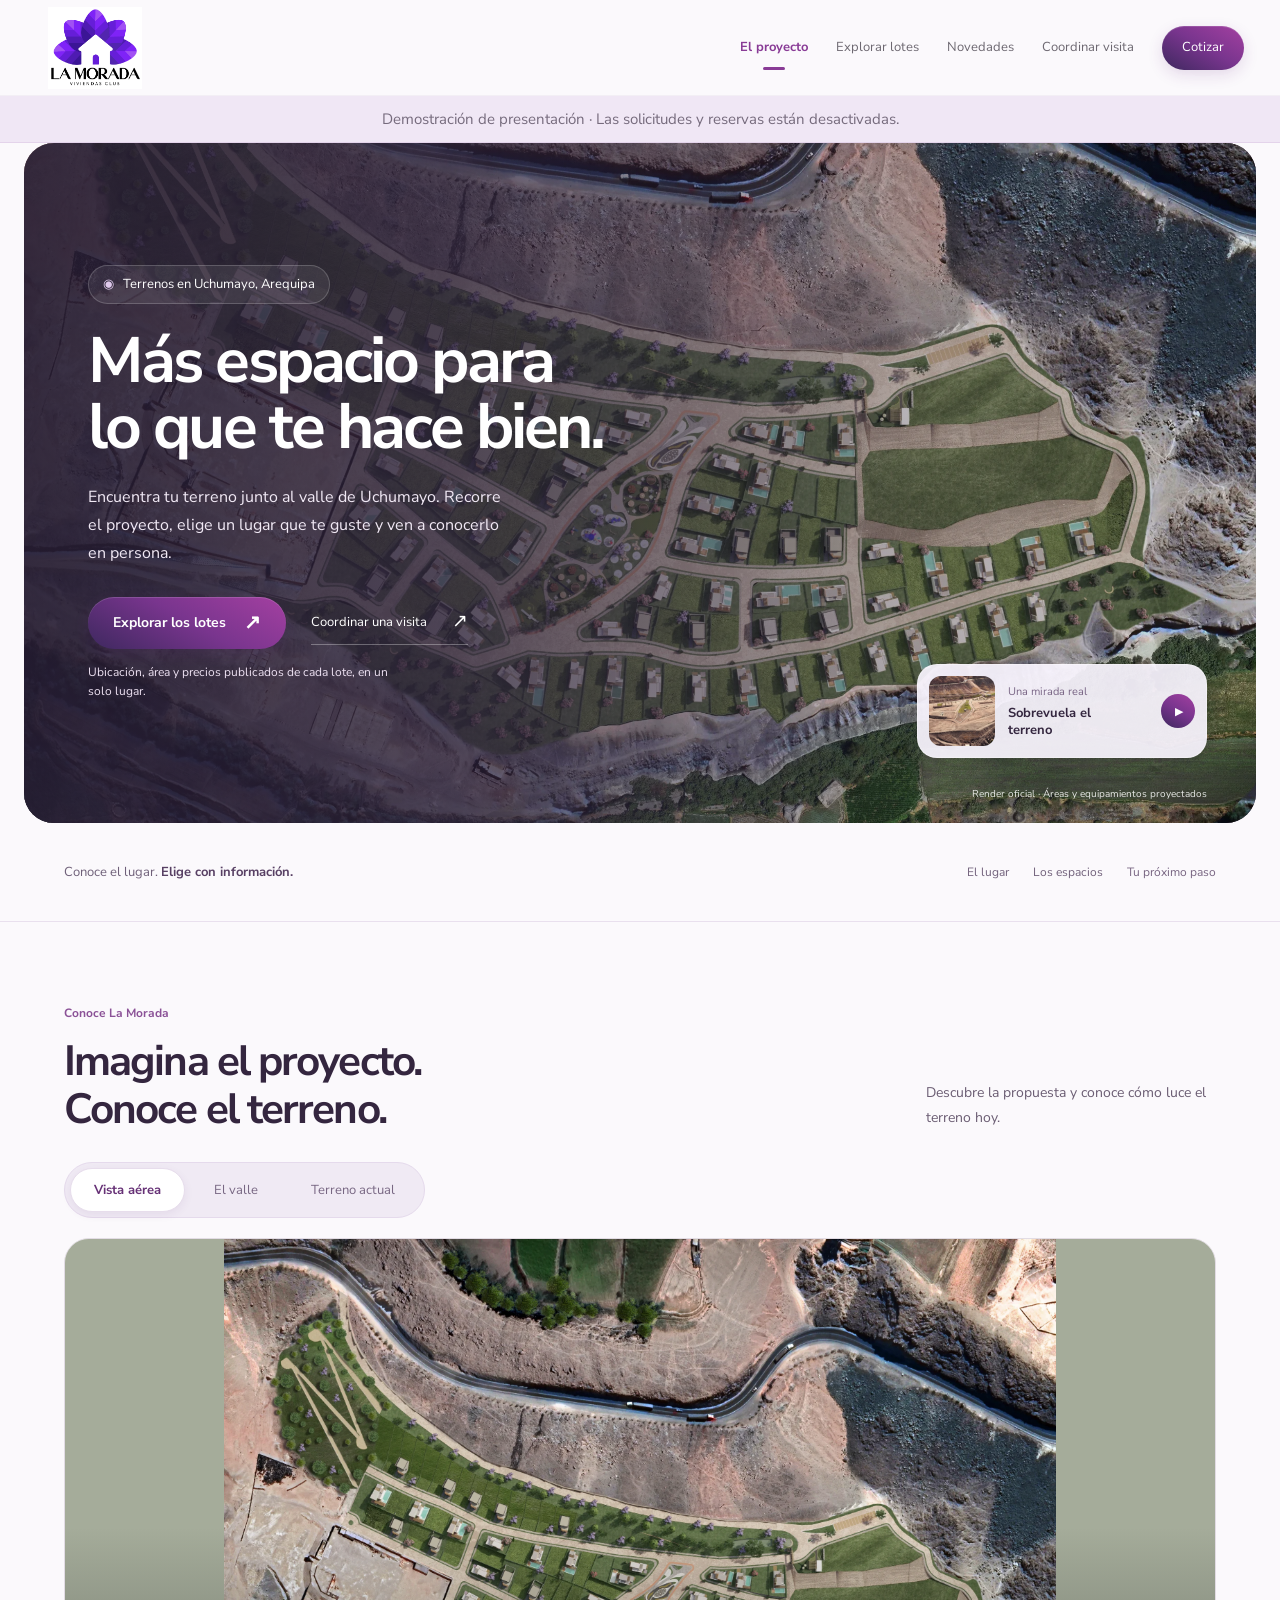
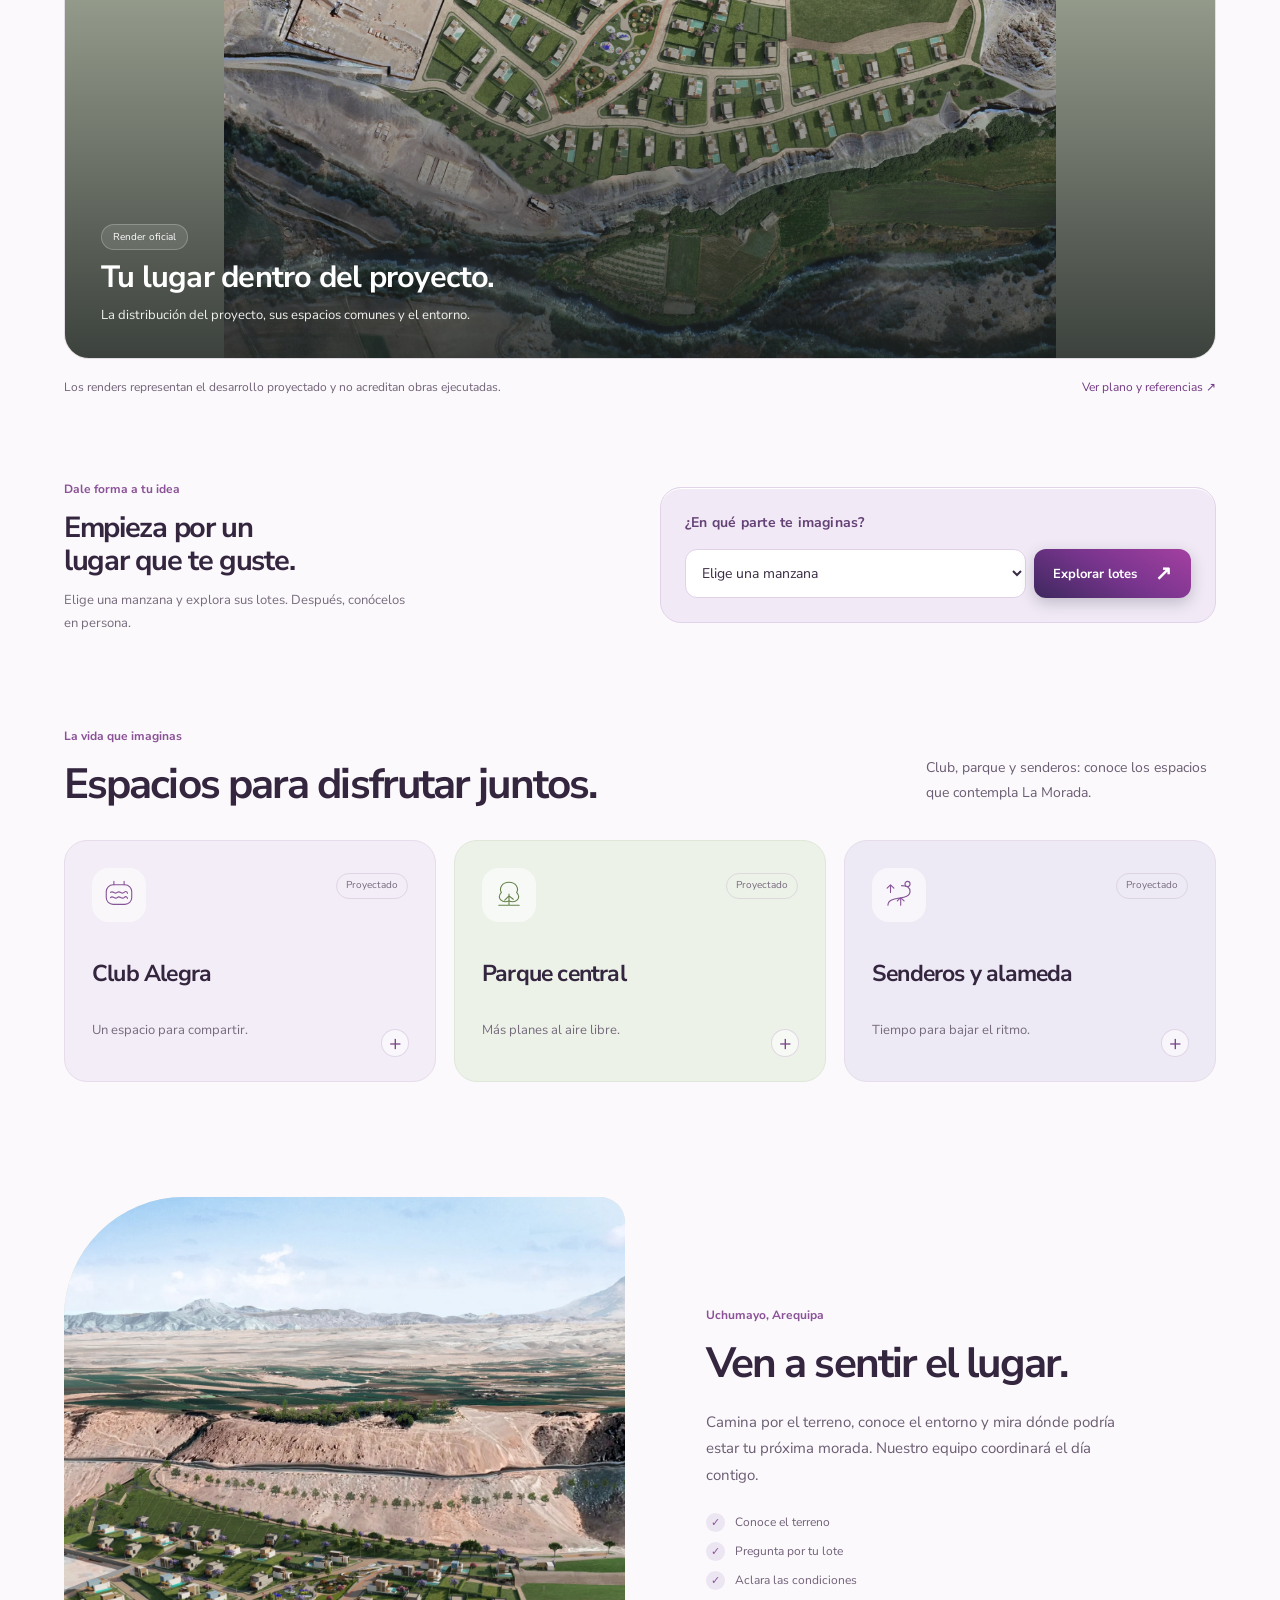
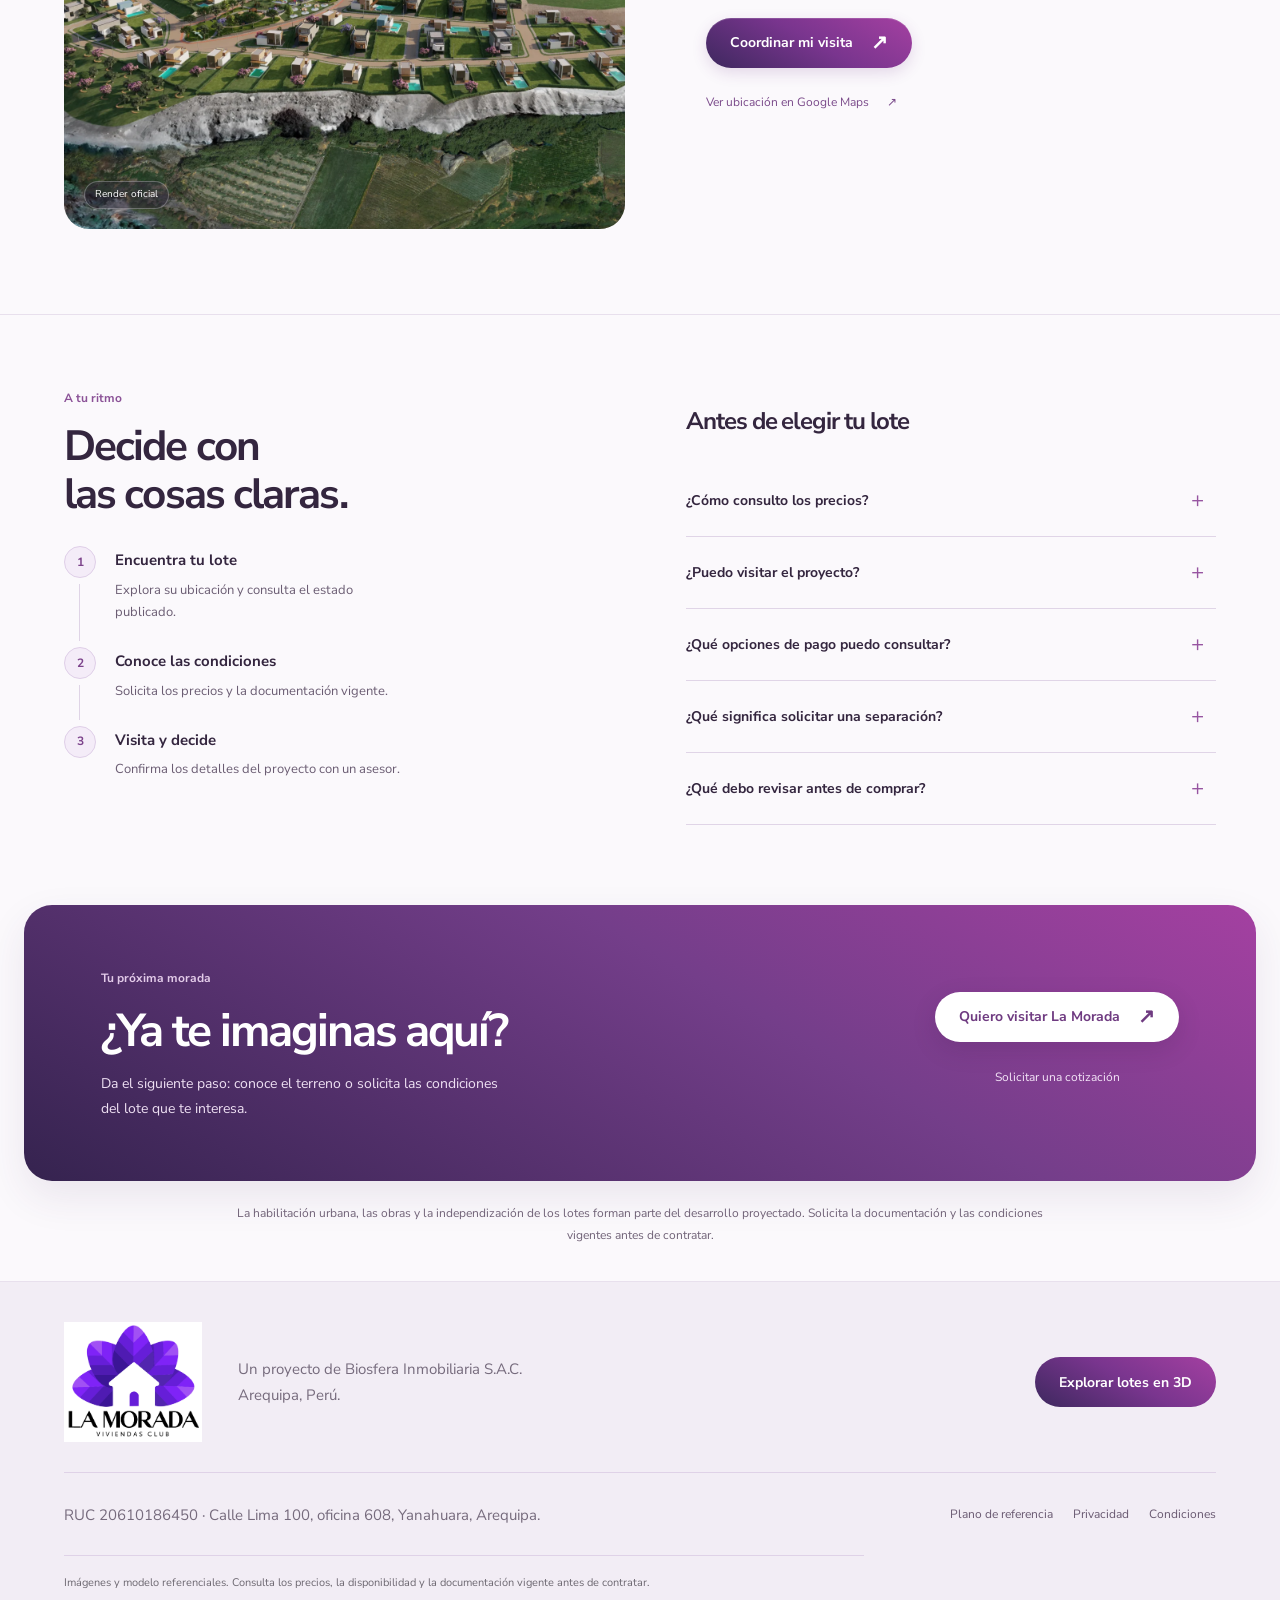
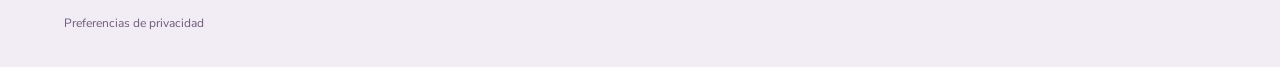
<file: index.html>
<!doctype html>
<html lang="es">
<head><link rel="stylesheet" href="demo.css"><script src="demo.js"></script>
  <meta charset="utf-8">
  <meta name="viewport" content="width=device-width,initial-scale=1">
  <meta name="theme-color" content="#51345f">
  <meta name="description" content="Terrenos en Uchumayo, Arequipa. Conoce La Morada, explora sus lotes y coordina una visita. Precios publicados en soles y dólares.">
  <title>La Morada · Condominio Residencial & Club · Arequipa</title>
  <link rel="stylesheet" href="premium.css">
<link rel="stylesheet" href="site-design.css"><link rel="stylesheet" href="home-design.css"><link rel="preload" href="fonts/nunito-sans.ttf" as="font" type="font/ttf" crossorigin><link rel="preload" href="fonts/nunito-sans-bold.ttf" as="font" type="font/ttf" crossorigin><link rel="stylesheet" href="loading-ui.css"><script src="loading-ui.js"></script></head>
<body class="home-page">
  <a class="skip" href="#contenido">Saltar al contenido</a>

  <!-- Header -->
  <header class="site-header"><a class="brand wordmark brand-official" href="index.html" aria-label="La Morada · Inicio"><img src="assets/brand/logo-color.png" width="739" height="643" alt="La Morada · Viviendas Club"></a><nav aria-label="Principal"><a href="index.html" aria-current="page">El proyecto</a><a href="recorrido.html">Explorar lotes</a><a href="comunidad.html">Novedades</a><a href="contacto.html">Coordinar visita</a><a href="cotizacion.html" class="nav-cta">Cotizar</a></nav></header>

  <main id="contenido">
    <section class="hero" aria-labelledby="hero-title">
      <div class="hero-image"><img width="2400" height="2071" fetchpriority="high" src="assets/render-oficial-aereo.webp" alt="Render oficial aéreo de La Morada junto al valle de Uchumayo"></div>
      <div class="hero-copy"><span class="hero-location"><span aria-hidden="true">◉</span> Terrenos en Uchumayo, Arequipa</span><h1 id="hero-title">Más espacio para <br>lo que te hace bien.</h1><p>Encuentra tu terreno junto al valle de Uchumayo. Recorre el proyecto, elige un lugar que te guste y ven a conocerlo en persona.</p>
      <div class="hero-actions"><a class="button home-primary" href="recorrido.html">Explorar los lotes <span aria-hidden="true">↗</span></a><a class="hero-visit" href="contacto.html">Coordinar una visita <span aria-hidden="true">↗</span></a></div><p class="hero-assurance">Ubicación, área y precios publicados de cada lote, en un solo lugar.</p></div>
      <button class="terrain-preview" type="button" data-open-terrain><img src="assets/video/terreno-poster.jpg" alt="" width="1280" height="720"><span><small>Una mirada real</small><strong>Sobrevuela el terreno</strong></span><span class="play-symbol" aria-hidden="true">▶</span></button>
      <span class="hero-disclosure">Render oficial · Áreas y equipamientos proyectados</span>
    </section>
    <div class="home-intro-bar"><p>Conoce el lugar. <strong>Elige con información.</strong></p><nav aria-label="Descubre La Morada"><a href="#miradas">El lugar</a><a href="#espacios">Los espacios</a><a href="#elegir">Tu próximo paso</a></nav></div>
    <section class="home-gallery home-section" id="miradas" aria-labelledby="gallery-title">
      <div class="section-heading"><div><span class="section-kicker">Conoce La Morada</span><h2 id="gallery-title">Imagina el proyecto.<br>Conoce el terreno.</h2></div><p>Descubre la propuesta y conoce cómo luce el terreno hoy.</p></div>
      <div class="gallery-tabs" role="tablist" aria-label="Vistas del proyecto"><button id="view-aerial" role="tab" aria-selected="true" aria-controls="panel-aerial" tabindex="0">Vista aérea</button><button id="view-valley" role="tab" aria-selected="false" aria-controls="panel-valley" tabindex="-1">El valle</button><button id="view-today" role="tab" aria-selected="false" aria-controls="panel-today" tabindex="-1">Terreno actual</button></div>
      <div class="gallery-stage">
       <div id="panel-aerial" class="gallery-panel" role="tabpanel" aria-labelledby="view-aerial" tabindex="0"><figure><img src="assets/render-oficial-aereo.webp" alt="Render oficial cenital: lotización, parque central y Club Alegra" width="2400" height="2071" loading="lazy"><figcaption><span class="gallery-type">Render oficial</span><strong>Tu lugar dentro del proyecto.</strong><span>La distribución del proyecto, sus espacios comunes y el entorno.</span></figcaption></figure></div>
       <div id="panel-valley" class="gallery-panel" role="tabpanel" aria-labelledby="view-valley" tabindex="0" hidden><figure><img src="assets/render-oficial-perspectiva.webp" alt="Render oficial panorámico de La Morada y el paisaje del valle" width="2400" height="1580" loading="lazy"><figcaption><span class="gallery-type">Render oficial</span><strong>El valle, parte de tu paisaje.</strong><span>Una vista de la propuesta residencial en su entorno natural.</span></figcaption></figure></div>
       <div id="panel-today" class="gallery-panel" role="tabpanel" aria-labelledby="view-today" tabindex="0" hidden><figure><img src="assets/video/terreno-poster.jpg" alt="Fotograma real del terreno de La Morada captado por dron" width="1280" height="720" loading="lazy"><button class="gallery-play" type="button" data-open-terrain><span aria-hidden="true">▶</span> Ver video del terreno</button><figcaption><span class="gallery-type">Imágenes reales</span><strong>Una mirada al terreno actual.</strong><span>Video proporcionado por el propietario. Reprodúcelo cuando quieras.</span></figcaption></figure></div>
      </div><div class="gallery-footnote"><p>Los renders representan el desarrollo proyectado y no acreditan obras ejecutadas.</p><a href="plano.html">Ver plano y referencias <span aria-hidden="true">↗</span></a></div>
    </section>
    <section class="home-finder-section home-section" aria-label="Encuentra tu lote"><div><span class="section-kicker">Dale forma a tu idea</span><h2>Empieza por un lugar que te guste.</h2><p>Elige una manzana y explora sus lotes. Después, conócelos en persona.</p></div><div class="home-lot-finder"><label class="finder-title" for="heroBlockSelect">¿En qué parte te imaginas?</label><div class="finder-inputs"><select id="heroBlockSelect" aria-label="Seleccionar manzana">
              <option value="">Elige una manzana</option>
              <option value="A">Manzana A · 4 lotes</option>
              <option value="B" disabled>Manzana B · Fuera de venta</option>
              <option value="C">Manzana C · 17 lotes</option>
              <option value="D">Manzana D · 20 lotes</option>
              <option value="E">Manzana E · 14 lotes</option>
              <option value="F">Manzana F · 16 lotes</option>
              <option value="G">Manzana G · 16 lotes</option>
              <option value="H">Manzana H · 8 lotes</option>
              <option value="I" disabled>Manzana I · Fuera de venta</option>
              <option value="J">Manzana J · 13 lotes</option>
              <option value="K">Manzana K · 19 lotes</option>
            </select><a id="heroExploreBtn" class="button home-primary" href="recorrido.html">Explorar lotes <span aria-hidden="true">↗</span></a></div></div></section>
    <section class="home-amenities home-section" id="espacios" aria-labelledby="amenities-title"><div class="section-heading"><div><span class="section-kicker">La vida que imaginas</span><h2 id="amenities-title">Espacios para disfrutar juntos.</h2></div><p>Club, parque y senderos: conoce los espacios que contempla La Morada.</p></div><div class="amenity-cards"><details class="amenity-card"><summary><span class="amenity-icon" aria-hidden="true"><svg viewBox="0 0 40 40" fill="none" focusable="false"><rect x="5" y="8" width="30" height="23" rx="8"/><path d="M10 17c3-3 5 3 8 0s5 3 8 0 4 1 4 1M10 23c3-3 5 3 8 0s5 3 8 0 4 1 4 1M14 8V4m12 4V4"/></svg></span><span class="amenity-stage">Proyectado</span><span class="amenity-card-title">Club Alegra</span><span class="amenity-card-copy">Un espacio para compartir.</span><span class="amenity-expand" aria-hidden="true">+</span></summary><div class="amenity-card-detail"><p>Piscinas y áreas sociales contempladas en el proyecto. Consulta el alcance y las condiciones vigentes con un asesor.</p><a href="recorrido.html">Ubicar en el proyecto <span aria-hidden="true">↗</span></a></div></details><details class="amenity-card"><summary><span class="amenity-icon" aria-hidden="true"><svg viewBox="0 0 40 40" fill="none" focusable="false"><path d="M20 32V19m-5 7 5-5 5 4M8 32h24"/><path d="M20 5c-8 0-12 7-9 12-6 7 1 13 9 10 8 3 15-3 9-10 3-5-1-12-9-12Z"/></svg></span><span class="amenity-stage">Proyectado</span><span class="amenity-card-title">Parque central</span><span class="amenity-card-copy">Más planes al aire libre.</span><span class="amenity-expand" aria-hidden="true">+</span></summary><div class="amenity-card-detail"><p>Juegos, espacios de reunión y una zona de mascotas forman parte de la propuesta del parque. Ubícalos en el explorador.</p><a href="recorrido.html?vista=parque">Ubicar en el proyecto <span aria-hidden="true">↗</span></a></div></details><details class="amenity-card"><summary><span class="amenity-icon" aria-hidden="true"><svg viewBox="0 0 40 40" fill="none" focusable="false"><path d="M7 32c0-12 26-5 26-16 0-5-4-7-10-7M10 17V9m-4 3 4-4 4 4M22 32v-8m-4 3 4-4 4 4"/><circle cx="30" cy="7" r="3"/></svg></span><span class="amenity-stage">Proyectado</span><span class="amenity-card-title">Senderos y alameda</span><span class="amenity-card-copy">Tiempo para bajar el ritmo.</span><span class="amenity-expand" aria-hidden="true">+</span></summary><div class="amenity-card-detail"><p>El proyecto contempla áreas de arborización, recorridos peatonales y una zona de trekking.</p><a href="recorrido.html?vista=parque">Ubicar en el proyecto <span aria-hidden="true">↗</span></a></div></details></div></section>
    <section class="home-arrival home-section" aria-labelledby="arrival-title"><div class="arrival-photo"><img src="assets/render-oficial-perspectiva.webp" width="2400" height="1580" alt="Paisaje del valle de Uchumayo en el render oficial del proyecto" width="2400" height="1580" loading="lazy"><span>Render oficial</span></div><div class="arrival-copy"><span class="section-kicker">Uchumayo, Arequipa</span><h2 id="arrival-title">Ven a sentir el lugar.</h2><p>Camina por el terreno, conoce el entorno y mira dónde podría estar tu próxima morada. Nuestro equipo coordinará el día contigo.</p><ul class="visit-expectations"><li>Conoce el terreno</li><li>Pregunta por tu lote</li><li>Aclara las condiciones</li></ul><a class="button home-primary" href="contacto.html">Coordinar mi visita <span aria-hidden="true">↗</span></a><a class="arrival-map" href="https://maps.app.goo.gl/XadCXwAyyn6ptuuSA" target="_blank" rel="noopener noreferrer">Ver ubicación en Google Maps <span aria-hidden="true">↗</span></a></div></section>
    <section class="home-decision home-section" id="elegir"><div class="decision-copy"><span class="section-kicker">A tu ritmo</span><h2>Decide con<br>las cosas claras.</h2><ol class="home-steps"><li><strong>Encuentra tu lote</strong><p>Explora su ubicación y consulta el estado publicado.</p></li><li><strong>Conoce las condiciones</strong><p>Solicita los precios y la documentación vigente.</p></li><li><strong>Visita y decide</strong><p>Confirma los detalles del proyecto con un asesor.</p></li></ol></div><div class="project-faq"><h3>Antes de elegir tu lote</h3><details name="home-faq"><summary>¿Cómo consulto los precios?</summary><p>Elige un lote en el explorador y selecciona soles o dólares. Son dos precios publicados por el propietario, sin conversión de moneda.</p></details><details name="home-faq"><summary>¿Puedo visitar el proyecto?</summary><p>Sí. Envía tu solicitud y un asesor coordinará contigo la fecha y la hora de la visita.</p></details><details name="home-faq"><summary>¿Qué opciones de pago puedo consultar?</summary><p>Consulta los planes disponibles para el lote que te interesa. Un asesor te confirmará la inicial, las cuotas y las condiciones vigentes.</p></details><details name="home-faq"><summary>¿Qué significa solicitar una separación?</summary><p>Registra tu interés. Un asesor debe confirmar la disponibilidad y las condiciones para formalizarla; la solicitud no reserva automáticamente el lote.</p></details><details name="home-faq"><summary>¿Qué debo revisar antes de comprar?</summary><p>Solicita la documentación vigente, la situación registral, las obras y plazos previstos, y las condiciones de pago y devolución. Los renders y las casas del modelo son referenciales.</p></details></div></section>
    <section class="home-closing"><div><span class="section-kicker">Tu próxima morada</span><h2>¿Ya te imaginas aquí?</h2><p>Da el siguiente paso: conoce el terreno o solicita las condiciones del lote que te interesa.</p></div><div class="home-closing-actions"><a class="button" href="contacto.html">Quiero visitar La Morada <span aria-hidden="true">↗</span></a><a href="cotizacion.html">Solicitar una cotización</a></div></section>
    <p class="home-project-note">La habilitación urbana, las obras y la independización de los lotes forman parte del desarrollo proyectado. Solicita la documentación y las condiciones vigentes antes de contratar.</p>
  </main>
  <dialog id="terrain-video-dialog" class="terrain-video-dialog" aria-labelledby="terrain-video-title"><div class="video-dialog-heading"><div><small>Imágenes reales del terreno</small><h2 id="terrain-video-title">La Morada, desde el aire.</h2></div><button type="button" class="video-close" aria-label="Cerrar video">✕</button></div><video controls playsinline preload="none" poster="assets/video/terreno-poster.jpg" data-src="assets/video/la-morada-terreno.mp4"></video><p>Video proporcionado por el propietario. <a href="assets/video/la-morada-terreno.mp4" target="_blank" rel="noopener">Abrir video</a></p></dialog>
  <footer class="site-footer"><div class="footer-main"><a class="footer-brand brand-official" href="index.html" aria-label="La Morada · Inicio"><img src="assets/brand/logo-color.png" width="739" height="643" alt="La Morada · Viviendas Club" loading="lazy"></a><p>Un proyecto de Biosfera Inmobiliaria S.A.C.<br>Arequipa, Perú.</p><a class="button" href="recorrido.html">Explorar lotes en 3D</a></div><div class="footer-bottom"><p>RUC 20610186450 · Calle Lima 100, oficina 608, Yanahuara, Arequipa.</p><nav aria-label="Información"><a href="plano.html">Plano de referencia</a><a href="privacidad.html">Privacidad</a><a href="condiciones.html">Condiciones</a></nav></div><small>Imágenes y modelo referenciales. Consulta los precios, la disponibilidad y la documentación vigente antes de contratar.</small></footer>

  <script src="site.js"></script>
  <script type="module" src="home.js"></script>
</body>
</html>
</file>
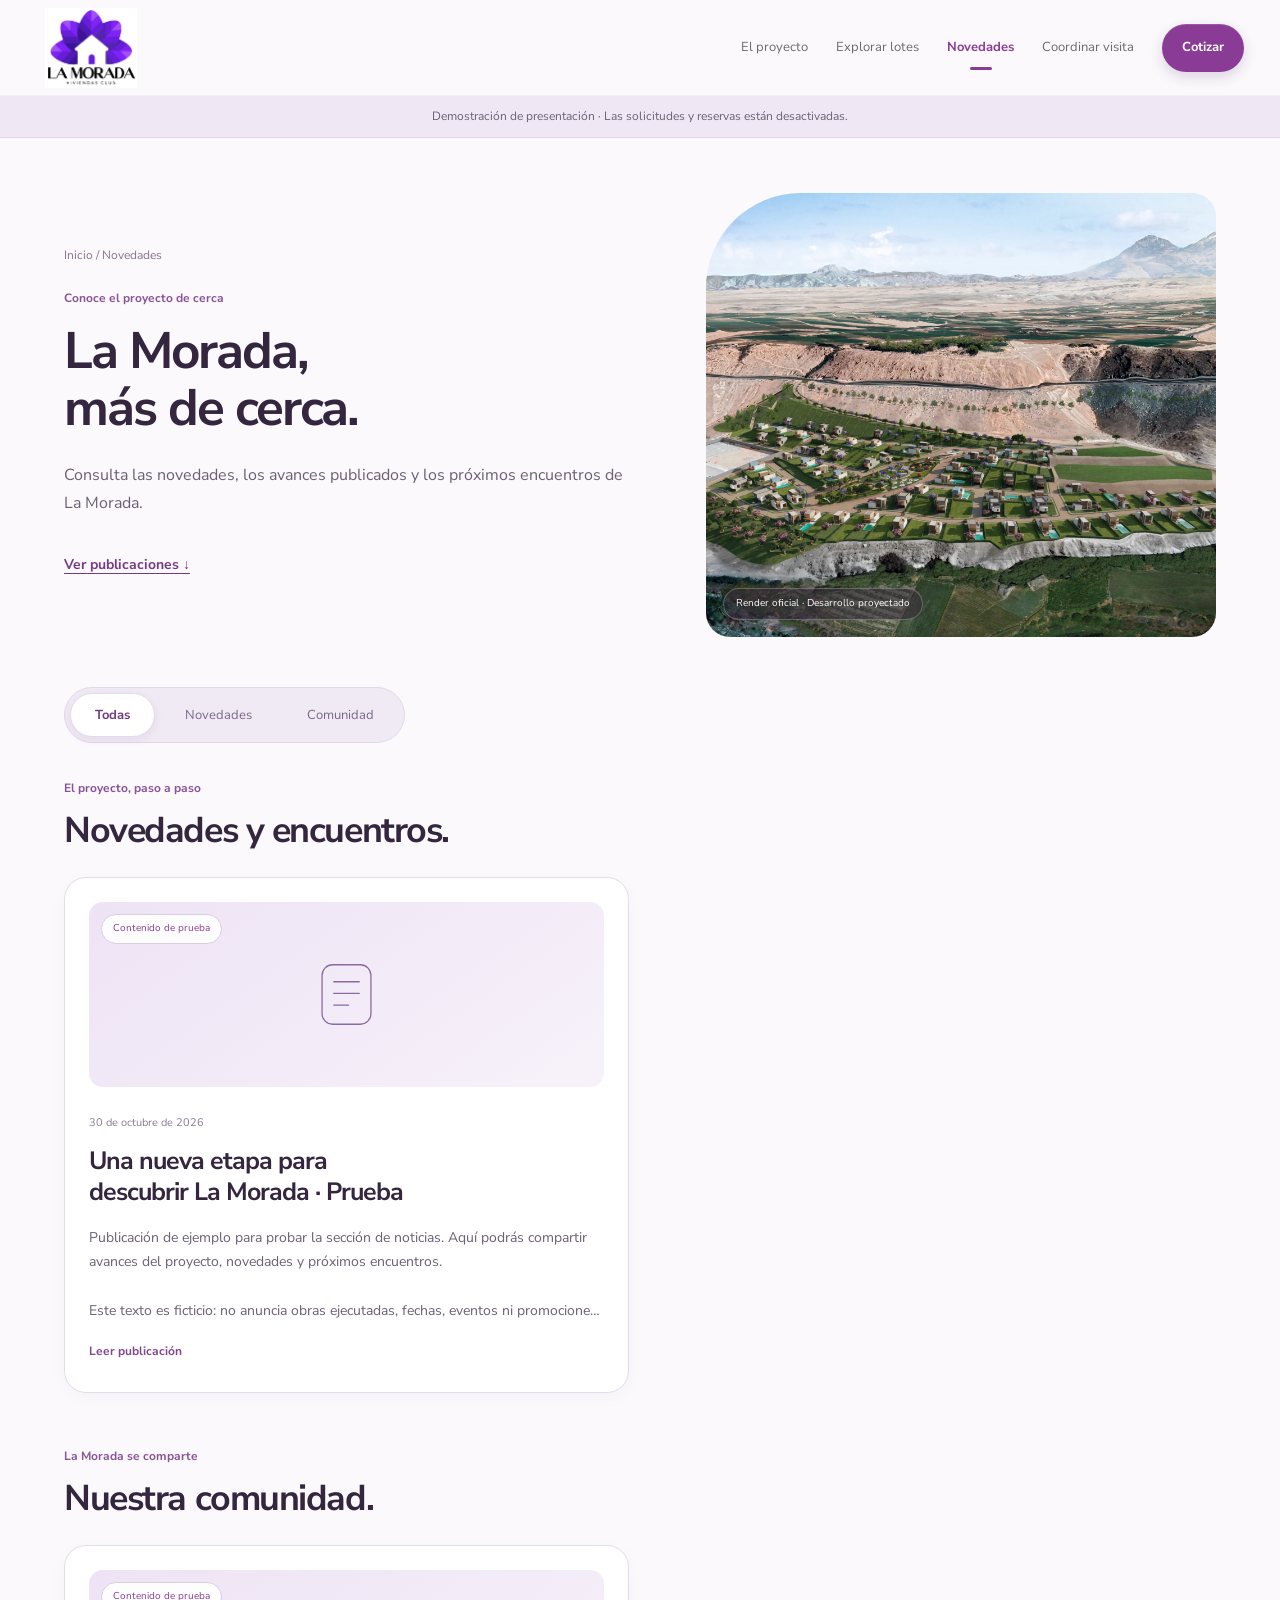
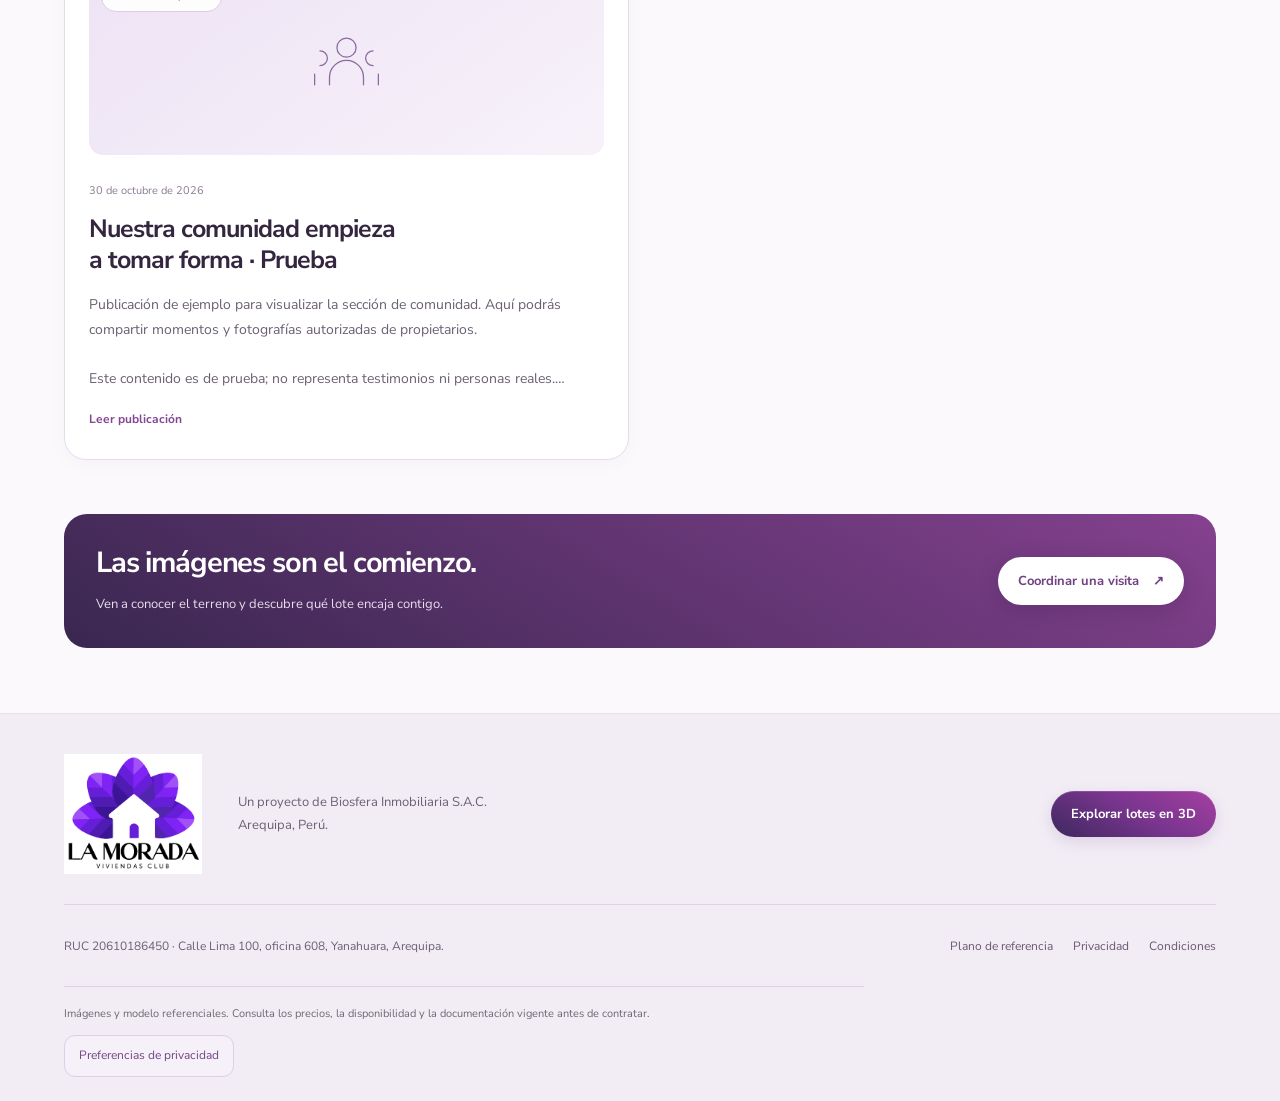
<file: comunidad.html>
<!doctype html><html lang="es"><head><link rel="stylesheet" href="demo.css"><script src="demo.js"></script><meta charset="utf-8"><meta name="viewport" content="width=device-width,initial-scale=1"><title>Novedades y comunidad · La Morada</title><meta name="description" content="Noticias, avances, eventos y comunidad del proyecto La Morada en Arequipa."><link rel="stylesheet" href="premium.css"><style>.community{max-width:1120px;margin:60px auto;padding:24px}.community h1{font-size:clamp(36px,6vw,70px);letter-spacing:-.03em}.content-grid{display:grid;grid-template-columns:repeat(auto-fit,minmax(260px,1fr));gap:28px}.story{border-bottom:1px solid #d4c8d8;padding-bottom:24px}.story img{width:100%;aspect-ratio:4/3;object-fit:cover;border-radius:12px}.story p{white-space:pre-wrap;line-height:1.7}.story h3{font-size:24px}</style><link rel="stylesheet" href="site-design.css"><link rel="stylesheet" href="interface-design.css"><link rel="stylesheet" href="loading-ui.css"><script src="loading-ui.js"></script></head><body class="interface-page comunidad-page"><a class="skip" href="#contenido">Saltar al contenido</a><header class="site-header"><a class="brand wordmark brand-official" href="index.html" aria-label="La Morada · Inicio"><img src="assets/brand/logo-color.png" width="739" height="643" alt="La Morada · Viviendas Club"></a><nav aria-label="Principal"><a href="index.html">El proyecto</a><a href="recorrido.html">Explorar lotes</a><a href="comunidad.html" aria-current="page">Novedades</a><a href="contacto.html">Coordinar visita</a><a href="cotizacion.html" class="nav-cta">Cotizar</a></nav></header><main id="contenido" class="community"><section class="community-intro"><div><a class="page-back" href="index.html">Inicio / Novedades</a><span class="ui-kicker">Conoce el proyecto de cerca</span><h1>La Morada,<br>más de cerca.</h1><p>Consulta las novedades, los avances publicados y los próximos encuentros de La Morada.</p><a class="text-link" href="#publicaciones">Ver publicaciones <span aria-hidden="true">↓</span></a></div><figure><img src="assets/render-oficial-perspectiva.webp" width="2400" height="1580" alt="Render oficial del proyecto La Morada y el valle de Uchumayo"><figcaption>Render oficial · Desarrollo proyectado</figcaption></figure></section><div id="publicaciones" class="community-filters" role="group" aria-label="Filtrar publicaciones"><button type="button" data-community-filter="all" aria-pressed="true">Todas</button><button type="button" data-community-filter="news" aria-pressed="false">Novedades</button><button type="button" data-community-filter="owner" aria-pressed="false">Comunidad</button></div><section class="community-section" data-publication-kind="news"><div class="ui-section-heading"><span class="ui-kicker">El proyecto, paso a paso</span><h2>Novedades y encuentros.</h2></div><div id="news" class="content-grid" aria-live="polite">Cargando novedades…</div></section><section class="community-section" data-publication-kind="owner"><div class="ui-section-heading"><span class="ui-kicker">La Morada se comparte</span><h2>Nuestra comunidad.</h2></div><div id="owners" class="content-grid" aria-live="polite">Cargando fotografías…</div></section><aside class="ui-next-step"><div><h2>Las imágenes son el comienzo.</h2><p>Ven a conocer el terreno y descubre qué lote encaja contigo.</p></div><a class="button" href="contacto.html">Coordinar una visita <span aria-hidden="true">↗</span></a></aside></main><footer class="site-footer"><div class="footer-main"><a class="footer-brand brand-official" href="index.html" aria-label="La Morada · Inicio"><img src="assets/brand/logo-color.png" width="739" height="643" alt="La Morada · Viviendas Club" loading="lazy"></a><p>Un proyecto de Biosfera Inmobiliaria S.A.C.<br>Arequipa, Perú.</p><a class="button" href="recorrido.html">Explorar lotes en 3D</a></div><div class="footer-bottom"><p>RUC 20610186450 · Calle Lima 100, oficina 608, Yanahuara, Arequipa.</p><nav aria-label="Información"><a href="plano.html">Plano de referencia</a><a href="privacidad.html">Privacidad</a><a href="condiciones.html">Condiciones</a></nav></div><small>Imágenes y modelo referenciales. Consulta los precios, la disponibilidad y la documentación vigente antes de contratar.</small></footer><script src="community.js"></script><script src="site.js"></script><script type="module" src="interface.js"></script></body></html>
</file>
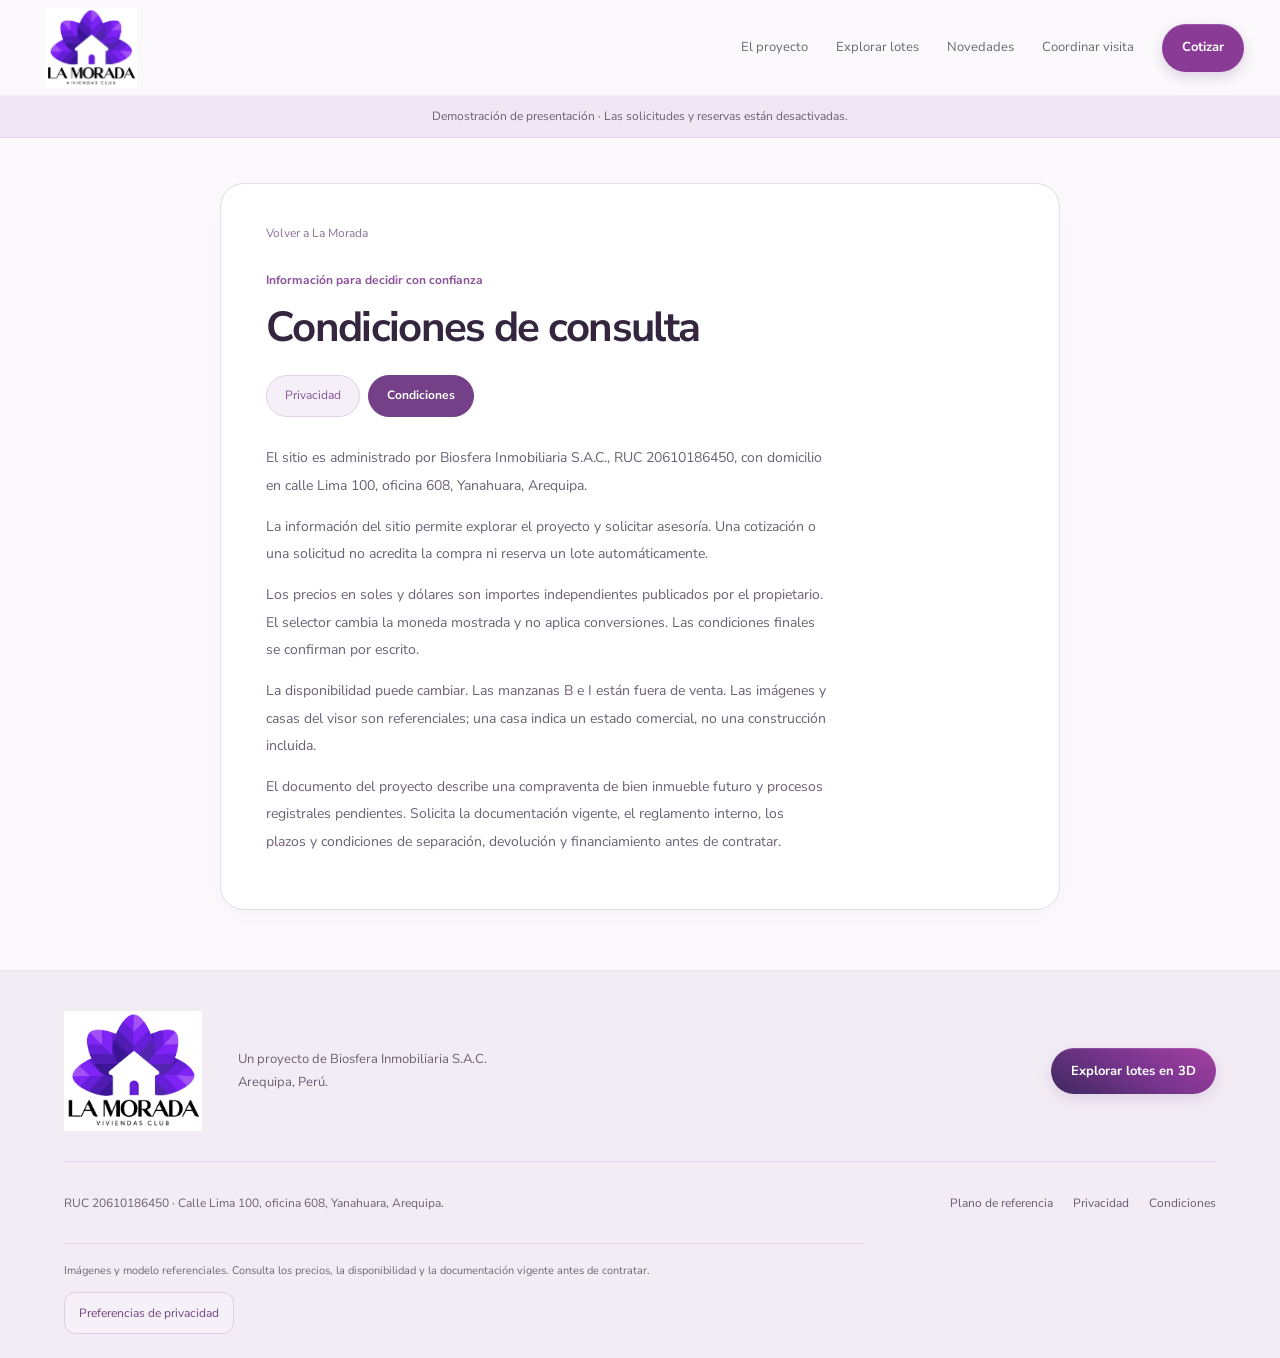
<file: condiciones.html>
<!doctype html><html lang="es"><head><link rel="stylesheet" href="demo.css"><script src="demo.js"></script><meta charset="utf-8"><meta name="viewport" content="width=device-width,initial-scale=1"><meta name="robots" content="noindex"><title>Condiciones de consulta · La Morada</title><link rel="stylesheet" href="premium.css"><link rel="stylesheet" href="site-design.css"><link rel="stylesheet" href="interface-design.css"><link rel="stylesheet" href="loading-ui.css"><script src="loading-ui.js"></script></head><body class="interface-page condiciones-page"><a class="skip" href="#contenido">Saltar al contenido</a><header class="site-header"><a class="brand wordmark brand-official" href="index.html" aria-label="La Morada · Inicio"><img src="assets/brand/logo-color.png" width="739" height="643" alt="La Morada · Viviendas Club"></a><nav aria-label="Principal"><a href="index.html">El proyecto</a><a href="recorrido.html">Explorar lotes</a><a href="comunidad.html">Novedades</a><a href="contacto.html">Coordinar visita</a><a href="cotizacion.html" class="nav-cta">Cotizar</a></nav></header><main id="contenido" class="legal-page"><a href="index.html">Volver a La Morada</a><span class="ui-kicker">Información para decidir con confianza</span><h1>Condiciones de consulta</h1><nav class="legal-navigation" aria-label="Documentos"><a href="privacidad.html">Privacidad</a><a href="condiciones.html" aria-current="page">Condiciones</a></nav><p>El sitio es administrado por Biosfera Inmobiliaria S.A.C., RUC 20610186450, con domicilio en calle Lima 100, oficina 608, Yanahuara, Arequipa.</p><p>La información del sitio permite explorar el proyecto y solicitar asesoría. Una cotización o una solicitud no acredita la compra ni reserva un lote automáticamente.</p><p>Los precios en soles y dólares son importes independientes publicados por el propietario. El selector cambia la moneda mostrada y no aplica conversiones. Las condiciones finales se confirman por escrito.</p><p>La disponibilidad puede cambiar. Las manzanas B e I están fuera de venta. Las imágenes y casas del visor son referenciales; una casa indica un estado comercial, no una construcción incluida.</p><p>El documento del proyecto describe una compraventa de bien inmueble futuro y procesos registrales pendientes. Solicita la documentación vigente, el reglamento interno, los plazos y condiciones de separación, devolución y financiamiento antes de contratar.</p></main><footer class="site-footer"><div class="footer-main"><a class="footer-brand brand-official" href="index.html" aria-label="La Morada · Inicio"><img src="assets/brand/logo-color.png" width="739" height="643" alt="La Morada · Viviendas Club" loading="lazy"></a><p>Un proyecto de Biosfera Inmobiliaria S.A.C.<br>Arequipa, Perú.</p><a class="button" href="recorrido.html">Explorar lotes en 3D</a></div><div class="footer-bottom"><p>RUC 20610186450 · Calle Lima 100, oficina 608, Yanahuara, Arequipa.</p><nav aria-label="Información"><a href="plano.html">Plano de referencia</a><a href="privacidad.html">Privacidad</a><a href="condiciones.html">Condiciones</a></nav></div><small>Imágenes y modelo referenciales. Consulta los precios, la disponibilidad y la documentación vigente antes de contratar.</small></footer><script src="site.js"></script><script type="module" src="interface.js"></script></body></html>
</file>
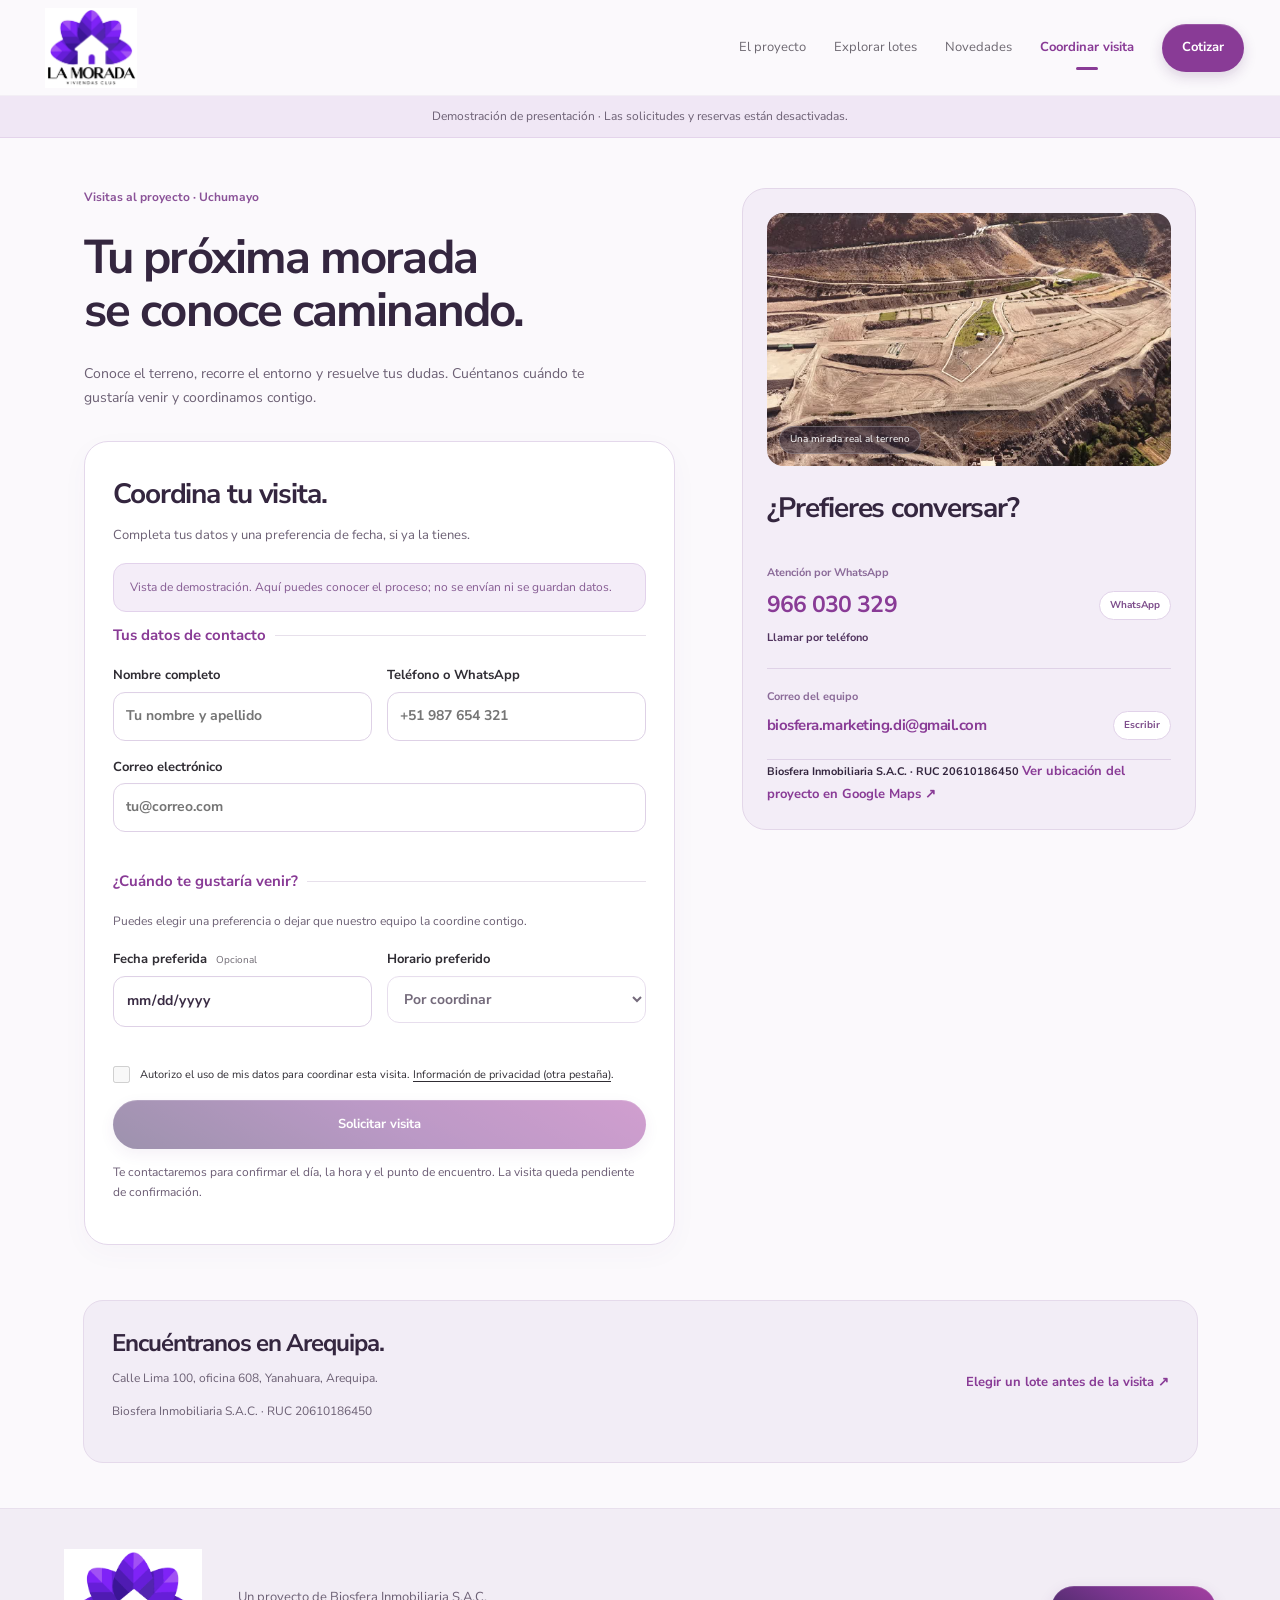
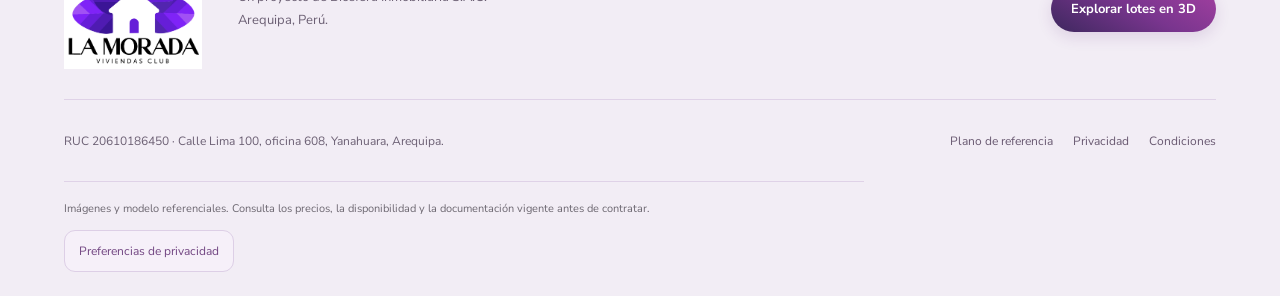
<file: contacto.html>
<!doctype html>
<html lang="es">
<head><link rel="stylesheet" href="demo.css"><script src="demo.js"></script>
  <meta charset="utf-8">
  <meta name="viewport" content="width=device-width,initial-scale=1">
  <meta name="theme-color" content="#51345f">
  <meta name="description" content="Contacto comercial · La Morada Condominio & Club. Teléfonos, WhatsApp y coordinación de visitas al terreno en Arequipa.">
  <title>Contacto & Visitas al Terreno · La Morada</title>
  <link rel="stylesheet" href="premium.css">
<link rel="stylesheet" href="site-design.css"><link rel="stylesheet" href="interface-design.css"><link rel="stylesheet" href="loading-ui.css"><script src="loading-ui.js"></script></head>
<body class="interface-page visit-page">
  <a class="skip" href="#contenido">Saltar al contenido</a>

  <header class="site-header"><a class="brand wordmark brand-official" href="index.html" aria-label="La Morada · Inicio"><img src="assets/brand/logo-color.png" width="739" height="643" alt="La Morada · Viviendas Club"></a><nav aria-label="Principal"><a href="index.html">El proyecto</a><a href="recorrido.html">Explorar lotes</a><a href="comunidad.html">Novedades</a><a href="contacto.html" aria-current="page">Coordinar visita</a><a href="cotizacion.html" class="nav-cta">Cotizar</a></nav></header>

  <main id="contenido">
    <section class="contact-layout">
      <!-- Left: Context and Visit Request Form -->
      <div>
        <span class="eyebrow">Visitas al proyecto · Uchumayo</span>
        <h1>Tu próxima morada<br>se conoce caminando.</h1>
        <p>Conoce el terreno, recorre el entorno y resuelve tus dudas. Cuéntanos cuándo te gustaría venir y coordinamos contigo.</p>

        <!-- Quick Visit Appointment Card -->
        <div class="visit-card">
          <div class="visit-header">
            
            <h2>Coordina tu visita.</h2>
          </div>
          <p class="visit-desc">Completa tus datos y una preferencia de fecha, si ya la tienes.</p>

          <form id="visitForm"><fieldset class="form-group"><legend>Tus datos de contacto</legend><div class="field-row"><label>Nombre completo<input id="visitName" name="name" maxlength="120" autocomplete="name" required placeholder="Tu nombre y apellido"></label><label>Teléfono o WhatsApp<input id="visitPhone" name="phone" type="tel" inputmode="tel" maxlength="40" autocomplete="tel" required placeholder="+51 987 654 321"></label></div><label>Correo electrónico<input id="visitEmail" name="email" type="email" autocomplete="email" maxlength="254" spellcheck="false" required placeholder="tu@correo.com"></label></fieldset><fieldset class="form-group"><legend>¿Cuándo te gustaría venir?</legend><p class="field-help">Puedes elegir una preferencia o dejar que nuestro equipo la coordine contigo.</p><div class="field-row"><label>Fecha preferida <span class="optional">Opcional</span><input id="visitDate" name="date" type="date"></label><label>Horario preferido<select id="visitTime" name="time"><option value="">Por coordinar</option><option value="Mañana (9:00 am - 12:00 pm)">Mañana · 9:00 a 12:00</option><option value="Tarde (2:00 pm - 5:00 pm)">Tarde · 14:00 a 17:00</option><option value="Fin de semana (Sábado / Domingo)">Fin de semana</option></select></label></div></fieldset><label class="consent-label"><input id="visitConsent" type="checkbox" required> Autorizo el uso de mis datos para coordinar esta visita. <a href="privacidad.html" target="_blank" rel="noopener">Información de privacidad (otra pestaña)</a>.</label><button type="submit" class="button brand-action">Solicitar visita</button><p class="form-expectation">Te contactaremos para confirmar el día, la hora y el punto de encuentro. La visita queda pendiente de confirmación.</p><p id="visitStatus" role="status"></p></form>
        </div>
      </div>

      <!-- Right: Direct Contact Channels Card -->
      <div class="contact-panel"><figure class="visit-preview"><img src="assets/video/terreno-poster.jpg" width="1280" height="720" alt="Vista real del terreno de La Morada desde el aire"><figcaption>Una mirada real al terreno</figcaption></figure>
        
        <h2>¿Prefieres conversar?</h2>

        <!-- Advisor 1 -->
        <div class="advisor-item">
          <small>Atención por WhatsApp</small>
          <a class="contact-link" href="https://api.whatsapp.com/send?phone=51966030329&text=Hola%2C%20quisiera%20consultar%20sobre%20el%20proyecto%20La%20Morada" target="_blank" rel="noopener noreferrer">
            <strong>966 030 329</strong>
            <span class="chat-pill">WhatsApp </span>
          </a>
          <a class="phone-call-link" href="tel:+51966030329"> Llamar por teléfono</a>
        </div>

        <!-- Email -->
        <div class="advisor-item">
          <small>Correo del equipo</small>
          <a class="contact-link" href="mailto:biosfera.marketing.di@gmail.com?subject=Consulta%20sobre%20Proyecto%20La%20Morada">
            <strong class="email">biosfera.marketing.di@gmail.com</strong>
            <span class="chat-pill">Escribir</span>
          </a>
        </div>

        <!-- Corporate info -->
        <div class="contact-location">
          <strong>Biosfera Inmobiliaria S.A.C. · RUC 20610186450</strong>
          <a class="text-link" href="https://maps.app.goo.gl/XadCXwAyyn6ptuuSA" target="_blank" rel="noopener noreferrer">Ver ubicación del proyecto en Google Maps ↗</a>
          
        </div>
      </div>
    </section>

<section class="contact-bottom"><div><h2>Encuéntranos en Arequipa.</h2><p>Calle Lima 100, oficina 608, Yanahuara, Arequipa.</p><p>Biosfera Inmobiliaria S.A.C. · RUC 20610186450</p></div><a class="text-link" href="recorrido.html">Elegir un lote antes de la visita <span aria-hidden="true">↗</span></a></section>
  </main>

  <footer class="site-footer"><div class="footer-main"><a class="footer-brand brand-official" href="index.html" aria-label="La Morada · Inicio"><img src="assets/brand/logo-color.png" width="739" height="643" alt="La Morada · Viviendas Club" loading="lazy"></a><p>Un proyecto de Biosfera Inmobiliaria S.A.C.<br>Arequipa, Perú.</p><a class="button" href="recorrido.html">Explorar lotes en 3D</a></div><div class="footer-bottom"><p>RUC 20610186450 · Calle Lima 100, oficina 608, Yanahuara, Arequipa.</p><nav aria-label="Información"><a href="plano.html">Plano de referencia</a><a href="privacidad.html">Privacidad</a><a href="condiciones.html">Condiciones</a></nav></div><small>Imágenes y modelo referenciales. Consulta los precios, la disponibilidad y la documentación vigente antes de contratar.</small></footer>

  <script src="site.js"></script>
  <script src="contact.js"></script>
<script type="module" src="interface.js"></script></body>
</html>
</file>
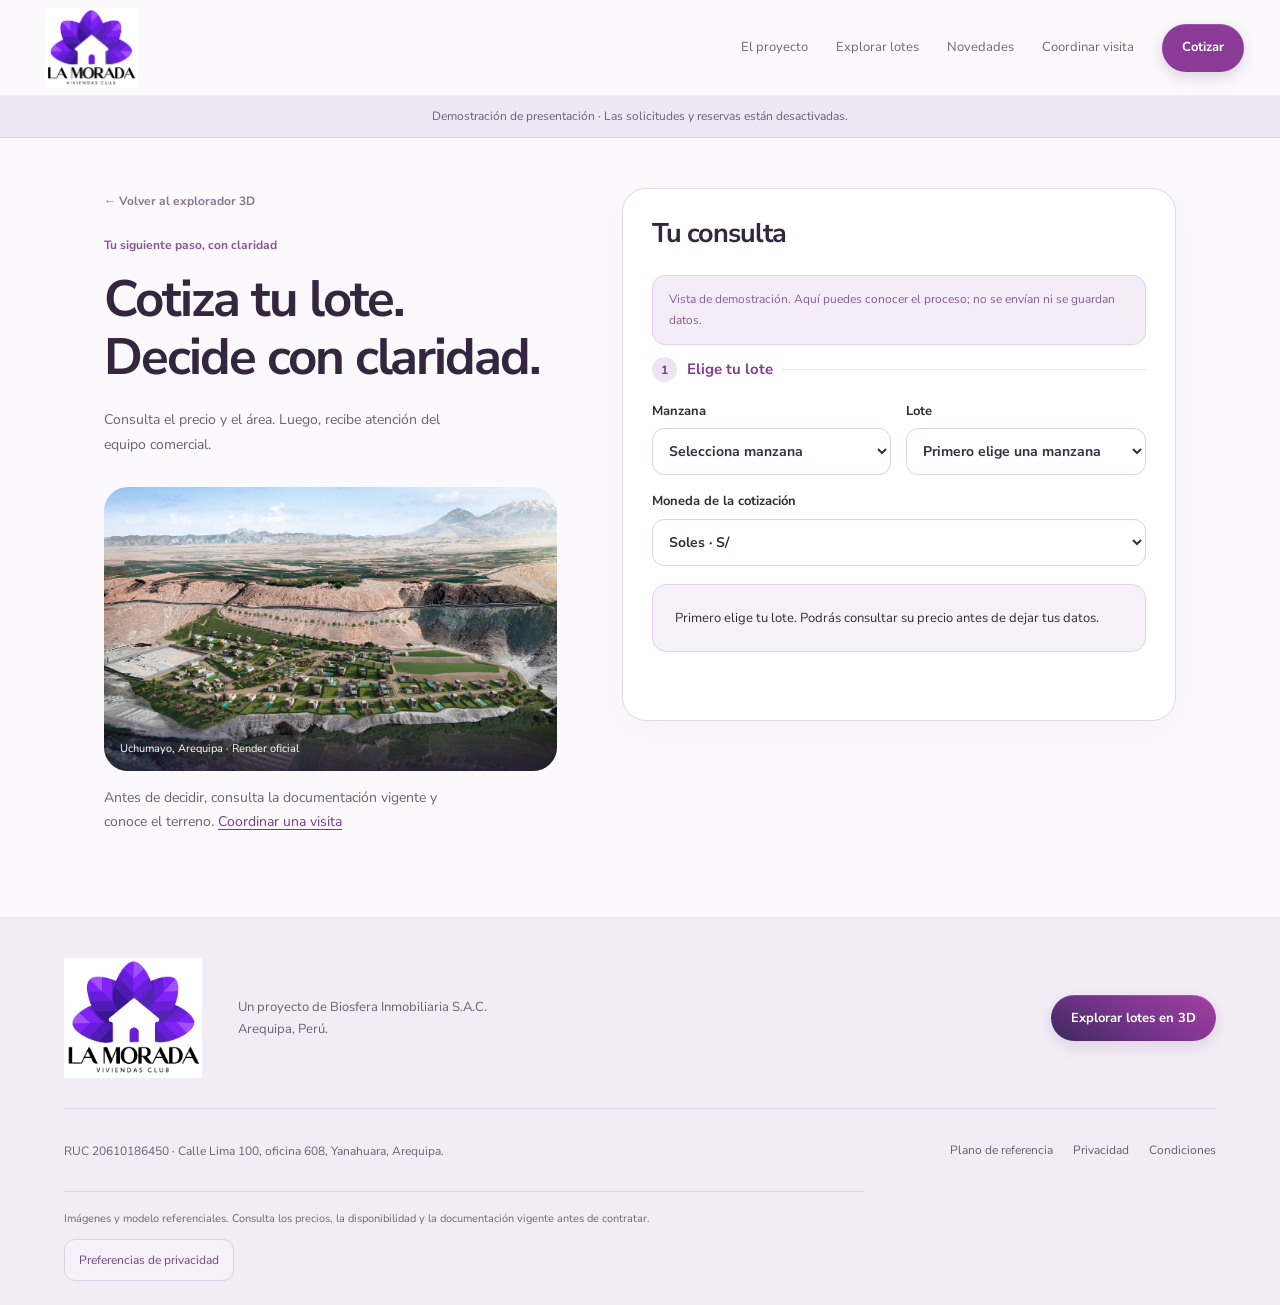
<file: cotizacion.html>
<!doctype html>
<html lang="es">
<head><link rel="stylesheet" href="demo.css"><script src="demo.js"></script>
  <meta charset="utf-8">
  <meta name="viewport" content="width=device-width,initial-scale=1">
  <meta name="theme-color" content="#51345f">
  <title>Cotiza tu terreno en Uchumayo · La Morada</title><meta name="description" content="Consulta área, disponibilidad y precios de los lotes de La Morada en soles o dólares. Solicita las condiciones al equipo comercial.">
  <link rel="stylesheet" href="premium.css">
<link rel="stylesheet" href="site-design.css"><link rel="stylesheet" href="interface-design.css"><link rel="stylesheet" href="loading-ui.css"><script src="loading-ui.js"></script></head>
<body class="interface-page quote-page">
  <a class="skip" href="#contenido">Saltar al contenido</a>

  <header class="site-header"><a class="brand wordmark brand-official" href="index.html" aria-label="La Morada · Inicio"><img src="assets/brand/logo-color.png" width="739" height="643" alt="La Morada · Viviendas Club"></a><nav aria-label="Principal"><a href="index.html">El proyecto</a><a href="recorrido.html">Explorar lotes</a><a href="comunidad.html">Novedades</a><a href="contacto.html">Coordinar visita</a><a href="cotizacion.html" aria-current="page" class="nav-cta">Cotizar</a></nav></header>

  <main id="contenido" class="form-layout">
    <!-- Left Column: Context, Features & Financial Simulator -->
    <section class="form-intro">
      <a class="back" href="recorrido.html">← Volver al explorador 3D</a>
      <span class="eyebrow black">Tu siguiente paso, con claridad</span>
      <h1>Cotiza tu lote.<br>Decide con claridad.</h1>
      <p>Consulta el precio y el área. Luego, recibe atención del equipo comercial.</p>

      <figure class="quote-context"><img src="assets/render-oficial-perspectiva.webp" width="2400" height="1580" alt="Render oficial de La Morada junto al valle" loading="lazy"><figcaption>Uchumayo, Arequipa · Render oficial</figcaption></figure><p class="quote-context-note">Antes de decidir, consulta la documentación vigente y conoce el terreno. <a href="contacto.html">Coordinar una visita</a></p>
      <!-- Live Financing Calculator Card -->
      <div class="simulator-card" id="simulatorCard" hidden>
        <div class="sim-header">
          <span class="sim-badge">Explora una posibilidad de pago</span>
          <h3>Simula tu plan de pago</h3>
        </div>

        <div class="sim-body">
          <div class="sim-row">
            <span class="sim-label">Cuota Inicial:</span>
            <div class="pill-group" id="downPaymentGroup">
              <button type="button" class="pill-btn" data-down="30">30%</button>
              <button type="button" class="pill-btn" data-down="40">40%</button>
              <button type="button" class="pill-btn active" data-down="50">50%</button>
              <button type="button" class="pill-btn" data-down="70">70%</button>
            </div>
          </div>

          <div class="sim-row">
            <span class="sim-label">Plazo de Pago:</span>
            <div class="pill-group" id="termGroup">
              <button type="button" class="pill-btn" data-months="12">12 meses</button>
              <button type="button" class="pill-btn" data-months="24">24 meses</button>
              <button type="button" class="pill-btn active" data-months="36">36 meses</button>
            </div>
          </div>

          <div class="sim-results">
            <div class="sim-stat">
              <small>Inicial estimada</small>
              <strong id="simDownAmount">S/ 0</strong>
            </div>
            <div class="sim-stat highlight">
              <small>Cuota mensual estimada</small>
              <strong id="simMonthlyAmount">S/ 0 / mes</strong>
            </div>
          </div>
          <small class="sim-footnote">Estimación aritmética del saldo dividido entre los meses elegidos. No incluye intereses ni otros cargos; el equipo debe confirmar el plan y sus condiciones.</small>
        </div>
      </div>

    </section>

    <!-- Right Column: Interactive Form & WhatsApp Quick Action -->
    <section class="form-card">
      
      <h2>Tu consulta</h2>

      <form id="quoteForm" data-ready="false"><fieldset class="form-group"><legend><span class="form-step" aria-hidden="true">1</span> Elige tu lote</legend>
        <div class="field-row">
          <label>
            Manzana
            <select name="block" id="quoteBlock" required>
              <option value="">Selecciona manzana</option>
              <option value="A">Manzana A</option>
              <option value="B" disabled>Manzana B · Fuera de venta</option>
              <option value="C">Manzana C</option>
              <option value="D">Manzana D</option>
              <option value="E">Manzana E</option>
              <option value="F">Manzana F</option>
              <option value="G">Manzana G</option>
              <option value="H">Manzana H</option>
              <option value="I" disabled>Manzana I · Fuera de venta</option>
              <option value="J">Manzana J</option>
              <option value="K">Manzana K</option>
            </select>
          </label>
          <label>
            Lote
            <select name="lot" id="quoteLot" required>
              <option value="">Primero elige una manzana</option>
            </select>
          </label>
        </div>

        <div id="quoteCurrencySlot"></div><!-- Live Price State Display -->
        <div id="quoteState" class="quote-state" aria-live="polite">
          Selecciona una manzana y un lote para ver el precio y el estado publicado.
        </div>

        <label class="request-purpose">¿Qué necesitas?<select name="requestType" id="requestType"><option value="quote">Cotizar un lote</option><option value="hold">Solicitar separación</option></select></label></fieldset><fieldset class="form-group"><legend><span class="form-step" aria-hidden="true">2</span> ¿Cómo te contactamos?</legend><label>
          Nombre completo
          <input name="name" id="userName" autocomplete="name" required maxlength="100" placeholder="Tu nombre y apellido">
        </label>

        <div class="field-row">
          <label>
            Correo electrónico
            <input name="email" id="userEmail" maxlength="254" type="email" spellcheck="false" autocomplete="email" required placeholder="tu@correo.com">
          </label>
          <label>
            Teléfono o WhatsApp <span class="optional">Opcional</span>
            <input name="phone" id="userPhone" type="tel" inputmode="tel" autocomplete="tel" maxlength="25" placeholder="+51 987 654 321">
          </label>
        </div>

        <label>
          Tu consulta <span class="optional">Opcional</span>
          <textarea name="message" id="userMessage" rows="3" maxlength="1000" placeholder="Quisiera conocer facilidades de pago, coordinar una visita este fin de semana…"></textarea>
        </label>

        </fieldset><div class="action-buttons-group"><button class="button brand-action" type="submit">Solicitar cotización</button></div><p class="form-expectation">El equipo confirmará disponibilidad y condiciones. La solicitud no reserva automáticamente el lote.</p>


      </form>

      <!-- Results View -->
      <div id="quoteResult" hidden tabindex="-1">
        <div class="result-header">
          <span class="result-badge">SOLICITUD REGISTRADA</span>
          <h3>Recibimos tu solicitud</h3>
          <p>Un asesor revisará la información del lote y se pondrá en contacto contigo. Puedes conservar el resumen.</p>
        </div>

        <pre id="quoteSummary"></pre>

        <div class="result-actions">
          <a id="sendQuote" class="button brand-action" href="#">Compartir también por correo</a>
          <button id="copySummaryBtn" type="button" class="button quiet-button-light">Copiar resumen</button>
        </div>
        <p class="fine">No necesitas enviar otro correo para registrar la solicitud. La separación requiere confirmación del equipo comercial.</p>
        <button id="editQuote" type="button" class="text-link">← Modificar datos de la consulta</button>
      </div>
    </section>
  </main>

  <footer class="site-footer"><div class="footer-main"><a class="footer-brand brand-official" href="index.html" aria-label="La Morada · Inicio"><img src="assets/brand/logo-color.png" width="739" height="643" alt="La Morada · Viviendas Club" loading="lazy"></a><p>Un proyecto de Biosfera Inmobiliaria S.A.C.<br>Arequipa, Perú.</p><a class="button" href="recorrido.html">Explorar lotes en 3D</a></div><div class="footer-bottom"><p>RUC 20610186450 · Calle Lima 100, oficina 608, Yanahuara, Arequipa.</p><nav aria-label="Información"><a href="plano.html">Plano de referencia</a><a href="privacidad.html">Privacidad</a><a href="condiciones.html">Condiciones</a></nav></div><small>Imágenes y modelo referenciales. Consulta los precios, la disponibilidad y la documentación vigente antes de contratar.</small></footer>

  <script src="site.js"></script>
<script type="module" src="interface.js"></script></body>
</html>
</file>
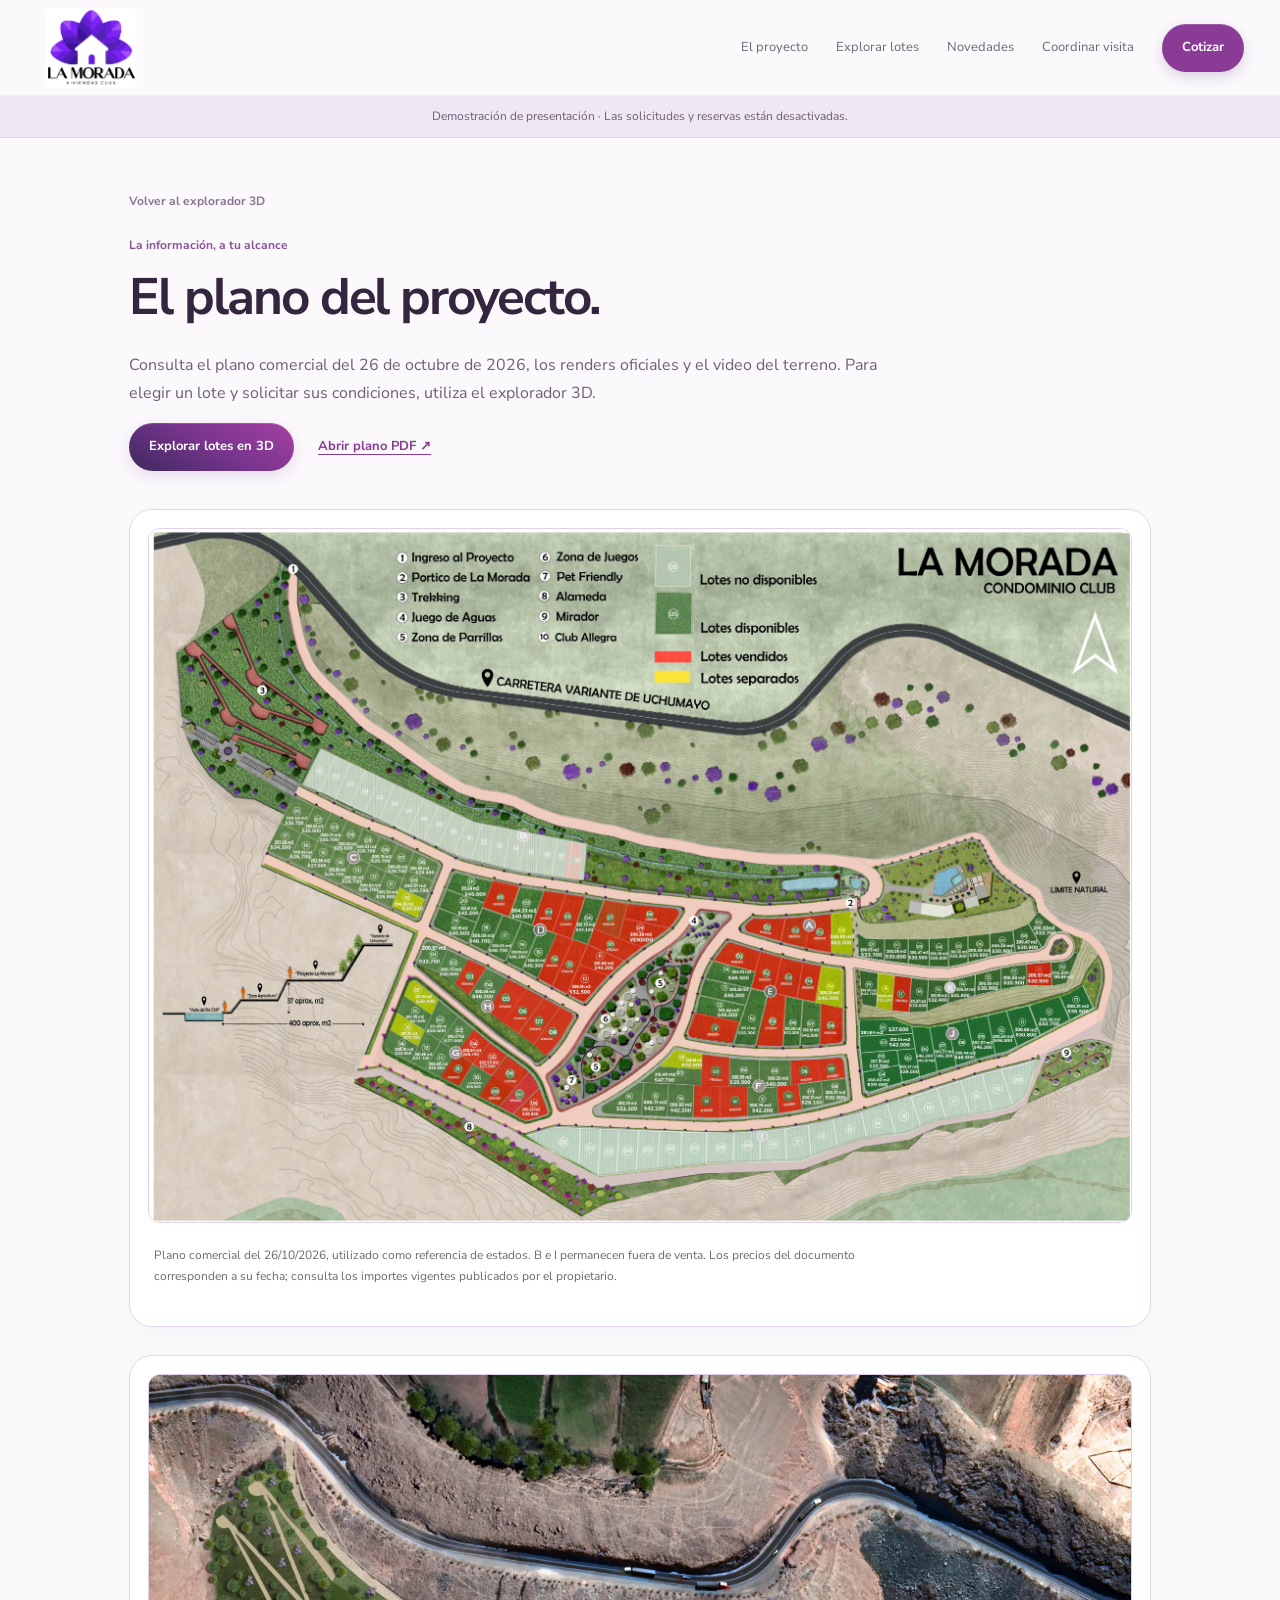
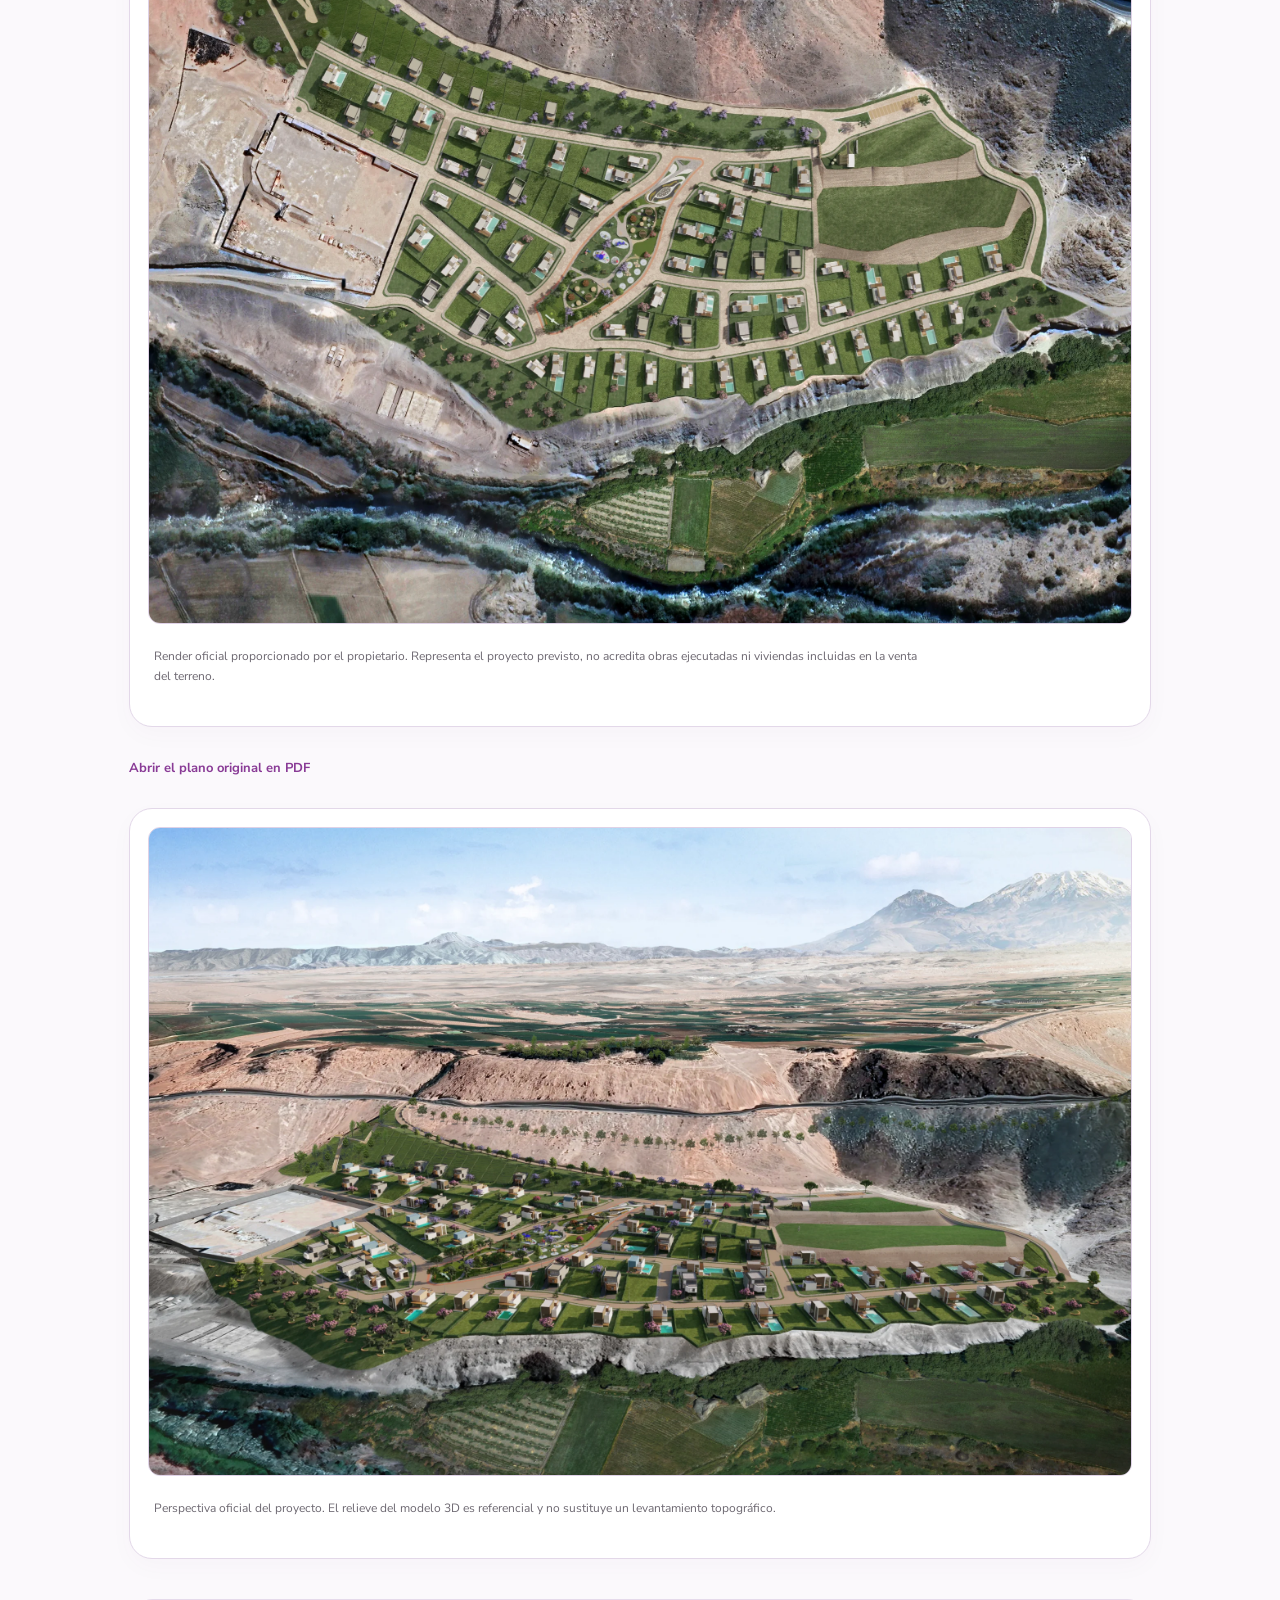
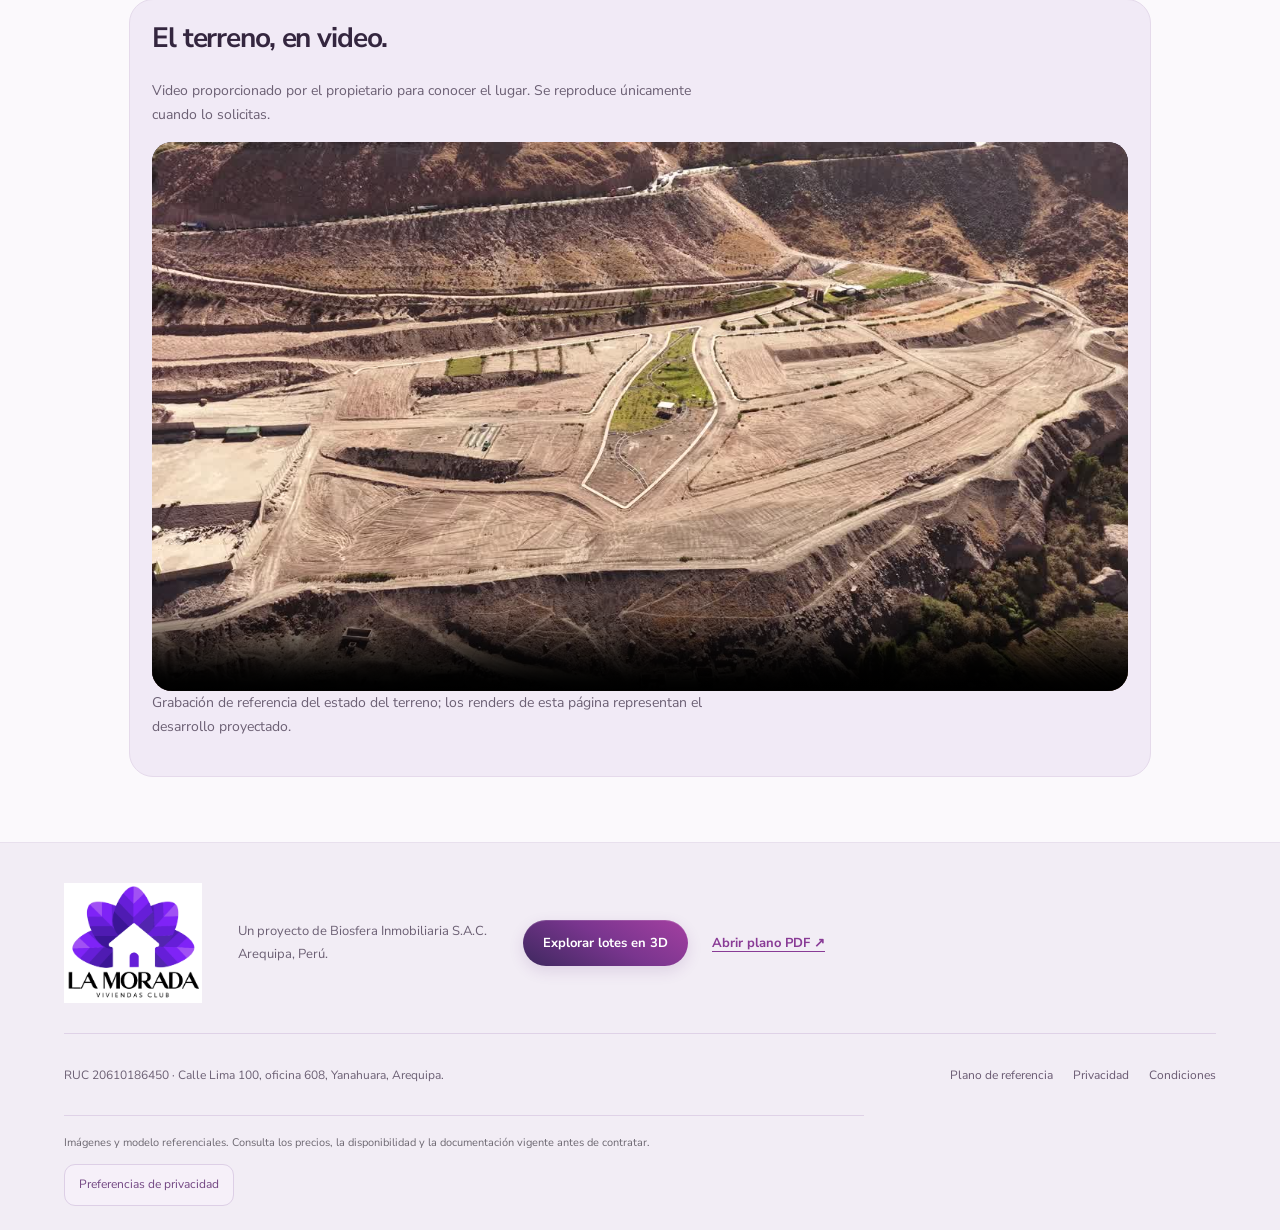
<file: plano.html>
<!doctype html><html lang="es"><head><link rel="stylesheet" href="demo.css"><script src="demo.js"></script><meta charset="utf-8"><meta name="viewport" content="width=device-width,initial-scale=1"><meta name="theme-color" content="#51345f"><title>Plano de referencia · La Morada</title><meta name="description" content="Consulta el plano original de lotización y la imagen conceptual de La Morada."><link rel="stylesheet" href="premium.css"><link rel="stylesheet" href="site-design.css"><link rel="stylesheet" href="interface-design.css"><link rel="stylesheet" href="loading-ui.css"><script src="loading-ui.js"></script></head><body class="interface-page plano-page"><a class="skip" href="#contenido">Saltar al contenido</a><header class="site-header"><a class="brand wordmark brand-official" href="index.html" aria-label="La Morada · Inicio"><img src="assets/brand/logo-color.png" width="739" height="643" alt="La Morada · Viviendas Club"></a><nav aria-label="Principal"><a href="index.html">El proyecto</a><a href="recorrido.html">Explorar lotes</a><a href="comunidad.html">Novedades</a><a href="contacto.html">Coordinar visita</a><a href="cotizacion.html" class="nav-cta">Cotizar</a></nav></header><main id="contenido" class="reference-page"><div class="page-intro"><a class="back" href="recorrido.html">Volver al explorador 3D</a><span class="ui-kicker">La información, a tu alcance</span><h1>El plano del proyecto.</h1><p>Consulta el plano comercial del 26 de octubre de 2026, los renders oficiales y el video del terreno. Para elegir un lote y solicitar sus condiciones, utiliza el explorador 3D.</p><div class="reference-actions"><a class="button" href="recorrido.html">Explorar lotes en 3D</a><a class="text-link" href="assets/references/plano-comercial-26-10-2026.pdf" target="_blank" rel="noopener">Abrir plano PDF ↗</a></div></div><figure class="plan-reference"><a href="assets/plano-comercial-26-10-2026.webp" target="_blank" rel="noopener"><img src="assets/plano-comercial-26-10-2026.webp" width="4000" height="2829" alt="Plano comercial oficial de La Morada del 26 de octubre de 2026"></a><figcaption>Plano comercial del 26/10/2026, utilizado como referencia de estados. B e I permanecen fuera de venta. Los precios del documento corresponden a su fecha; consulta los importes vigentes publicados por el propietario.</figcaption></figure><figure class="plan-reference"><img loading="lazy" src="assets/render-oficial-aereo.webp" width="2400" height="2071" alt="Render aéreo oficial de La Morada con áreas proyectadas"><figcaption>Render oficial proporcionado por el propietario. Representa el proyecto previsto, no acredita obras ejecutadas ni viviendas incluidas en la venta del terreno.</figcaption></figure><a class="text-link" href="assets/references/plano-comercial-26-10-2026.pdf" target="_blank" rel="noopener">Abrir el plano original en PDF</a><figure class="plan-reference"><img src="assets/render-oficial-perspectiva.webp" loading="lazy" width="2400" height="1580" alt="Render oficial de La Morada que muestra la meseta, el parque, la carretera y el valle"><figcaption>Perspectiva oficial del proyecto. El relieve del modelo 3D es referencial y no sustituye un levantamiento topográfico.</figcaption></figure><section class="site-video"><h2>El terreno, en video.</h2><p>Video proporcionado por el propietario para conocer el lugar. Se reproduce únicamente cuando lo solicitas.</p><video controls playsinline preload="none" poster="assets/video/terreno-poster.jpg" width="1920" height="1080" aria-label="Video aéreo del terreno de La Morada"><source src="assets/video/la-morada-terreno.mp4" type="video/mp4">Tu navegador no puede reproducir este video. <a href="assets/video/la-morada-terreno.mp4">Abrir video</a>.</video><p class="fine">Grabación de referencia del estado del terreno; los renders de esta página representan el desarrollo proyectado.</p></section></main><footer class="site-footer"><div class="footer-main"><a class="footer-brand brand-official" href="index.html" aria-label="La Morada · Inicio"><img src="assets/brand/logo-color.png" width="739" height="643" alt="La Morada · Viviendas Club" loading="lazy"></a><p>Un proyecto de Biosfera Inmobiliaria S.A.C.<br>Arequipa, Perú.</p><div class="reference-actions"><a class="button" href="recorrido.html">Explorar lotes en 3D</a><a class="text-link" href="assets/references/plano-comercial-26-10-2026.pdf" target="_blank" rel="noopener">Abrir plano PDF ↗</a></div></div><div class="footer-bottom"><p>RUC 20610186450 · Calle Lima 100, oficina 608, Yanahuara, Arequipa.</p><nav aria-label="Información"><a href="plano.html">Plano de referencia</a><a href="privacidad.html">Privacidad</a><a href="condiciones.html">Condiciones</a></nav></div><small>Imágenes y modelo referenciales. Consulta los precios, la disponibilidad y la documentación vigente antes de contratar.</small></footer><script src="site.js"></script><script type="module" src="interface.js"></script></body></html>
</file>
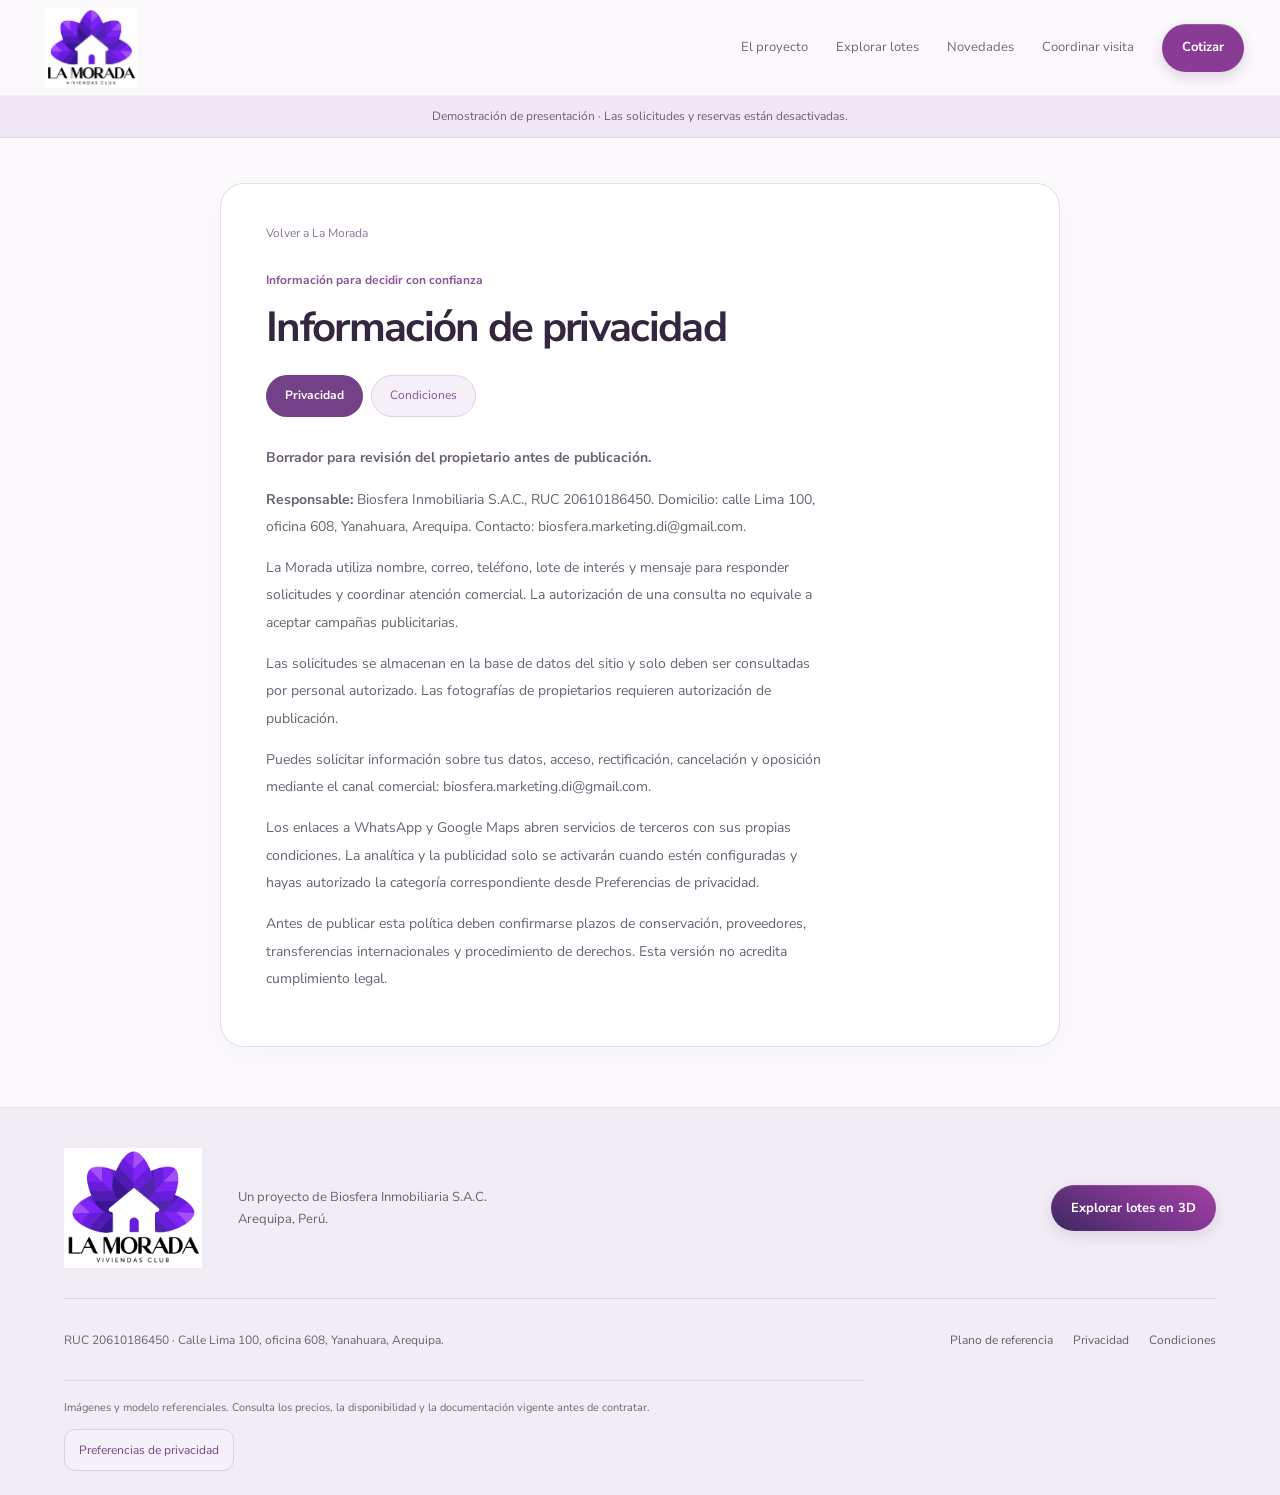
<file: privacidad.html>
<!doctype html><html lang="es"><head><link rel="stylesheet" href="demo.css"><script src="demo.js"></script><meta charset="utf-8"><meta name="viewport" content="width=device-width,initial-scale=1"><meta name="robots" content="noindex"><title>Información de privacidad · La Morada</title><link rel="stylesheet" href="premium.css"><link rel="stylesheet" href="site-design.css"><link rel="stylesheet" href="interface-design.css"><link rel="stylesheet" href="loading-ui.css"><script src="loading-ui.js"></script></head><body class="interface-page privacidad-page"><a class="skip" href="#contenido">Saltar al contenido</a><header class="site-header"><a class="brand wordmark brand-official" href="index.html" aria-label="La Morada · Inicio"><img src="assets/brand/logo-color.png" width="739" height="643" alt="La Morada · Viviendas Club"></a><nav aria-label="Principal"><a href="index.html">El proyecto</a><a href="recorrido.html">Explorar lotes</a><a href="comunidad.html">Novedades</a><a href="contacto.html">Coordinar visita</a><a href="cotizacion.html" class="nav-cta">Cotizar</a></nav></header><main id="contenido" class="legal-page"><a href="index.html">Volver a La Morada</a><span class="ui-kicker">Información para decidir con confianza</span><h1>Información de privacidad</h1><nav class="legal-navigation" aria-label="Documentos"><a href="privacidad.html" aria-current="page">Privacidad</a><a href="condiciones.html">Condiciones</a></nav><p><strong>Borrador para revisión del propietario antes de publicación.</strong></p><p><strong>Responsable:</strong> Biosfera Inmobiliaria S.A.C., RUC 20610186450. Domicilio: calle Lima 100, oficina 608, Yanahuara, Arequipa. Contacto: biosfera.marketing.di@gmail.com.</p><p>La Morada utiliza nombre, correo, teléfono, lote de interés y mensaje para responder solicitudes y coordinar atención comercial. La autorización de una consulta no equivale a aceptar campañas publicitarias.</p><p>Las solicitudes se almacenan en la base de datos del sitio y solo deben ser consultadas por personal autorizado. Las fotografías de propietarios requieren autorización de publicación.</p><p>Puedes solicitar información sobre tus datos, acceso, rectificación, cancelación y oposición mediante el canal comercial: biosfera.marketing.di@gmail.com.</p><p>Los enlaces a WhatsApp y Google Maps abren servicios de terceros con sus propias condiciones. La analítica y la publicidad solo se activarán cuando estén configuradas y hayas autorizado la categoría correspondiente desde Preferencias de privacidad.</p><p>Antes de publicar esta política deben confirmarse plazos de conservación, proveedores, transferencias internacionales y procedimiento de derechos. Esta versión no acredita cumplimiento legal.</p></main><footer class="site-footer"><div class="footer-main"><a class="footer-brand brand-official" href="index.html" aria-label="La Morada · Inicio"><img src="assets/brand/logo-color.png" width="739" height="643" alt="La Morada · Viviendas Club" loading="lazy"></a><p>Un proyecto de Biosfera Inmobiliaria S.A.C.<br>Arequipa, Perú.</p><a class="button" href="recorrido.html">Explorar lotes en 3D</a></div><div class="footer-bottom"><p>RUC 20610186450 · Calle Lima 100, oficina 608, Yanahuara, Arequipa.</p><nav aria-label="Información"><a href="plano.html">Plano de referencia</a><a href="privacidad.html">Privacidad</a><a href="condiciones.html">Condiciones</a></nav></div><small>Imágenes y modelo referenciales. Consulta los precios, la disponibilidad y la documentación vigente antes de contratar.</small></footer><script src="site.js"></script><script type="module" src="interface.js"></script></body></html>
</file>
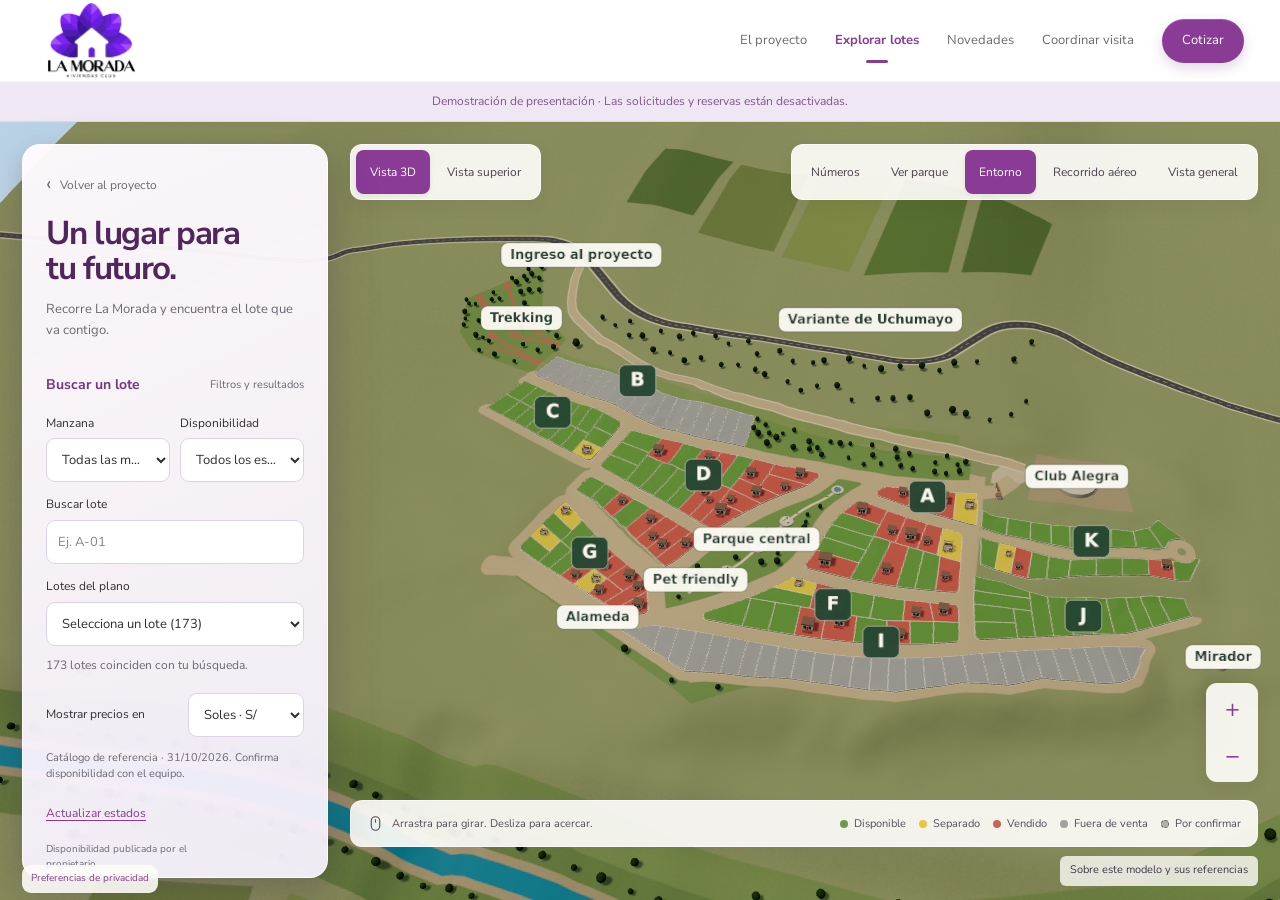
<file: recorrido.html>
<!doctype html>
<html lang="es"><head><link rel="stylesheet" href="demo.css?v=mobile2"><script src="demo.js"></script><meta charset="utf-8"><meta name="viewport" content="width=device-width,initial-scale=1"><link rel="modulepreload" href="vendor/three/three.core.js"><link rel="modulepreload" href="vendor/three/three.module.js"><link rel="preload" href="lots.json" as="fetch" crossorigin><link rel="preload" href="cad-terrain.json" as="fetch" crossorigin><link rel="preload" href="cad-landscape.json" as="fetch" crossorigin><title>Explorar lotes · La Morada</title><meta name="theme-color" content="#51345f"><meta name="description" content="Explora los lotes de La Morada, revisa su disponibilidad y solicita una cotización en soles o dólares."><link rel="stylesheet" href="explorer.css?v=mobile2"><link rel="stylesheet" href="site-design.css"><link rel="stylesheet" href="loading-ui.css"><script src="loading-ui.js"></script></head>
<body><a class="skip" href="#explorer">Saltar al explorador</a><header class="site-header explorer-header"><a class="brand wordmark brand-official" href="index.html" aria-label="La Morada · Inicio"><img src="assets/brand/logo-color.png" width="739" height="643" alt="La Morada · Viviendas Club"></a><nav aria-label="Principal"><a href="index.html">El proyecto</a><a href="recorrido.html" aria-current="page">Explorar lotes</a><a href="comunidad.html">Novedades</a><a href="contacto.html">Coordinar visita</a><a href="cotizacion.html" class="nav-cta">Cotizar</a></nav></header>
<main id="explorer" class="explorer"><aside class="explorer-panel"><div class="panel-heading"><a class="back-link" href="index.html">Volver al proyecto</a><h1>Un lugar para tu futuro.</h1><p>Recorre La Morada y encuentra el lote que va contigo.</p></div>
<details class="filter-disclosure" open><summary>Buscar un lote <span>Filtros y resultados</span></summary><div class="filters"><label>Manzana<select id="blockFilter"><option value="">Todas las manzanas</option></select></label><label>Disponibilidad<select id="statusFilter"><option value="">Todos los estados</option><option value="available">Disponible</option><option value="separated">Separado</option><option value="sold">Vendido</option><option value="unknown">Por confirmar</option><option value="blocked">Fuera de venta</option></select></label><label class="wide">Buscar lote<input id="lotSearch" type="search" placeholder="Ej. A-01" autocomplete="off"></label><label class="wide">Lotes del plano<select id="lotList"><option value="">Selecciona un lote</option></select></label></div><div class="filter-feedback"><p id="filterCount" role="status"></p><button id="clearFilters" type="button" hidden>Limpiar filtros</button></div></details>
<div class="currency-switch"><label for="currency">Mostrar precios en</label><select id="currency"><option value="PEN">Soles · S/</option><option value="USD">Dólares · US$</option></select></div><p id="catalogStatus" class="data-status" role="status">Consultando disponibilidad…</p>
<div class="catalog-tools"><button id="refreshCatalog" type="button">Actualizar estados</button><span>Disponibilidad publicada por el propietario</span></div><section id="lotInfo" class="lot-card" aria-live="polite"><div class="empty-symbol" aria-hidden="true"><svg viewBox="0 0 40 40" fill="none"><path d="m6 26 14-8 14 8-14 8-14-8Z"/><path d="m6 19 14-8 14 8M6 12l14-8 14 8"/></svg></div><h2>Comienza por un lote</h2><p>Toca el plano o búscalo por manzana. Aquí encontrarás sus detalles y cómo cotizarlo.</p></section>
<p class="commercial-note">B e I están fuera de venta. Los precios de ambas monedas se publican por separado; no se realizan conversiones.</p><a class="reference-link" href="plano.html">Consultar plano y referencias del proyecto</a></aside>
<section class="scene-panel" aria-label="Modelo del proyecto"><div class="scene-toolbar"><div class="view-switch" role="group" aria-label="Vista del plano"><button id="perspective" aria-pressed="true">Vista 3D</button><button id="topView" aria-pressed="false">Vista superior</button></div><details class="scene-options" open><summary>Opciones</summary><div class="scene-actions"><button id="numbersToggle" aria-pressed="false">Números</button><button id="parkView">Ver parque</button><button id="contextToggle" aria-pressed="true" hidden>Entorno</button><button id="tour" aria-pressed="false">Recorrido aéreo</button><button id="reset" title="Volver a la vista general">Vista general</button></div></details></div><a class="mobile-selection-link" href="#lotInfo" hidden>Ver ficha del lote</a><div id="scene"><div id="loading" class="plan-loading" role="status"><div class="plan-skeleton" aria-hidden="true"><span class="skeleton"></span><span class="skeleton"></span><span class="skeleton"></span><span class="skeleton"></span><span class="skeleton"></span><span class="skeleton"></span></div><span class="plan-loading-spinner" aria-hidden="true"></span><p class="plan-loading-title">Tu lugar está por aparecer.</p><p class="plan-loading-copy">Cargando el plano y su disponibilidad…</p></div></div><div class="zoom-controls" role="group" aria-label="Acercamiento del plano"><button id="zoomIn3d" type="button" aria-label="Acercar el plano" title="Acercar">+</button><button id="zoomOut3d" type="button" aria-label="Alejar el plano" title="Alejar">−</button></div><div class="scene-footer"><span class="gesture-hint"><svg viewBox="0 0 20 20" aria-hidden="true" fill="none"><rect x="5" y="2" width="10" height="16" rx="5"/><path d="M10 5v4"/></svg>Arrastra para girar. Desliza para acercar.</span><details class="legend-disclosure" open><summary>Estados de los lotes</summary><div class="legend"><span><i class="available"></i>Disponible</span><span><i class="separated"></i>Separado</span><span><i class="sold"></i>Vendido</span><span><i class="blocked"></i>Fuera de venta</span><span><i class="unknown"></i>Por confirmar</span></div></details></div><details class="model-details"><summary>Sobre este modelo y sus referencias</summary><p class="model-note">Modelo de referencia con polígonos y relieve interpolado de las curvas del DWG. No sustituye un levantamiento para obra. Parques y vías interiores proyectados según el DWG. Río, valle, vegetación y relieve exterior interpretados de la imagen y Maps; no son un levantamiento georreferenciado ni acreditan obras ejecutadas. Las casas terminadas representan lotes vendidos; las estructuras en obra, lotes separados. Son símbolos del estado comercial, no del avance real de construcción, y no se incluyen en la venta del terreno.</p></details></section></main><script type="module" src="tour3d.js?v=mobile2"></script><script src="site.js"></script><script src="explorer-ui.js?v=mobile2"></script></body></html>
</file>
<file: demo.css>
.demo-notice{margin:0;padding:10px 20px;text-align:center;font:12px/1.6 'Nunito Morada','Segoe UI',sans-serif;color:#82568e;background:#f0e7f5;border-bottom:1px solid #e4d4eb}.demo-form-note{padding:13px 16px;background:#f4edf8;border:1px solid #e2d2eb;border-radius:13px;color:#865c93!important;font-size:12px!important;line-height:1.7}@media(min-width:761px){.demo-notice+main.explorer{height:calc(100dvh - 122px)}}
</file>
<file: premium.css>
:root{
  --ink:#302138;
  --muted:#776c7d;
  --purple:#59336c;
  --deep:#392146;
  --paper:#fbf9fc;
  --line:#e8e0eb;
  --lilac:#f0eaf4;
  --green:#2e7d32;
  --green-light:#e8f5e9;
  --amber:#f57f17;
  --amber-light:#fff8e1;
  --red:#c62828;
  --red-light:#ffebee;
  --bf-ink:#110b12;
  --bf-ruby:#bb1737;
  --bf-ruby-dark:#8d0f29;
  --bf-silver:#e6e1e4;
  --shadow-ruby:0 18px 48px #62102524;
  --wa-green:#25d366;
  --wa-dark:#128c7e;
}

*{box-sizing:border-box}
html{scroll-behavior:smooth}
body{margin:0;background:var(--paper);color:var(--ink);font-family:system-ui,-apple-system,"Segoe UI",Roboto,Helvetica,Arial,sans-serif}
a{color:inherit;text-decoration:none}
button,input,select,textarea{font:inherit}
button,a,input,select,textarea{-webkit-tap-highlight-color:transparent}
button{cursor:pointer}
a:focus-visible,button:focus-visible,input:focus-visible,select:focus-visible,textarea:focus-visible,[tabindex]:focus-visible{outline:3px solid #a276bd;outline-offset:4px}
[hidden]{display:none!important}
.skip{position:fixed;top:-80px;left:20px;z-index:99;background:white;padding:16px}
.skip:focus{top:10px}

/* Header */
.site-header{height:100px;padding:0 5.5%;display:flex;justify-content:space-between;align-items:center;border-bottom:1px solid var(--line);background:var(--paper);gap:24px}
.brand{display:flex;align-items:center;gap:13px;color:var(--deep)}
.brand-mark{font:italic 38px Georgia,serif!important;border:1px solid #b6a0bf;border-radius:50% 50% 4px 4px;width:43px;height:49px;text-align:center;letter-spacing:-4px!important;padding-right:5px;line-height:45px}
.brand>span:last-child{font-size:18px;letter-spacing:3px;font-weight:700}
.brand small{display:block;font-size:7px;letter-spacing:2px;margin-top:6px;font-weight:400;color:var(--muted)}
nav{display:flex;align-items:center;gap:28px;font-size:12px}
nav a{padding:12px 0;color:var(--muted);font-weight:500}
nav a[aria-current]{color:var(--deep);font-weight:700}
nav a[aria-current]:not(.nav-cta){border-bottom:2px solid var(--purple)}
nav .nav-cta{background:var(--purple);color:white;border-radius:6px;padding:12px 20px;font-weight:600;transition:background .2s,transform .2s}
nav .nav-cta:hover{background:#704684;transform:translateY(-1px)}
nav .nav-cta span{margin-left:12px}

.eyebrow{display:block;font-size:10px;font-weight:700;letter-spacing:2px;color:var(--purple);text-transform:uppercase}
.eyebrow.black{color:var(--bf-ruby)}
h1,h2,h3,p{margin-top:0}
h1{font-size:clamp(40px,5vw,76px);font-weight:400;line-height:1.06;letter-spacing:-3px;margin:24px 0}
h1 em{font:italic 1.07em Georgia,serif;color:#805a94}
h2{font-size:clamp(28px,3vw,42px);line-height:1.16;font-weight:400;letter-spacing:-1.2px}
p{font-size:14px;line-height:1.8;color:var(--muted)}

/* Hero Section */
.hero{display:grid;grid-template-columns:46% 54%;min-height:640px;padding:36px 4% 40px 6%;gap:20px;align-items:center}
.hero-copy{padding:30px 30px 30px 0}
.hero-copy p{max-width:440px}

/* Quick finder in hero */
.hero-finder{background:white;border:1px solid var(--line);border-radius:10px;padding:16px 20px;margin:28px 0;box-shadow:0 8px 30px #3921460a}
.finder-title{display:block;font-size:11px;font-weight:700;letter-spacing:1px;color:var(--purple);margin-bottom:10px}
.finder-inputs{display:flex;gap:12px}
.finder-inputs select{flex:1;padding:11px;border-radius:6px;font-size:12px;border:1px solid #ded4e4;background:#fdfbfe;margin:0}
.finder-inputs .button{padding:12px 18px;min-height:auto;font-size:12px;white-space:nowrap}

.actions{display:flex;align-items:center;gap:22px;flex-wrap:wrap;margin-top:24px}
.button{display:inline-flex;align-items:center;justify-content:center;gap:14px;border:0;border-radius:6px;padding:15px 24px;background:var(--purple);color:#fff;font-size:12px;font-weight:600;min-height:46px;transition:background .2s,transform .2s}
.button:hover{background:#704684;transform:translateY(-1px)}
.text-link{font-size:12px;border:0;background:none;padding:8px 0;color:var(--purple);font-weight:600}
.hero-caption{display:flex;align-items:center;gap:12px;font-size:11px;color:var(--muted);margin-top:36px}
.tiny-line{width:30px;height:1px;background:#ab94b4}

.hero-image{position:relative;min-height:540px;overflow:hidden;border-radius:100px 8px 8px 8px;background:#d4d4bf;box-shadow:0 20px 60px #30213815}
.hero-image img{width:100%;height:100%;object-fit:cover;position:absolute;object-position:55% center}
.image-label{position:absolute;top:24px;right:24px;font-size:9px;letter-spacing:2px;background:#ffffffeb;padding:10px 14px;border-radius:4px;font-weight:700}
.image-link{position:absolute;bottom:36px;left:24px;right:24px;background:#fbf9fcf2;padding:18px 22px;border-radius:8px;font-size:13px;display:flex;justify-content:space-between;align-items:center;gap:20px;box-shadow:0 10px 30px #0002;transition:transform .2s}
.image-link:hover{transform:translateY(-2px)}
.image-link strong{display:block;font-size:14px;color:var(--deep)}
.image-link small{display:block;font-size:11px;color:var(--muted);margin-top:2px}
.image-link span{font-size:22px;color:var(--purple);font-weight:700}
.hero-image>small{position:absolute;bottom:14px;left:26px;font-size:9px;color:white;text-shadow:0 1px 4px #000}

/* Project strip metrics */
.project-strip{margin:0 6%;padding:32px 0;border-top:1px solid var(--line);border-bottom:1px solid var(--line);display:flex;align-items:center;gap:40px;flex-wrap:wrap}
.project-strip>div{display:flex;align-items:center;gap:16px}
.project-strip strong{font-size:36px;font-weight:400;color:var(--purple);letter-spacing:-1.5px}
.project-strip span{font-size:11px;color:var(--muted);max-width:130px;line-height:1.5}
.project-strip p{margin:0 0 0 auto;font-size:12px;color:var(--muted);line-height:1.6}

/* Discovery */
.discovery{padding:80px 6%;display:grid;grid-template-columns:1fr 1fr;gap:8%;align-items:center}
.discovery h2{margin-top:18px}
.discovery-buttons{display:flex;gap:20px;align-items:center;margin-top:28px}
.space-list a{display:flex;gap:20px;align-items:center;border-bottom:1px solid var(--line);padding:22px 0;transition:padding-left .2s}
.space-list a:first-child{border-top:1px solid var(--line)}
.space-list a:hover{padding-left:8px}
.space-list a>span{font-size:11px;font-weight:700;color:#9e84ad}
.space-list h3{font-size:16px;font-weight:600;margin-bottom:6px;color:var(--deep)}
.space-list p{font-size:12px;margin:0}
.space-list b{margin-left:auto;font-weight:700;color:var(--purple);font-size:18px}

/* Features grid */
.features-section{padding:70px 6%;background:var(--lilac)}
.features-header{text-align:center;max-width:600px;margin:0 auto 40px}
.features-grid-landing{display:grid;grid-template-columns:repeat(4,1fr);gap:20px}
.feature-box{background:white;padding:26px 22px;border-radius:10px;border:1px solid var(--line);box-shadow:0 8px 24px #39214605}
.feature-icon{font-size:28px;display:inline-block;margin-bottom:14px}
.feature-box h3{font-size:16px;margin-bottom:10px;color:var(--deep)}
.feature-box p{font-size:12px;margin:0;line-height:1.6}

/* Closing CTA */
.closing{background:var(--deep);color:white;margin:40px 4% 60px;padding:60px 40px;text-align:center;border-radius:12px;box-shadow:0 20px 60px #1c112230}
.closing .eyebrow{color:#d5bfe0}
.closing h2{font-size:clamp(32px,4vw,50px);margin:20px 0 16px}
.closing-sub{color:#e0d0e8;max-width:540px;margin:0 auto 32px;font-size:14px}
.closing-actions{display:flex;justify-content:center;gap:18px;flex-wrap:wrap}
.light{background:#f4edf7;color:var(--deep)}
.light:hover{background:#e4d5ed}
.whatsapp-light{background:var(--wa-green);color:white}
.whatsapp-light:hover{background:var(--wa-dark)}
.closing-contact{display:block;color:#d1bfdc;font-size:12px;margin-top:24px}

/* Footer */
footer{display:flex;align-items:center;gap:30px;flex-wrap:wrap;padding:40px 6%;font-size:11px;color:var(--muted);border-top:1px solid var(--line)}
.footer-brand{font-size:14px;letter-spacing:3px;font-weight:700;color:var(--deep)}
footer>a:last-of-type{margin-left:auto}
footer small{width:100%;font-size:9px;padding-top:18px;border-top:1px solid var(--line)}

/* Explorer / Plano Layout */
.explorer-page main{display:grid;grid-template-columns:350px 1fr;min-height:calc(100dvh - 100px)}
.explorer-page aside{padding:26px 22px;background:var(--paper);border-right:1px solid var(--line);overflow-y:auto;max-height:calc(100dvh - 100px)}
.explorer-page h1{font:400 36px/1.06 Georgia,serif;letter-spacing:-1.2px;margin:14px 0}
.explorer-page .intro{font-size:12px;line-height:1.6}
.explorer-page .tabs{display:flex;margin:16px 0;border-bottom:1px solid var(--line)}
.explorer-page .tabs button{padding:10px 8px;flex:1;font-size:12px;font-weight:600;border:0;background:none;color:var(--muted)}
.explorer-page .tabs .active{border-bottom:2px solid var(--purple);color:var(--purple)}
.explorer-page label{font-size:9px;letter-spacing:1.4px;font-weight:700;color:var(--muted);margin:14px 0 6px;display:block}

/* Block pills in sidebar */
.block-pills{display:flex;gap:5px;flex-wrap:wrap;margin-bottom:14px}
.block-pills button{width:28px;height:28px;border-radius:50%;border:1px solid #dcd3e2;background:white;font-size:11px;font-weight:700;color:var(--ink);display:flex;align-items:center;justify-content:center;transition:all .15s}
.block-pills button:hover,.block-pills button.active{background:var(--purple);color:white;border-color:var(--purple)}

/* Quick search in explorer */
.quick-search-box{margin:12px 0}
.search-input-wrapper{position:relative}
.search-input-wrapper input{padding-right:32px;font-size:12px;margin-top:0}
.search-icon{position:absolute;right:10px;top:50%;transform:translateY(-50%);font-size:12px;opacity:.6;pointer-events:none}

/* Block lots grid in sidebar details */
.block-lots-section{margin:16px 0;padding:14px;background:var(--lilac);border-radius:8px;border:1px solid #e2d7e6}
.block-lots-header{display:flex;justify-content:space-between;align-items:baseline;margin-bottom:10px}
.block-lots-title{font-size:11px;font-weight:700;color:var(--purple)}
.block-lots-header small{font-size:9px;color:var(--muted)}
.block-lots-grid{display:grid;grid-template-columns:repeat(5,1fr);gap:6px}
.lot-chip{padding:6px 2px;border-radius:4px;font-size:10px;font-weight:700;text-align:center;border:1px solid #d4c5d9;background:white;transition:all .15s}
.lot-chip:hover{transform:scale(1.08);box-shadow:0 2px 6px #0002}
.chip-available{color:var(--green);border-color:#a5d6a7;background:#f1f8e9}
.chip-separated{color:var(--amber);border-color:#ffe082;background:#fffde7}
.chip-sold{color:#757575;border-color:#e0e0e0;background:#eeeeee;text-decoration:line-through}

.explorer-actions{display:flex;flex-direction:column;gap:8px;margin-top:16px}
.selection-quote{display:block;text-align:center;font-size:12px;font-weight:600;border:1px solid #d7c8df;border-radius:6px;padding:13px;color:var(--purple);background:white;transition:background .2s}
.selection-quote:hover{background:#f8f2fa}
.help-link{display:block;margin:12px auto;font-size:11px;color:var(--muted);border:0;background:none}

/* Map legend */
.map-legend-box{margin-top:18px;padding-top:14px;border-top:1px solid var(--line)}
.legend-items{display:flex;gap:12px;flex-wrap:wrap;font-size:10px;color:var(--ink);font-weight:600}
.leg-item{display:inline-flex;align-items:center;gap:5px}
.leg-dot{width:8px;height:8px;border-radius:50%;display:inline-block}
.leg-avail{background:var(--green)}
.leg-sep{background:var(--amber)}
.leg-sold{background:var(--red)}

/* Stage */
.stage{position:relative;margin:12px 14px 14px 0;border-radius:10px;overflow:hidden;background:#eae4ed}
.stage-top{position:absolute;top:20px;left:24px;right:24px;display:flex;justify-content:space-between;z-index:4;pointer-events:none}
.stage-top>span{background:#fdfaffef;padding:9px 14px;border-radius:6px;font-size:10px;letter-spacing:1px;font-weight:700;box-shadow:0 2px 10px #0001}
.stage-bottom{position:absolute;bottom:18px;left:24px;right:24px;display:flex;justify-content:space-between;align-items:center;z-index:4;pointer-events:none}
.stage-bottom>*{background:#fdfaffef;padding:9px 14px;border-radius:6px;font-size:10px;box-shadow:0 2px 10px #0001}
.map-styles{position:absolute;top:66px;left:24px;z-index:4;display:flex;background:#fafbf2f0;border-radius:8px;padding:4px;box-shadow:0 4px 18px #17291b15}
.map-styles button{padding:9px 14px;border-radius:6px;font-size:11px;font-weight:600;border:0;background:none}
.map-styles .active{background:var(--purple);color:white}
.controls{position:absolute;right:20px;bottom:70px;display:grid;gap:6px;z-index:4}
.controls button{width:40px;height:40px;background:#fdfaffef;box-shadow:0 3px 12px #0002;border-radius:6px;font-size:20px;border:0;display:flex;align-items:center;justify-content:center}
.controls button:hover{background:white}

/* Floating Lot Tooltip */
.map-tooltip{position:absolute;z-index:10;background:rgba(17,11,18,0.95);color:white;padding:12px 14px;border-radius:8px;box-shadow:0 10px 30px rgba(0,0,0,0.35);font-size:11px;pointer-events:none;display:none;backdrop-filter:blur(6px);border:1px solid rgba(255,255,255,0.15);width:190px}
.tooltip-header{display:flex;justify-content:space-between;align-items:center;margin-bottom:6px}
.tooltip-header strong{font-size:13px;color:#fff}
.tooltip-badge{font-size:9px;padding:3px 6px;border-radius:4px;font-weight:700;text-transform:uppercase}
.tooltip-badge.status-available{background:#2e7d32;color:#fff}
.tooltip-badge.status-separated{background:#f57f17;color:#fff}
.tooltip-badge.status-sold{background:#c62828;color:#fff}
.tooltip-body{display:flex;flex-direction:column;gap:3px;font-size:11px;color:#ded6df;border-top:1px solid rgba(255,255,255,0.1);padding-top:6px}
.tooltip-hint{display:block;margin-top:6px;font-size:9px;color:#ff9ab0}

/* Lot polygons styling */
.lot-shape{cursor:pointer;stroke-width:.9;transition:fill .15s,stroke-width .15s}
.lot-shape.status-available{fill:rgba(46,125,50,0.12);stroke:rgba(46,125,50,0.6)}
.lot-shape.status-separated{fill:rgba(245,127,23,0.15);stroke:rgba(245,127,23,0.7)}
.lot-shape.status-sold{fill:rgba(198,40,40,0.15);stroke:rgba(198,40,40,0.7)}
.lot-shape:hover,.lot-shape:focus{fill:rgba(187,23,55,0.5)!important;stroke:#ff5474!important;stroke-width:2!important;outline:none}
.lot-shape.searched{fill:rgba(255,84,116,0.65)!important;stroke:#fff!important;stroke-width:2.5!important;animation:pulse 1s infinite alternate}
@keyframes pulse{from{filter:brightness(1)}to{filter:brightness(1.5)}}

/* Pins */
.real-pin{fill:var(--purple);stroke:#fff;stroke-width:1.8;transition:transform .2s}
.real-zone.selected .real-pin,.real-zone:hover .real-pin{fill:#ff5474;stroke:white;stroke-width:2.5}
.real-zone.selected .real-outline,.real-zone:hover .real-outline{fill:#ff547425;stroke:#ff5474;stroke-width:2}
.real-letter{fill:white;font:bold 11px system-ui;pointer-events:none}

/* Forms & Cotización */
.form-layout{display:grid;grid-template-columns:1fr 1fr;gap:7%;padding:50px 6% 70px;align-items:start}
.back{display:inline-block;font-size:11px;font-weight:600;color:var(--muted);margin-bottom:28px}
.form-intro h1{font-size:52px;margin:16px 0}
.form-card{padding:34px;background:white;border:1px solid var(--line);border-radius:12px;box-shadow:0 15px 50px #39214608}
.field-row{display:grid;grid-template-columns:1fr 1fr;gap:14px}
label{display:block;font-size:11px;font-weight:600;margin-bottom:16px;color:var(--ink)}
input,select,textarea{display:block;width:100%;border:1px solid #ded4e4;border-radius:6px;background:#fdfbfe;padding:12px;margin-top:6px;color:var(--ink);font-size:13px}
input:focus,select:focus,textarea:focus{border-color:var(--purple);background:white}

/* Simulator Card in cotizacion.html */
.simulator-card{background:var(--lilac);border:1px solid #decde4;border-radius:10px;padding:22px;margin:28px 0}
.sim-header{margin-bottom:16px}
.sim-badge{display:inline-block;font-size:9px;font-weight:700;letter-spacing:1px;color:var(--purple);text-transform:uppercase}
.sim-header h3{font-size:18px;margin:4px 0 0;color:var(--deep)}
.sim-row{display:flex;align-items:center;justify-content:space-between;margin-bottom:14px;gap:10px}
.sim-label{font-size:12px;font-weight:600;color:var(--ink)}
.pill-group{display:flex;gap:6px}
.pill-btn{border:1px solid #cfbed5;background:white;padding:7px 12px;border-radius:20px;font-size:11px;font-weight:600;color:var(--ink);transition:all .15s}
.pill-btn:hover,.pill-btn.active{background:var(--purple);color:white;border-color:var(--purple)}
.sim-results{display:grid;grid-template-columns:1fr 1fr;gap:12px;background:white;padding:14px;border-radius:8px;border:1px solid #decde4;margin-top:16px}
.sim-stat small{display:block;font-size:9px;font-weight:700;color:var(--muted);letter-spacing:.8px}
.sim-stat strong{display:block;font-size:18px;color:var(--deep);margin-top:4px}
.sim-stat.highlight strong{color:var(--bf-ruby)}
.sim-footnote{display:block;margin-top:10px;font-size:10px;color:var(--muted);line-height:1.4}

/* Trust grid */
.trust-grid{display:grid;grid-template-columns:1fr;gap:14px;margin-top:28px}
.trust-item{display:flex;gap:12px;align-items:flex-start}
.trust-item b{width:22px;height:22px;border-radius:50%;background:#e8f5e9;color:var(--green);display:flex;align-items:center;justify-content:center;font-size:12px;flex-shrink:0}
.trust-item strong{display:block;font-size:13px;color:var(--deep)}
.trust-item span{display:block;font-size:11px;color:var(--muted)}

/* Quote state box */
.quote-state{margin:10px 0 20px;padding:16px 18px;border-radius:8px;border-left:4px solid var(--purple);background:#f6f1f8;color:var(--ink);font-size:12px}
.quote-state.state-available{border-left-color:var(--green);background:var(--green-light)}
.quote-state.state-separated{border-left-color:var(--amber);background:var(--amber-light)}
.quote-state.state-sold{border-left-color:var(--red);background:var(--red-light)}
.quote-price-header{display:flex;justify-content:space-between;align-items:center;font-weight:700;font-size:11px;color:var(--muted);margin-bottom:6px}
.quote-price-row{display:flex;align-items:baseline;gap:12px}
.quote-price-row strong{font-size:26px;color:var(--deep)}
.quote-price-row del{color:#776c7d;font-size:14px}
.quote-price-row em{font-style:normal;color:var(--bf-ruby);font-weight:700;font-size:12px}
.quote-details-row{display:flex;gap:20px;margin-top:8px;font-size:11px;color:var(--muted);border-top:1px solid rgba(0,0,0,0.06);padding-top:6px}
.quote-details-row b{color:var(--ink)}

/* WhatsApp and Action buttons */
.action-buttons-group{display:flex;flex-direction:column;gap:10px;margin:20px 0 10px}
.whatsapp-btn{display:flex;align-items:center;justify-content:center;gap:10px;background:var(--wa-green);color:white!important;padding:15px;border-radius:6px;font-size:13px;font-weight:700;transition:background .2s,transform .2s}
.whatsapp-btn:hover{background:var(--wa-dark);transform:translateY(-1px)}
.whatsapp-icon{font-size:18px}
.chat-pill{background:var(--wa-green);color:white;padding:4px 8px;border-radius:12px;font-size:10px;font-weight:700}

/* Result Box in cotizacion.html */
#quoteResult{background:var(--lilac);padding:24px;border-radius:10px;border:1px solid #decde4}
.result-header{margin-bottom:16px}
.result-badge{font-size:9px;font-weight:700;color:var(--purple);letter-spacing:1px}
.result-header h3{font-size:22px;margin:4px 0 2px;color:var(--deep)}
#quoteSummary{white-space:pre-wrap;background:white;padding:16px;border-radius:6px;border:1px solid #decde4;font:12px/1.7 Monaco,monospace;color:var(--ink)}
.result-actions{display:flex;gap:10px;margin:16px 0}
.quiet-button-light{background:white;color:var(--deep);border:1px solid #decde4}
.quiet-button-light:hover{background:#f3ecf5}

/* Contact Page */
.contact-layout{display:grid;grid-template-columns:1.1fr 1fr;gap:7%;padding:70px 6%}
.contact-layout h1{font-size:52px}
.visit-card{background:var(--lilac);border:1px solid #decde4;border-radius:10px;padding:24px;margin-top:24px}
.visit-badge{font-size:9px;font-weight:700;color:var(--purple);letter-spacing:1px}
.visit-header h3{font-size:20px;margin:4px 0 6px;color:var(--deep)}
.visit-desc{font-size:12px;margin-bottom:16px}
.contact-panel{padding:34px;background:var(--lilac);border-radius:10px;border:1px solid #decde4}
.contact-panel h2{font-size:26px;margin:16px 0 20px}
.advisor-item{border-bottom:1px solid #d9cde1;padding:18px 0}
.advisor-item small{display:block;font-size:9px;letter-spacing:1.5px;color:var(--muted);font-weight:700}
.contact-link{display:flex;justify-content:space-between;align-items:center;margin-top:6px}
.contact-link strong{font-size:22px;color:var(--deep)}
.phone-call-link{display:inline-block;font-size:11px;color:var(--purple);margin-top:6px;font-weight:600}
.contact-bottom{display:flex;justify-content:space-between;margin:0 6% 40px;border:1px solid var(--line);background:white;border-radius:10px;padding:24px 30px;font-size:13px;align-items:center}

/* Admin Dashboard Enhancements */
.admin-body{background:#100b10;color:#f7f2f5;min-height:100dvh}
.admin-shell{max-width:1440px;margin:auto;padding:30px 4% 60px}
.admin-nav-bar{display:flex;justify-content:space-between;margin-bottom:20px}
.admin-back{color:#d5bdc7;font-size:12px;font-weight:600}
.admin-hero{padding:40px 0 30px;border-bottom:1px solid #3d2c35}
.badge-tag{display:inline-block;color:#ff5474;font-size:10px;font-weight:800;letter-spacing:.16em;margin-bottom:10px}
.admin-hero h1{font-size:clamp(36px,5vw,64px);margin:10px 0;color:#fff}
.admin-hero p{color:#cbbcc4;max-width:560px;font-size:13px}

/* Admin KPI Grid */
.kpi-grid{display:grid;grid-template-columns:repeat(5,1fr);gap:14px;margin:28px 0}
.kpi-card{background:#181119;border:1px solid #3d2c35;border-radius:8px;padding:18px;display:flex;flex-direction:column}
.kpi-card small{font-size:9px;letter-spacing:1px;font-weight:700;color:#a997a1}
.kpi-card strong{font-size:26px;color:#fff;margin:6px 0 2px}
.kpi-card span{font-size:10px;color:#b9a7af}
.kpi-avail strong{color:#81c784}
.kpi-sep strong{color:#ffd54f}
.kpi-sold strong{color:#e57373}
.kpi-val strong{color:#ff80ab}

.admin-controls-card{background:#181119;border:1px solid #3d2c35;border-radius:8px;padding:20px;margin:20px 0}
.bulk-bar{display:flex;align-items:center;justify-content:space-between;gap:16px;border-top:1px solid #30212a;padding-top:16px;margin-top:16px;flex-wrap:wrap}
.bulk-title{font-size:11px;font-weight:600;color:#d6c6ce}
.bulk-inputs{display:flex;gap:8px;align-items:center;flex-wrap:wrap}
.bulk-inputs input{width:120px;background:#100b10;border-color:#523b46;color:#fff;padding:8px 10px;font-size:11px}
.bulk-inputs select{width:140px;background:#100b10;border-color:#523b46;color:#fff;padding:8px 10px;font-size:11px}

.lot-cell{display:flex;flex-direction:column}
.dirty-badge{display:inline-block;font-size:8px;font-weight:700;background:#ff8ca1;color:#100b10;padding:2px 6px;border-radius:4px;margin-top:4px;width:fit-content}
.row-dirty{background:rgba(255,84,116,0.06)}
.status-select{border-radius:4px;padding:6px;font-size:11px;font-weight:600}
.preview-link{font-size:11px;color:#ff8ca1;text-decoration:underline}
.pending-tag{color:#887780;font-size:11px;font-style:italic}

/* Responsive Overrides */
@media(max-width:1100px){
  .kpi-grid{grid-template-columns:repeat(3,1fr)}
  .features-grid-landing{grid-template-columns:repeat(2,1fr)}
  .explorer-page main{grid-template-columns:300px 1fr}
}
@media(max-width:850px){
  .hero{grid-template-columns:1fr;padding:24px 5%}
  .hero-image{min-height:360px;border-radius:40px 6px 6px 6px}
  .discovery{grid-template-columns:1fr;gap:30px}
  .form-layout{grid-template-columns:1fr;padding:30px 5%}
  .contact-layout{grid-template-columns:1fr;padding:30px 5%}
  .kpi-grid{grid-template-columns:1fr 1fr}
  .explorer-page main{display:flex;flex-direction:column}
  .explorer-page aside{max-height:none;border-right:0;border-bottom:1px solid var(--line)}
  .explorer-page .stage{min-height:500px;margin:10px 4% 30px}
}

.lot-shape.status-blocked{fill:#87828c!important;cursor:not-allowed;opacity:.65}.lot-shape.status-unknown{fill:#b3b9a8!important}.site-header nav select{max-width:140px;padding:8px;border:1px solid #aba1b0;border-radius:8px;background:var(--paper,#fff);color:inherit}

/* Functional refinement: legible controls, stable pages and accessible actions. */
[hidden]{display:none!important}
.admin-shell{max-width:1440px;margin:auto}
.admin-controls input,.admin-controls select{min-height:44px}
#adminSections{position:sticky;top:0;z-index:5;padding:12px;background:var(--paper);border-bottom:1px solid var(--line)}
#adminSections [aria-pressed=true]{background:var(--purple);color:white}
#adminSections #logout{margin-left:auto}
.inventory-pagination{display:flex;justify-content:center;align-items:center;gap:18px;padding:20px;font-size:13px}
.inventory-pagination button:disabled{opacity:.4;cursor:default}
.table-wrap input,.table-wrap select{min-height:42px}
#publishingPanel form,#integrationPanel form{max-width:720px;display:grid;gap:16px}
#publishingPanel label,#integrationPanel label{display:block;font-size:13px}
#publishingPanel input:not([type=checkbox]),#publishingPanel textarea,#publishingPanel select,#integrationPanel input{width:100%;margin-top:7px;padding:12px;border:1px solid var(--line);border-radius:6px;background:var(--paper);color:var(--ink)}
#publishingPanel input[type=checkbox],#quoteForm input[type=checkbox]{width:18px;height:18px;min-height:18px;display:inline-block;vertical-align:middle;margin-right:8px}
#leadsPanel p,#historyPanel p{padding:16px;border-bottom:1px solid var(--line);line-height:1.8;font-size:13px}
dialog{max-width:520px;padding:30px;border:1px solid #ddd;border-radius:12px;background:var(--paper,#fff);color:var(--ink,#302438)}dialog::backdrop{background:#21152888}dialog label{display:block;margin:12px 0}
button:disabled{cursor:wait;opacity:.65}
@media(max-width:720px){.site-header{gap:14px}.site-header nav{gap:12px;flex-wrap:wrap}.site-header nav a{min-height:40px;display:inline-flex;align-items:center}#adminSections{position:static}#adminSections #logout{margin-left:0}.admin-controls{grid-template-columns:1fr!important}.save-bar{position:static;flex-wrap:wrap}.bulk-bar{flex-wrap:wrap}}
@media(prefers-reduced-motion:reduce){*,*::before,*::after{animation:none!important;transition:none!important;scroll-behavior:auto!important}}
</file>
<file: site-design.css>
@font-face{font-family:'Nunito Morada';font-weight:400;font-style:normal;font-display:swap;src:url('fonts/nunito-sans.ttf') format('truetype')}@font-face{font-family:'Nunito Morada';font-weight:600 900;font-style:normal;font-display:swap;src:url('fonts/nunito-sans-bold.ttf') format('truetype')}
/* La Morada: shared visual language for public pages and administration. */
:root{--ink:#302d34;--muted:#6d6871;--purple:#51345f;--deep:#3c2449;--paper:#fcfbf8;--line:#dedbe0;--lilac:#ede8f0;--brand:#51345f;--brand-dark:#3c2449;--bf-ink:#51345f;--bf-ruby:#51345f;--bf-ruby-dark:#3c2449;--bf-silver:#ede8f0;--shadow-ruby:0 5px 18px #51345f14;--radius:18px;--shadow:0 12px 45px #30213715;color-scheme:light}
body{font-family:'Segoe UI',system-ui,-apple-system,sans-serif;background:var(--paper);color:var(--ink);-webkit-font-smoothing:antialiased;line-height:1.55}button,input,select,textarea{font-family:inherit}button,a,input,select,textarea,summary{touch-action:manipulation}a{text-underline-offset:4px}h1,h2{font-family:Georgia,'Times New Roman',serif;font-weight:400;letter-spacing:-.035em;text-wrap:balance}h1{font-size:clamp(38px,4.4vw,66px);line-height:1.08}h2{font-size:clamp(29px,3vw,42px);line-height:1.15}h1 em{font:inherit;color:inherit}p{line-height:1.75}a:focus-visible,button:focus-visible,input:focus-visible,select:focus-visible,textarea:focus-visible,summary:focus-visible{outline:3px solid #805c92;outline-offset:4px}.eyebrow,.finder-title,.visit-badge,.sim-badge,.badge-tag{letter-spacing:.015em;text-transform:none;font-weight:500;font-size:12px}.button,.primary,.brand-action{background:var(--brand);color:white;border-radius:9px;min-height:46px;font-size:13px;padding:12px 20px;box-shadow:none;border:0;transition:background-color 160ms,color 160ms}.button:hover,.primary:hover,.brand-action:hover{background:var(--brand-dark);transform:none}.button:active,button:active{transform:scale(.98)}.text-link{font-size:13px;color:var(--brand)}.button.light{background:var(--paper);color:var(--brand)}.button.whatsapp-light{background:transparent;border:1px solid #ffffff70;color:white}.quiet-button,.secondary{border-radius:9px;min-height:44px;background:var(--lilac);color:var(--brand);border:1px solid var(--line)}.site-header{height:82px;min-height:82px;padding:0 36px;display:flex;justify-content:space-between;align-items:center;background:var(--paper);border-bottom:1px solid var(--line);gap:24px}.site-header .brand{display:block;font:600 23px/1.1 Georgia,serif;letter-spacing:.075em;color:var(--brand);white-space:nowrap;text-decoration:none}.site-header .brand span{display:block;font:11px/1.3 'Segoe UI',sans-serif;letter-spacing:.015em;margin-top:7px;color:var(--muted)}.site-header nav{display:flex;align-items:center;gap:28px}.site-header nav a{position:relative;display:flex;align-items:center;min-height:44px;font-size:13px;color:var(--muted);padding:0;font-weight:400;border:0;text-decoration:none}.site-header nav a[aria-current]{color:var(--brand);font-weight:600}.site-header nav a[aria-current]:not(.nav-cta):after{content:'';position:absolute;bottom:0;left:calc(50% - 11px);height:3px;width:22px;border-radius:4px;background:var(--brand)}.site-header nav a.nav-cta{padding:0 20px;background:var(--brand);color:white;border-radius:9px}.site-header nav a.nav-cta:hover{background:var(--brand-dark)}.theme-switch{display:none}.hero{max-width:1536px;margin:auto;grid-template-columns:45% 55%;padding:48px 5%;gap:30px;min-height:680px}.hero-copy{padding:20px 10px 20px 0}.hero-copy p{font-size:16px;max-width:440px}.hero-image{min-height:570px;border-radius:22px;box-shadow:none}.hero-image img{object-position:48% center}.hero-finder{padding:18px;background:white;border-radius:12px;box-shadow:none;border-color:var(--line);max-width:480px}.finder-title{font-size:13px;margin-bottom:12px}.finder-inputs{gap:9px}.finder-inputs select{background:white;border-color:var(--line);border-radius:8px;font-size:13px;min-height:44px;min-width:0}.finder-inputs .button{font-size:12px;min-height:44px}.image-label{font-size:11px;letter-spacing:0;border-radius:7px}.image-link{border-radius:12px;box-shadow:0 5px 18px #30213712}.hero-caption{line-height:1.6;font-size:11px}.project-strip{background:#f1edf3;border-block:1px solid var(--line);padding:28px 6%;gap:30px}.project-strip strong{font:400 34px Georgia,serif;color:var(--brand)}.project-strip span{font-size:12px}.discovery{max-width:1440px;margin:auto;padding:80px 6%;gap:70px}.space-list a{padding:22px 0}.space-list a>span{display:none}.space-list h3{font-size:18px;font-weight:500}.space-list p{font-size:14px}.features-section{background:#f1edf3;padding:70px 6%}.feature-box{background:transparent;border:0;border-left:1px solid #d4cbd9;border-radius:0;padding:0 22px;box-shadow:none}.feature-box h3{font-size:17px;font-weight:500}.feature-box p{font-size:14px}.closing{background:var(--brand-dark);background-image:none;padding:65px 6%;color:white;border-radius:0}.closing h2{color:white}.closing p,.closing .eyebrow,.closing-contact{color:#e3dce7}.closing .eyebrow{letter-spacing:.015em}.closing-actions{gap:14px}.form-layout,.contact-layout{max-width:1320px;margin:auto;padding:60px 5%;gap:64px}.form-intro>p,.contact-layout>div>p{font-size:15px;max-width:480px}.quote-card,.visit-card,.contact-panel,.simulator-card{background:white;border:1px solid var(--line);border-radius:16px;box-shadow:0 10px 35px #30213708;padding:28px}.visit-card{background:#f3f0f5}.sim-header,.visit-header{border-color:var(--line)}.sim-results{background:var(--lilac);border-color:var(--line)}.sim-stat.highlight strong{color:var(--brand)}.pill-btn{min-height:40px;border-radius:7px}.pill-btn.active{background:var(--brand);border-color:var(--brand);color:white}.form-layout input,.form-layout select,.form-layout textarea,.contact-layout input,.contact-layout select,.contact-layout textarea{border:1px solid var(--line);border-radius:8px;background:white;color:var(--ink);padding:12px;min-height:46px;font-size:14px}.form-layout label,.contact-layout label{font-size:13px;letter-spacing:0;text-transform:none}.quote-currency{display:block;max-width:260px;margin-top:24px;font-size:13px}.quote-currency select{display:block;width:100%;margin-top:8px}.contact-panel h2{font-family:Georgia,serif;font-size:30px}.contact-link strong{font-family:inherit;font-size:29px;font-weight:500;letter-spacing:-.03em;color:var(--brand)}.chat-pill{background:var(--lilac);color:var(--brand)}.advisor-item{border-color:var(--line)}.community,.reference-page{max-width:1160px;margin:0 auto;padding:64px 5% 80px}.community h1{font-family:Georgia,serif;font-size:clamp(38px,5vw,62px);max-width:800px}.community>p{font-size:16px;max-width:650px}.community h2{margin-top:48px;font-size:31px}.story{background:white;border:1px solid var(--line);border-radius:14px;padding:20px}.story img{border-radius:9px}.story h3{font-family:Georgia,serif;font-weight:400;font-size:26px}.story p{font-size:14px}.page-intro{max-width:740px;margin-bottom:38px}.page-intro p{font-size:16px}.plan-reference{margin:0 0 40px}.plan-reference img{display:block;width:100%;height:auto;border:1px solid var(--line);border-radius:16px;background:white}.plan-reference figcaption{font-size:13px;color:var(--muted);line-height:1.65;max-width:780px;margin:14px 0}.legal-page{max-width:800px;margin:0 auto;padding:64px 24px 80px}.legal-page h1{font-size:clamp(36px,5vw,52px);margin:26px 0}.legal-page p{font-size:16px}.legal-page>a{font-size:13px;color:var(--brand)}.site-footer{display:block;background:#f2eff3;border-top:1px solid var(--line);padding:40px 5% 24px;color:var(--ink);font-size:13px}.footer-main{display:flex;align-items:center;gap:36px;flex-wrap:wrap}.footer-brand{font:600 23px Georgia,serif;letter-spacing:.075em;color:var(--brand)}.footer-main p{font-size:13px;margin:0}.footer-main .button{margin-left:auto}.footer-bottom{display:flex;gap:25px;align-items:center;justify-content:space-between;border-top:1px solid var(--line);margin-top:30px;padding-top:20px;flex-wrap:wrap}.footer-bottom p{font-size:12px;margin:0}.footer-bottom nav{display:flex;gap:18px;flex-wrap:wrap;font-size:12px}.site-footer>small{display:block;margin-top:18px;font-size:11px;max-width:800px;line-height:1.6;color:var(--muted)}.site-footer>button{margin-top:12px;min-height:40px;padding:8px 12px;border:1px solid #d1c6d6;border-radius:8px;background:white;color:var(--brand);font-size:12px}dialog{background:var(--paper);color:var(--ink);border-radius:16px;border-color:var(--line);box-shadow:var(--shadow)}dialog h2{font:400 30px Georgia,serif}dialog button{min-height:44px;border-radius:8px;background:var(--brand);color:white;padding:10px 18px;border:0}
/* The administration uses the same palette and controls, with denser spacing for tables. */
.admin-body{background:#f5f2f6;color:var(--ink)}.admin-nav-bar{border-color:var(--line)}.admin-back,.preview-link{color:var(--brand)}.admin-hero{border-color:var(--line);padding:32px 0 26px}.admin-hero h1{color:var(--ink);font-family:Georgia,serif;font-size:clamp(34px,4vw,52px)}.admin-hero p,.admin-hero .badge-tag{color:var(--muted)}.admin-login,.admin-controls-card,.kpi-card{background:white;border:1px solid var(--line);border-radius:12px;box-shadow:none;color:var(--ink)}.admin-login label,.admin-controls label,.bulk-title{color:var(--ink)}.admin-login input,.admin-controls input,.admin-controls select,.bulk-inputs input,.bulk-inputs select,.table-wrap input,.table-wrap select{background:white;color:var(--ink);border:1px solid #cfc6d4;border-radius:7px}.kpi-card strong{color:var(--brand);font-weight:500}.kpi-card small,.kpi-card span{color:var(--muted)}.kpi-avail strong{color:#456032}.kpi-sep strong{color:#8c682e}.kpi-sold strong{color:#714965}.admin-top{border-color:var(--line)}.admin-top h2,.admin-top span{color:var(--ink)}.table-wrap{background:white;border:1px solid var(--line);border-radius:12px}.table-wrap table{color:var(--ink)}.table-wrap th{background:#ede8f0;color:var(--brand);border-color:var(--line)}.table-wrap td{border-color:var(--line);color:var(--ink)}.table-wrap td small{color:var(--muted)}.save-bar{background:#fcfbf8f5;border-color:var(--line);color:var(--ink);border-radius:12px}.bulk-bar{border-color:var(--line)}.status-select{color:var(--ink)}.dirty-badge{background:#e6d8ed;color:var(--brand)}.row-dirty{background:#f4edf7}.pending-tag{color:var(--muted)}#adminSections{background:#f5f2f6;border-radius:10px}#adminSections button{min-height:42px;padding:10px 15px;border:1px solid var(--line);border-radius:8px;background:white;color:var(--brand)}#adminSections button[aria-pressed=true]{background:var(--brand);color:white}.inventory-pagination button{padding:8px 14px;border-radius:7px;border:1px solid var(--line);background:white;color:var(--brand)}
@media(max-width:1100px){.site-header{height:auto;min-height:82px;padding:18px 24px;flex-wrap:wrap;gap:17px}.site-header nav{gap:22px}.hero{gap:22px}.finder-inputs{flex-wrap:wrap}.project-strip{flex-wrap:wrap}.project-strip p{display:none}.discovery{gap:35px}.form-layout,.contact-layout{gap:32px}.features-grid-landing{gap:24px}}
@media(max-width:760px){.site-header{padding:18px 20px}.site-header .brand{font-size:21px}.site-header nav{gap:15px;flex-wrap:wrap}.site-header nav a{font-size:12px;min-height:38px}.site-header nav a.nav-cta{padding:0 14px}.hero{display:flex;flex-direction:column;padding:28px 20px 35px;min-height:0;gap:28px}.hero-copy{padding:0;width:100%}.hero h1{font-size:43px;margin:18px 0}.hero-copy p{font-size:15px}.hero-image{width:100%;min-height:420px;border-radius:16px}.hero-finder{margin:22px 0}.hero-caption{margin-top:24px}.image-link{left:15px;right:15px;padding:14px;bottom:34px}.project-strip{display:grid;grid-template-columns:1fr 1fr;gap:24px;padding:26px 20px}.project-strip>div{min-width:0}.project-strip strong{font-size:30px}.discovery{padding:44px 20px;gap:24px}.features-section{padding:44px 20px}.features-grid-landing{grid-template-columns:1fr;gap:28px}.feature-box{padding-left:18px}.closing{padding:44px 20px}.closing h2{font-size:43px}.closing-actions{flex-wrap:wrap}.form-layout,.contact-layout{padding:34px 20px;gap:28px}.form-layout h1,.contact-layout h1{font-size:42px}.quote-card,.visit-card,.contact-panel,.simulator-card{padding:21px;border-radius:13px}.field-row{grid-template-columns:1fr}.form-layout input,.form-layout select,.form-layout textarea,.contact-layout input,.contact-layout select,.contact-layout textarea{font-size:16px}.community,.reference-page{padding:36px 20px 45px}.legal-page{padding:36px 20px 45px}.site-footer{padding:30px 20px 20px}.footer-main{gap:20px}.footer-main .button{margin-left:0}.footer-bottom{gap:20px}.footer-bottom nav{gap:15px}.admin-shell{padding:20px 16px 40px}.admin-top{gap:16px;flex-wrap:wrap}.admin-nav-bar{gap:12px;flex-wrap:wrap}.kpi-card{padding:14px}.admin-login{padding:22px}.admin-login input{font-size:16px}}
@media(prefers-reduced-motion:reduce){*,*:before,*:after{transition:none!important;animation:none!important;scroll-behavior:auto!important}}

.site-header nav a[aria-current]:not(.nav-cta){border-bottom:0}.hero .eyebrow{font-size:12px;letter-spacing:0;text-transform:none}.legal-page>p:first-of-type strong{font-size:14px}.reference-page .back{display:inline-block;color:var(--brand);font-size:13px;margin-bottom:8px}

.contact-layout input[type=checkbox],.form-layout input[type=checkbox]{display:inline-block;width:18px;height:18px;min-height:18px;padding:0;margin-right:8px;vertical-align:middle;accent-color:var(--brand)}.contact-link strong{overflow-wrap:anywhere}.contact-link{gap:12px}.contact-link[href^="mailto:"] strong{font-size:23px}.sim-stat,.sim-stat small,.sim-stat strong,.sim-row,.sim-label{color:var(--ink)}.sim-badge,.visit-badge{background:var(--lilac);color:var(--brand)}

.admin-login{max-width:560px;margin:32px auto;padding:30px}.admin-login h2{font-size:31px;margin:0 0 15px}.admin-login form{display:grid;gap:18px}.admin-login label{display:block;font-size:13px}.admin-login input{display:block;width:100%;margin-top:8px;min-height:46px;padding:12px}.admin-login p{font-size:14px}.admin-top{display:flex;align-items:center;justify-content:space-between;gap:20px;padding:18px 0}.admin-top h2{font-size:30px;margin:8px 0}.admin-controls{display:grid;grid-template-columns:2fr 1fr 1fr;gap:16px}.admin-controls label{display:block;font-size:12px}.admin-controls input,.admin-controls select{display:block;width:100%;padding:10px;margin-top:7px}.table-wrap{overflow-x:auto}.table-wrap table{width:100%;border-collapse:collapse}.table-wrap th,.table-wrap td{padding:13px 12px;text-align:left;border-bottom:1px solid var(--line);font-size:13px}.table-wrap input{max-width:130px;padding:8px}.save-bar{display:flex;justify-content:space-between;align-items:center;gap:15px;padding:18px;margin-top:20px}.admin-actions{display:flex;gap:10px}.form-card{border-radius:16px;box-shadow:0 10px 35px #30213708}.story time{font-size:12px;color:var(--muted)}.content-grid:not(:has(.story)){padding:25px 0;color:var(--muted)}@media(max-width:760px){.admin-controls{grid-template-columns:1fr}.save-bar{flex-wrap:wrap}}

.csv-import-summary{display:flex;align-items:center;justify-content:space-between;gap:20px;flex-wrap:wrap;margin-top:20px;padding:18px;background:var(--lilac);border-radius:10px}.csv-import-summary p{margin:0;flex:1;min-width:220px;font-size:14px}.csv-import-summary .error{color:#982c35}.csv-import-summary .success{color:#37552c}.csv-import-summary button:disabled{opacity:.5;cursor:not-allowed}

.csv-actions{display:flex;gap:10px;flex-wrap:wrap}.csv-help{flex-basis:100%;font-size:12px!important;color:var(--muted)}#csvErrors{flex-basis:100%;font-size:13px}#csvErrors summary{cursor:pointer;color:#982c35;padding:8px 0}#csvErrorList{max-height:230px;overflow:auto;padding-left:22px;line-height:1.8}.csv-actions button{padding:11px 17px}

.decision-guide{display:grid;grid-template-columns:1fr 1fr;gap:70px;max-width:1320px;margin:auto;padding:70px 5%}.decision-guide h2{margin:0 0 22px}.journey{padding-left:20px;margin-top:28px}.journey li{padding:0 0 16px 9px}.journey li::marker{color:var(--brand);font-size:14px}.journey strong{font-size:16px;font-weight:500}.journey p{font-size:14px;margin:6px 0}.project-faq details{border-bottom:1px solid var(--line);padding:17px 0}.project-faq summary{cursor:pointer;font-size:15px;font-weight:500;min-height:36px;padding-right:12px}.project-faq p{font-size:14px}.community-empty{grid-column:1/-1;padding:30px;border:1px dashed #cfc4d5;border-radius:14px;background:#f5f1f6;max-width:760px}.community-empty h3{font:400 26px Georgia,serif;margin:0 0 14px}.community-empty p{max-width:600px}.story{overflow-wrap:anywhere}.privacy-close{margin-left:10px;background:var(--lilac);color:var(--brand)}dialog{overscroll-behavior:contain;max-height:85dvh;overflow:auto}.site-header nav a,.button,.quiet-button{scroll-margin-block:20px}.table-wrap td input{font-variant-numeric:tabular-nums}.form-message{overflow-wrap:anywhere}#visitStatus:focus{outline:2px solid #805c92;outline-offset:5px}@media(max-width:760px){.decision-guide{grid-template-columns:1fr;gap:35px;padding:42px 20px}.project-faq summary{min-height:44px}.community-empty{padding:24px 20px}.site-header{padding-left:max(20px,env(safe-area-inset-left));padding-right:max(20px,env(safe-area-inset-right))}.site-footer{padding-bottom:max(24px,env(safe-area-inset-bottom))}}

.navigation-toggle{display:none}@media(max-width:760px){.site-header{gap:12px;align-items:center}.site-header .navigation-toggle{display:block;margin-left:auto;min-width:64px;min-height:44px;border:1px solid var(--line);border-radius:8px;background:white;color:var(--brand);font-size:13px;padding:8px 12px}.site-header nav{flex-basis:100%;padding-top:8px;gap:12px 20px;border-top:1px solid var(--line)}.site-header nav a{min-height:44px}.hero h1{font-size:38px;line-height:1.1}.hero h1 br{display:none}}

/* Shared rounded identity and clear enquiry flows. */
body{font-family:'Nunito Morada','Segoe UI',sans-serif;background:#f8f6fa}body:not(.home-page) :is(h1,h2,h3),.site-header .brand,.site-header .brand span,.footer-brand,.wordmark{font-family:'Nunito Morada','Segoe UI',sans-serif}body:not(.home-page) :is(h1,h2){font-weight:700;letter-spacing:-.04em}.site-header{position:sticky;top:0;z-index:10;border-bottom:1px solid #51345f0b;background:#ffffffed;backdrop-filter:blur(12px);-webkit-backdrop-filter:blur(12px)}.site-header .brand{font-weight:700;font-size:26px;letter-spacing:-.02em}.site-header .brand span{font-size:11px;font-weight:400}.site-header nav a.nav-cta,.button,.primary{border-radius:14px}.site-header nav a.nav-cta{border-radius:30px}.site-footer{background:#f1edf4}.footer-brand{font-weight:700;letter-spacing:-.02em}.form-card,.visit-card,.contact-panel,.simulator-card{border-radius:23px;border:1px solid #e3daea;box-shadow:0 2px 5px #43255204,0 15px 40px #4325520a;background:#ffffffeb}.visit-page .contact-layout,.quote-page .form-layout{max-width:1320px;padding-top:50px;gap:60px}.visit-page h1,.quote-page h1{font-size:clamp(35px,4vw,55px);line-height:1.13;letter-spacing:-.04em}.visit-page .eyebrow,.quote-page .eyebrow{display:inline-block;background:#eee5f4;padding:7px 12px;border-radius:30px;color:var(--brand);font-size:11px;letter-spacing:0}.visit-page .visit-card{background:#ffffffd9;padding:29px;margin-top:30px}.visit-page .visit-card h2{font-size:28px;margin:10px 0}.visit-page .visit-badge,.quote-page .form-card>.eyebrow{background:transparent;padding:0;font-weight:700;color:#836c91}.form-group{margin:0 0 22px;padding:19px 0 0;border:0;border-top:1px solid #e7e0eb;min-width:0}.form-group legend{font-size:15px;font-weight:700;color:var(--brand);padding:0 9px 0 0;line-height:1.5}.form-group .field-row{gap:15px}.field-help{font-size:12px;line-height:1.65;margin:0 0 17px}.optional{display:inline-block;font-size:10px;font-weight:400;color:var(--muted);margin-left:5px}.form-expectation{font-size:12px;color:var(--muted);line-height:1.7;margin:14px 0 0}.form-group input,.form-group select,.form-group textarea{background:#faf8fc;border-radius:11px;border-color:#ded4e6;min-height:48px}.form-group label{font-size:13px}.form-group label:focus-within{color:var(--brand)}.form-group :is(input,select,textarea):focus{box-shadow:0 0 0 3px #805c9210;border-color:#9e83ad;outline-offset:3px}.visit-page #visitForm>.button{width:100%;min-height:49px}.consent-label{font-weight:400!important;line-height:1.7}.visit-page .contact-panel{background:#eee8f3;padding:32px;align-self:start}.visit-page .contact-panel h2{font-size:30px}.visit-page .contact-link{flex-wrap:wrap}.visit-page .advisor-item{padding-block:22px}.visit-page .advisor-item>small{font-size:10px;letter-spacing:.04em}.visit-page .contact-link strong{font-weight:700;font-size:29px;letter-spacing:-.03em}.visit-page .contact-link[href^='mailto:'] strong{font-size:21px}.visit-page .chat-pill{padding:6px 10px;border:1px solid #d8ccdf;border-radius:20px;background:#ffffffa6}.visit-page .contact-bottom{margin-inline:5%;border-radius:20px;background:#eee8f3;padding:28px;border:1px solid #e1d7e8;gap:20px}.visit-page .contact-bottom h2{font-size:27px;margin:0 0 10px}.quote-page .form-card{padding:31px}.quote-page .form-card>h2{font-size:29px;line-height:1.2;margin:14px 0 27px}.quote-page .quote-currency{margin:0 0 18px;max-width:none}.quote-page .quote-currency select{margin-top:7px;background:#f3eef7;border-radius:11px}.quote-page .quote-state{border-radius:13px;border-left-width:3px;padding:18px}.quote-page .quote-price-row strong{font-size:31px;font-weight:700;font-variant-numeric:tabular-nums}.quote-page .action-buttons-group{margin-top:22px}.quote-page .action-buttons-group .button{width:100%;min-height:49px}.quote-page .whatsapp-btn{background:#f0eaf5!important;color:var(--brand)!important;border:1px solid #dcd1e5;border-radius:13px;font-size:12px;box-shadow:none}.quote-page .whatsapp-btn:hover{background:#e7ddef!important;transform:none}.quote-page .simulator-card{background:#eee8f3;padding:25px}.quote-page .pill-group{flex-wrap:wrap;justify-content:flex-end}.quote-page .pill-btn{font-size:11px;min-height:38px;transition:background-color 150ms,color 150ms,border-color 150ms}.quote-page .sim-results{border-radius:13px;background:#fff}.quote-page .sim-stat strong{font-size:20px}.quote-page .trust-item{padding:15px 18px;border:1px solid #e4dbea;border-radius:15px;background:#ffffffa6}.quote-page #quoteResult{border-radius:19px;background:#eee8f3}.quote-page #quoteSummary{font-family:inherit;font-size:13px;line-height:1.8;overflow-wrap:anywhere;border-radius:12px}.quote-page .result-actions{flex-wrap:wrap}.demo-story{position:relative;max-width:780px;border-radius:22px;box-shadow:0 10px 30px #4325520b;background:#fff}.demo-badge{position:absolute;top:18px;left:18px;z-index:1;font-size:10px;border-radius:20px;background:#ffffffdd;border:1px solid #dbcee3;padding:6px 11px;color:var(--brand)}.story-preview{height:180px;border-radius:15px;background:radial-gradient(ellipse at 15% 20%,#e3d6ef 0,transparent 60%),#f0eaf5;display:grid;place-items:center;margin-bottom:22px}.story-preview svg{width:85px;height:85px;stroke:#8a6a9f;stroke-width:1.2;stroke-linecap:round;stroke-linejoin:round}.demo-story h3{font-family:inherit;font-weight:700;font-size:25px;line-height:1.3}.demo-story p{white-space:pre-line;font-size:14px;max-width:65ch}.community h1{font-size:clamp(36px,4vw,57px)}.community h2{font-size:32px}.publication-row{display:flex;align-items:center;gap:10px;flex-wrap:wrap;padding:18px;border:1px solid #e2d7e9;border-radius:13px;background:#fff}.publication-row span{flex:1;min-width:220px;font-size:13px}.publication-row button{padding:9px 13px}.publication-row button:last-child{color:#864751}
@media(min-width:900px){.visit-page .contact-panel{position:sticky;top:110px}}
@media(max-width:850px){.visit-page .contact-layout,.quote-page .form-layout{display:grid;grid-template-columns:1fr;gap:28px}.quote-page .form-intro .trust-grid{display:none}.quote-page .form-intro h1{margin-bottom:16px}}
@media(max-width:760px){.site-header{backdrop-filter:none;background:#fffffff5}.site-header .brand{font-size:24px}.visit-page .contact-layout,.quote-page .form-layout{padding:30px 20px;gap:25px}.visit-page h1,.quote-page h1{font-size:38px}.visit-page .visit-card,.visit-page .contact-panel,.quote-page .form-card{padding:22px;border-radius:19px}.form-group .field-row{grid-template-columns:1fr;gap:0}.form-group :is(input,select,textarea){font-size:16px}.visit-page .contact-bottom{padding:22px;margin:0 20px 20px;flex-wrap:wrap}.visit-page .contact-panel h2{font-size:28px}.quote-page .sim-row{align-items:flex-start;flex-direction:column}.quote-page .pill-group{justify-content:flex-start}.quote-page .sim-stat strong{font-size:18px}.quote-page .quote-details-row{flex-wrap:wrap;gap:8px 15px}.quote-page .form-card>h2{font-size:27px}.demo-story h3{font-size:23px}}

.quote-page .form-layout{grid-template-columns:minmax(0,.8fr) minmax(0,1.2fr);max-width:1180px;gap:55px}.quote-page .form-intro>h1{font-size:45px;margin:16px 0}.quote-page .form-card>h2{font-size:24px;margin:0 0 25px}.quote-page .back{margin-bottom:12px}.quote-page .form-intro>p{font-size:15px;max-width:380px}.quote-page .form-card{box-shadow:0 2px 5px #43255203,0 13px 36px #43255208}.quote-page .form-group{margin-bottom:19px}.quote-page #quoteForm .form-expectation{font-size:11px;max-width:50ch}@media(max-width:850px){.quote-page .form-layout{grid-template-columns:1fr;gap:24px}.quote-page .form-intro>h1{font-size:36px}.quote-page .simulator-card{margin-bottom:0}}

.site-header .brand-official{display:flex;align-items:center;justify-content:flex-start;min-width:110px;line-height:0}.site-header .brand-official img{display:block;width:110px;height:80px;object-fit:contain}.site-footer .brand-official img{display:block;width:138px;height:120px;object-fit:contain}.home-page .site-header .brand-official img{height:82px;width:118px}@media(max-width:760px){.site-header .brand-official img{height:68px;width:95px}.site-header{padding-block:9px}.home-page .site-header .brand-official img{height:73px;width:100px}.home-page .site-header{padding-block:9px}}

.site-video{margin-top:40px}.site-video video{display:block;width:100%;height:auto;border-radius:20px;background:#241c2c}.site-video>p{max-width:70ch}.plan-reference{margin-top:26px}.plan-reference img{background:#fff}.reference-page .plan-reference:first-of-type img{aspect-ratio:4000/2829;object-fit:contain}
/* Warm violet highlights and cool aubergine depth. */
:root{--brand:#893b96;--brand-dark:#35234f;--brand-warm:#a440a1;--brand-cool:#3d285e;--brand-gradient:linear-gradient(30deg,#3d285e 0%,#79358e 52%,#a440a1 100%);--lavender:#f1e6f4;--line:#dfd2e7;--shadow:0 8px 24px #39234f16,0 22px 60px #64357914}
.primary,.button.primary,.btn-primary,.site-header nav .nav-cta,dialog button,#adminSections button[aria-pressed=true]{background:var(--brand-gradient);color:#fff;border-color:#843d98;box-shadow:0 5px 13px #4c24622e,inset 0 1px 0 #ffffff26}
.explorer-panel{background:linear-gradient(155deg,#fffafdF7,#f5effbf5);border:1px solid #ffffffc9;box-shadow:0 8px 24px #30204426,0 24px 60px #49315d24}
.panel-heading h1,.lot-price{color:#51265f}.explorer-panel .filter-disclosure>summary{color:#713781}
.secondary,.pill-btn{border-color:#d5bcdf;color:#633075;background:linear-gradient(150deg,#fff,#f4eaf8);box-shadow:0 2px 6px #4423570b}
.pill-btn.active,.pill-btn[aria-pressed=true]{background:var(--brand-gradient);color:#fff;border-color:#7e3b94;box-shadow:0 3px 10px #6c328c2b}
input:focus-visible,select:focus-visible,textarea:focus-visible,button:focus-visible,a:focus-visible{outline-color:#a440a1}
.site-header nav a[aria-current]:after,nav a[aria-current]:after{background:var(--brand-gradient)}
@media(hover:hover) and (pointer:fine){.primary:hover,.button.primary:hover,.btn-primary:hover,.site-header nav .nav-cta:hover{background:linear-gradient(30deg,#49316c,#83429d 52%,#ae48ac);color:#fff;box-shadow:0 7px 18px #4c246240}.secondary:hover{border-color:#a870bc;background:#f0e2f6}}

/* Footer and privacy controls are supporting navigation, never primary calls to action. */
.site-footer .footer-bottom nav{align-items:center;gap:12px 20px}
.site-footer .footer-bottom nav a{background:none;box-shadow:none;border:0;border-radius:0;color:#695971;line-height:1.6;font-size:12px}
.site-footer .footer-bottom nav a:hover{background:none;box-shadow:none;color:#6d347f;text-decoration:underline;text-underline-offset:4px}
.site-footer>.quiet-button{padding:8px 0;background:none;border:0;box-shadow:none;color:#6d5b79;font-size:12px}
.privacy-dialog{max-width:520px;width:calc(100% - 32px);padding:28px;border:1px solid #dfd2e7;border-radius:22px;box-shadow:0 20px 80px #24143435;max-height:85dvh;overflow:auto;overscroll-behavior:contain}
.privacy-dialog::backdrop{background:#241b35a8}
.privacy-dialog h2{font-family:inherit;font-weight:700;font-size:28px;margin-top:0}
.privacy-dialog p{font-size:14px;line-height:1.7;color:#6b5c74}
.privacy-dialog label{display:flex;align-items:center;gap:10px;margin-block:16px;font-size:14px}
.privacy-dialog input{accent-color:#7b3e8e;width:18px;height:18px}
.privacy-dialog button{font-size:13px;margin-top:10px;min-height:44px}
.privacy-dialog .privacy-close{background:transparent;color:#68397b;box-shadow:none;margin-left:6px}
:is(.home-page,.interface-page) :is(a,button,summary){touch-action:manipulation}
:is(.home-page,.interface-page) :is(h1,h2,h3){text-wrap:balance}
:is(.home-page,.interface-page) [id]{scroll-margin-top:115px}
@media(prefers-reduced-motion:reduce){html{scroll-behavior:auto}}
</file>
<file: home-design.css>
/* Homepage: photographic storytelling, quiet surfaces and warm violet controls. */
.home-page{--home-font:'Nunito Morada','Segoe UI',sans-serif;--home-ink:#34263f;--home-muted:#766b7d;--home-surface:#fbf9fc;--home-ease:cubic-bezier(.23,1,.32,1);font-family:var(--home-font);background:var(--home-surface);color:var(--home-ink)}
.home-page :is(h1,h2,h3,p,button,select,.button){font-family:var(--home-font)}
.home-page :is(h1,h2,h3){font-weight:700;letter-spacing:-.045em;text-wrap:balance}
.home-page h2{font-size:clamp(30px,3.3vw,46px);line-height:1.14;margin:12px 0 22px}
.home-page p{font-size:15px;line-height:1.75;color:var(--home-muted)}
.home-page button{font:inherit;touch-action:manipulation}
.home-page .site-header{height:96px;position:sticky;top:0;z-index:15;background:#fbf9fcf2;backdrop-filter:blur(14px);border-bottom:1px solid #6d3b7f0d}
.home-page .site-header nav .nav-cta,.home-page .home-primary{background:var(--brand-gradient);color:#fff;border-radius:40px;box-shadow:0 5px 15px #63297d28,inset 0 1px 0 #ffffff25}
.home-page .button{min-height:50px;padding:14px 24px;border-radius:30px;font-size:14px;font-weight:700;gap:18px;transition:transform 180ms var(--home-ease),box-shadow 180ms var(--home-ease)}
.home-page .button span{font-size:20px;line-height:1}
.home-page .hero{position:relative;display:flex;align-items:center;isolation:isolate;overflow:hidden;min-height:680px;margin:0 24px;border-radius:30px;padding:60px 5%;background:#34213d}
.home-page .hero:before{content:'';position:absolute;inset:0;z-index:1;background:linear-gradient(90deg,#251c32e8 0%,#2b2139c7 34%,#29203642 72%,#251c3220 100%);pointer-events:none}
.home-page .hero-image{position:absolute;inset:0;height:100%;border-radius:0;box-shadow:none;z-index:0;background:none}
.home-page .hero-image img{width:100%;height:100%;object-fit:cover;object-position:62% 55%}
.home-page .hero-copy{z-index:2;position:relative;width:min(640px,65%);padding:0;animation:home-entry 550ms var(--home-ease) both}
.home-page .hero-location{display:inline-flex;align-items:center;gap:9px;font-size:13px;color:#fff;background:#ffffff14;border:1px solid #ffffff30;border-radius:24px;padding:8px 14px}
.home-page .hero-location>span{color:#dfc9ec;font-size:13px}
.home-page .hero h1{color:#fff;font-size:clamp(44px,4.8vw,68px);line-height:1.08;margin:24px 0 22px;max-width:640px}
.home-page .hero-copy>p{color:#f1e9f5;max-width:420px;font-size:16px;line-height:1.7}
.home-page .hero-finder{max-width:530px;margin:28px 0 14px;padding:16px;background:#ffffff12;backdrop-filter:blur(12px);border:1px solid #ffffff38;border-radius:20px;box-shadow:inset 0 1px 0 #ffffff17,0 12px 28px #130e2020}
.home-page .finder-title{display:block;color:#fff;font-size:12px;font-weight:700;margin-bottom:10px}
.home-page .finder-inputs{display:flex;gap:8px;align-items:stretch}
.home-page .finder-inputs select{min-width:0;flex:1;width:100%;margin:0;border:1px solid #ffffff55;background:#ffffffed;color:#392b43;font-size:14px;border-radius:12px;min-height:49px;padding:12px}
.home-page .finder-inputs .button{padding:12px 19px;white-space:nowrap;border-radius:12px;font-size:13px;box-shadow:0 5px 15px #160e2538}
.home-page .hero-visit{display:inline-flex;gap:25px;align-items:center;min-height:44px;color:#fff;font-size:13px;border-bottom:1px solid #ffffff50}
.home-page .hero-visit span{font-size:19px}
.home-page .terrain-preview{position:absolute;right:4%;bottom:65px;z-index:2;display:flex;align-items:center;gap:13px;width:290px;padding:11px;border:1px solid #ffffff50;border-radius:20px;background:#faf6ffec;color:var(--home-ink);text-align:left;box-shadow:0 12px 32px #21162d25;transition:transform 180ms var(--home-ease),background-color 180ms}
.home-page .terrain-preview img{width:66px;height:70px;object-fit:cover;border-radius:12px}
.home-page .terrain-preview small{display:block;font-size:11px;color:#796585;margin-bottom:5px}
.home-page .terrain-preview strong{font-size:13px;line-height:1.3;display:block;max-width:130px}
.home-page .play-symbol{display:grid;place-items:center;width:34px;height:34px;flex-shrink:0;border-radius:50%;background:var(--brand-gradient);color:#fff;font-size:11px;padding-left:2px;margin-left:auto}
.home-page .hero-disclosure{position:absolute;z-index:2;bottom:21px;right:4%;left:4%;color:#ffffffe0;text-align:right;font-size:10px}
.home-page .home-intro-bar{max-width:1280px;margin:0 auto;padding:27px 5%;display:flex;align-items:center;justify-content:space-between;gap:20px;border-bottom:1px solid #e9e0ee}
.home-page .home-intro-bar p{margin:0;font-size:12px}.home-page .home-intro-bar p strong{color:#584064}.home-page .home-intro-bar p span{margin:0 14px;color:#baadc2}
.home-page .home-intro-bar nav{gap:24px;font-size:12px}.home-page .home-intro-bar nav a{color:#786582;padding:8px 0}.home-page .home-intro-bar nav a:last-child{background:none;color:#786582;border-radius:0;padding:8px 0;box-shadow:none}
.home-page .home-section{max-width:1280px;margin:0 auto;padding:78px 5%;scroll-margin-top:100px}
.home-page .section-heading{display:flex;align-items:flex-end;justify-content:space-between;gap:45px;margin-bottom:26px}
.home-page .section-heading h2{margin-bottom:0;max-width:630px}.home-page .section-heading>p{max-width:290px;margin:0 0 3px;font-size:14px}
.home-page .section-kicker{font-size:12px;font-weight:700;color:#8b5297;letter-spacing:0;text-transform:none}
.home-page .gallery-tabs{display:flex;gap:5px;border:1px solid #e5daec;background:#f0eaf4;border-radius:40px;padding:5px;width:fit-content;margin:29px 0 20px}
.home-page .gallery-tabs button{background:transparent;border:1px solid transparent;color:#786783;min-height:44px;padding:10px 23px;border-radius:30px;font-size:13px;transition:background-color 160ms,color 160ms,box-shadow 160ms}
.home-page .gallery-tabs button[aria-selected=true]{background:#fff;color:#663176;border-color:#e7ddec;box-shadow:0 3px 10px #522d6c12;font-weight:700}
.home-page .gallery-stage{border-radius:25px;overflow:hidden;background:#d1d6c7;border:1px solid #e2dce4}
.home-page .gallery-panel{position:relative}.home-page .gallery-panel figure{margin:0;position:relative;aspect-ratio:16/10;isolation:isolate}
.home-page .gallery-panel figure:after{content:'';position:absolute;inset:40% 0 0;background:linear-gradient(transparent,#202524c9);z-index:1;pointer-events:none}
.home-page .gallery-panel img{width:100%;height:100%;display:block;object-fit:cover;object-position:center 57%;position:absolute;inset:0}
.home-page #panel-aerial img{object-fit:contain;background:#a5ac9a}
.home-page .gallery-panel figcaption{position:absolute;bottom:32px;left:36px;right:36px;z-index:2;color:#fff;display:flex;flex-direction:column;gap:9px;pointer-events:none}
.home-page .gallery-type{font-size:10px;background:#ffffff1a;border:1px solid #ffffff3b;border-radius:30px;padding:6px 11px;align-self:flex-start;line-height:1.25}
.home-page .gallery-panel figcaption strong{font-size:clamp(23px,2.4vw,34px);letter-spacing:-.025em;line-height:1.2}
.home-page .gallery-panel figcaption>span:last-child{font-size:13px;color:#f0f1ed;max-width:520px;line-height:1.6}
.home-page .gallery-play{position:absolute;inset:0;margin:auto;width:fit-content;height:50px;z-index:3;border:1px solid #ffffff90;background:#fffffff0;color:#4e305e;box-shadow:0 7px 25px #0002;display:flex;align-items:center;gap:13px;padding:13px 20px;border-radius:30px;font-size:13px;font-weight:700}
.home-page .gallery-play>span{font-size:12px}.home-page .gallery-footnote{display:flex;justify-content:space-between;align-items:center;gap:24px;padding-top:18px}.home-page .gallery-footnote p{font-size:11px;margin:0;max-width:570px}.home-page .gallery-footnote>a{font-size:12px;white-space:nowrap;color:#723a84}
.home-page .home-amenities{padding-top:24px;padding-bottom:80px}
.home-page .amenity-cards{display:grid;grid-template-columns:repeat(3,minmax(0,1fr));gap:18px;align-items:start;margin-top:32px}
.home-page .amenity-card{background:#f3edf7;border:1px solid #e6dceb;border-radius:23px;overflow:hidden;transition:border-color 180ms,box-shadow 180ms}
.home-page .amenity-card:nth-child(2){background:#edf2e9;border-color:#dfe7d8}.home-page .amenity-card:nth-child(3){background:#eeeaf5}
.home-page .amenity-card summary{list-style:none;padding:27px;display:grid;grid-template-columns:1fr auto;gap:18px;cursor:pointer;min-height:240px;position:relative}
.home-page .amenity-card summary::-webkit-details-marker{display:none}
.home-page .amenity-icon{height:54px;width:54px;display:grid;place-items:center;border-radius:17px;background:#fff9;color:#875497}.home-page .amenity-icon svg{width:34px;height:34px;stroke:currentColor;stroke-width:1.3;stroke-linecap:round;stroke-linejoin:round}.home-page .amenity-card:nth-child(2) .amenity-icon{color:#65824b}
.home-page .amenity-stage{align-self:start;font-size:10px;color:#75697c;border:1px solid #b6a5be55;border-radius:20px;padding:4px 9px;margin-top:5px}
.home-page .amenity-card-title{font-size:23px;font-weight:700;letter-spacing:-.035em;grid-column:1/-1;line-height:1.2;margin-top:6px}
.home-page .amenity-card-copy{font-size:13px;color:#756a7b;line-height:1.6;grid-column:1/-1;padding-right:30px}
.home-page .amenity-expand{position:absolute;right:26px;bottom:24px;border:1px solid #bca6cb66;background:#ffffff90;border-radius:50%;width:28px;height:28px;display:grid;place-items:center;font-size:21px;color:#784788;line-height:1;transition:transform 180ms var(--home-ease)}
.home-page .amenity-card[open] .amenity-expand{transform:rotate(45deg)}.home-page .amenity-card[open]{border-color:#c6afd3;box-shadow:0 10px 25px #6434760b}
.home-page .amenity-card-detail{margin:0 27px 27px;padding-top:18px;border-top:1px solid #97839f30}.home-page .amenity-card-detail p{font-size:13px;line-height:1.7}.home-page .amenity-card-detail a{font-size:12px;font-weight:700;color:#773e88;display:inline-flex;align-items:center;gap:16px;min-height:40px}
.home-page .home-arrival{display:grid;grid-template-columns:1.1fr 1fr;align-items:center;gap:7%;padding-block:35px 85px}
.home-page .arrival-photo{position:relative;aspect-ratio:4/4.5;border-radius:120px 25px 25px 25px;overflow:hidden;background:#dfded0}.home-page .arrival-photo img{width:100%;height:100%;object-fit:cover;object-position:39% 70%;display:block}.home-page .arrival-photo>span{position:absolute;bottom:20px;left:20px;color:#fff;background:#302b3c70;border:1px solid #ffffff44;border-radius:20px;font-size:10px;padding:5px 10px}
.home-page .arrival-copy h2{max-width:440px}.home-page .arrival-copy>p{max-width:430px;margin-bottom:25px}.home-page .arrival-map{display:flex;align-items:center;gap:18px;color:#7a4a8a;font-size:12px;min-height:44px;margin-top:12px}
.home-page .home-decision{display:grid;grid-template-columns:1fr 1fr;gap:8%;border-top:1px solid #e8e0ed;padding-block:70px 80px}
.home-page .home-steps{list-style:none;counter-reset:step;padding:0;margin:30px 0 0}.home-page .home-steps li{position:relative;counter-increment:step;padding:0 0 25px 51px}.home-page .home-steps li:before{content:counter(step) / "";position:absolute;left:0;top:-2px;width:30px;height:30px;border:1px solid #dfcfe8;background:#f4ecf8;color:#7c438b;border-radius:50%;font-weight:700;font-size:12px;display:grid;place-items:center}.home-page .home-steps li:not(:last-child):after{content:'';position:absolute;width:1px;background:#dfd4e6;top:36px;bottom:8px;left:15px}.home-page .home-steps strong{font-size:15px}.home-page .home-steps p{font-size:13px;margin:6px 0 0;max-width:300px}
.home-page .project-faq{padding-top:18px}.home-page .project-faq h3{font-size:24px;margin:0 0 25px}.home-page .project-faq details{background:none;border:0;border-bottom:1px solid #e0d5e7;border-radius:0;padding:18px 0;margin:0}.home-page .project-faq summary{display:flex;justify-content:space-between;gap:22px;align-items:center;list-style:none;font-size:14px;font-weight:700;min-height:35px;cursor:pointer}.home-page .project-faq summary::-webkit-details-marker{display:none}.home-page .project-faq summary:after{content:'+';font-size:22px;line-height:1;font-weight:400;color:#9755a1}.home-page .project-faq details[open] summary:after{content:'−'}.home-page .project-faq details p{font-size:13px;line-height:1.8;margin:14px 28px 0 0}
.home-page .home-closing{margin:0 24px;padding:60px 6%;border-radius:28px;background:linear-gradient(30deg,#35234f,#743e8a 60%,#a440a1);color:#fff;display:flex;align-items:center;justify-content:space-between;gap:35px;box-shadow:0 16px 40px #4d285b18}.home-page .home-closing .section-kicker{color:#e3cbe9}.home-page .home-closing h2{font-size:clamp(35px,3.6vw,50px);margin:15px 0}.home-page .home-closing p{color:#eee0f3;max-width:410px;font-size:14px;margin-bottom:0}.home-page .home-closing-actions{display:flex;flex-direction:column;align-items:center;gap:18px}.home-page .home-closing-actions .button{background:#fff;color:#6f3b81;min-width:230px;box-shadow:0 8px 24px #30134028}.home-page .home-closing-actions>a:last-child{color:#f4e5f8;font-size:12px;padding:8px}.home-page .home-project-note{margin:22px auto 35px;max-width:900px;padding:0 25px;text-align:center;font-size:11px;line-height:1.8;color:#82778a}
.home-page .site-footer{background:#f2edf5;border-top:1px solid #e8e0ed}.home-page .site-footer .button{background:var(--brand-gradient)}
.home-page .terrain-video-dialog{padding:22px;width:min(980px,calc(100% - 32px));max-height:calc(100dvh - 40px);border:1px solid #fff8;background:#fbf9fc;border-radius:24px;box-shadow:0 30px 90px #25132d60;overflow:auto}.home-page .terrain-video-dialog::backdrop{background:#1e152cbb;backdrop-filter:blur(5px)}.home-page .video-dialog-heading{display:flex;align-items:center;justify-content:space-between;gap:20px;margin-bottom:18px}.home-page .video-dialog-heading small{color:#8a6197;font-size:11px}.home-page .video-dialog-heading h2{font-size:24px;margin:4px 0 0}.home-page .video-close{width:44px;height:44px;display:grid;place-items:center;border:1px solid #e1d5e9;border-radius:50%;background:#f1e8f6;color:#6d3a7f;font-size:17px;flex-shrink:0;padding:0}.home-page .terrain-video-dialog video{width:100%;aspect-ratio:16/9;background:#211c27;border-radius:14px;display:block}.home-page .terrain-video-dialog>p{font-size:11px;margin:13px 0 0}.home-page .terrain-video-dialog a{color:#703a82;text-decoration:underline;text-underline-offset:3px}
.home-page :is(button,.button,a,summary,select):focus-visible{outline:3px solid #ab6cbb;outline-offset:4px}.home-page .hero :is(a,button,select):focus-visible{outline-color:#fff}
@keyframes home-entry{from{opacity:0;transform:translateY(12px)}to{opacity:1;transform:translateY(0)}}
@media(hover:hover) and (pointer:fine){.home-page .home-primary:hover,.home-page .site-header .nav-cta:hover{background:linear-gradient(30deg,#483065,#98479e);box-shadow:0 8px 22px #63297d38}.home-page .terrain-preview:hover{transform:translateY(-3px);background:#fff}.home-page .gallery-tabs button:not([aria-selected=true]):hover{color:#723d85;background:#ffffff60}.home-page .amenity-card:hover{border-color:#c5b2d2;box-shadow:0 9px 25px #5932650a}.home-page .hero-visit:hover{border-bottom-color:#fff}.home-page .arrival-map:hover,.home-page .gallery-footnote>a:hover{color:#a440a1}}
@media(max-width:1050px){.home-page .hero{min-height:690px;padding:50px 5% 100px}.home-page .hero-copy{width:72%}.home-page .terrain-preview{width:260px;right:4%;bottom:52px}.home-page .terrain-preview img{width:51px;height:59px}.home-page .terrain-preview strong{font-size:12px}.home-page .home-intro-bar nav{gap:17px}.home-page .home-arrival{gap:5%}.home-page .amenity-card summary{padding:22px}.home-page .amenity-card-title{font-size:21px}.home-page .amenity-stage{font-size:9px}}
@media(max-width:760px){.home-page .site-header{height:auto;min-height:82px;padding:9px 20px;backdrop-filter:none;background:#fbf9fcf7}.home-page .hero{margin:0 12px;border-radius:24px;min-height:0;padding:42px 23px 180px;display:block}.home-page .hero:before{background:linear-gradient(180deg,#251c32a8,#251c32c7 50%,#251c3280)}.home-page .hero-copy{width:100%;animation-duration:420ms}.home-page .hero h1{font-size:clamp(35px,8.8vw,52px);margin:22px 0;line-height:1.1;letter-spacing:-.045em}.home-page .hero h1 br{display:none}.home-page .hero-copy>p{font-size:15px;max-width:370px}.home-page .hero-location{font-size:11px;padding:7px 11px}.home-page .hero-finder{margin:25px 0 10px;padding:12px;border-radius:16px;backdrop-filter:none;background:#3b2a4980}.home-page .finder-inputs{flex-direction:column}.home-page .finder-inputs select{font-size:16px;min-height:48px}.home-page .finder-inputs .button{font-size:14px;min-height:48px}.home-page .hero-visit{font-size:12px;min-height:44px}.home-page .terrain-preview{bottom:48px;left:23px;right:23px;width:auto;padding:10px;gap:13px;border-radius:17px}.home-page .terrain-preview img{width:56px;height:55px}.home-page .terrain-preview strong{font-size:13px;max-width:none}.home-page .hero-disclosure{bottom:17px;left:23px;right:23px;font-size:9px;text-align:left}.home-page .home-intro-bar{display:block;padding:25px 23px 10px}.home-page .home-intro-bar p{font-size:11px}.home-page .home-intro-bar p span{margin-inline:8px}.home-page .home-intro-bar nav{margin-top:12px;justify-content:space-between;gap:10px;font-size:11px}.home-page .home-section{padding:48px 23px;scroll-margin-top:90px}.home-page .section-heading{display:block;margin-bottom:23px}.home-page .section-heading h2{font-size:32px;max-width:450px}.home-page .section-heading>p{font-size:13px;max-width:360px;margin-top:18px}.home-page .section-kicker{font-size:11px}.home-page .gallery-tabs{width:100%;margin-top:24px;border-radius:16px;gap:2px;padding:4px}.home-page .gallery-tabs button{flex:1;padding:10px 7px;font-size:11px;border-radius:12px;white-space:nowrap}.home-page .gallery-stage{border-radius:19px}.home-page .gallery-panel figure{aspect-ratio:4/4.7}.home-page .gallery-panel figcaption{bottom:22px;left:21px;right:21px;gap:10px}.home-page .gallery-panel figcaption strong{font-size:25px}.home-page .gallery-panel figcaption>span:last-child{font-size:12px}.home-page .gallery-type{font-size:9px;padding:5px 9px}.home-page .gallery-play{margin-top:34%;font-size:12px;min-height:48px}.home-page #panel-aerial img{object-fit:cover;object-position:48% 50%}.home-page .gallery-footnote{display:block;padding-top:14px}.home-page .gallery-footnote p{font-size:10px}.home-page .gallery-footnote>a{display:inline-flex;align-items:center;gap:15px;min-height:44px;margin-top:4px;font-size:12px}.home-page .home-amenities{padding-top:20px}.home-page .amenity-cards{grid-template-columns:1fr;gap:14px;margin-top:25px}.home-page .amenity-card summary{min-height:215px;padding:24px;gap:15px}.home-page .amenity-card-title{font-size:23px;margin-top:0}.home-page .amenity-card-copy{font-size:13px}.home-page .amenity-card-detail{margin-inline:24px}.home-page .home-arrival{grid-template-columns:1fr;gap:29px;padding-top:15px}.home-page .arrival-photo{aspect-ratio:4/3;border-radius:75px 20px 20px 20px}.home-page .arrival-copy h2{font-size:34px;margin-bottom:20px}.home-page .arrival-copy>p{font-size:14px}.home-page .home-decision{grid-template-columns:1fr;gap:20px}.home-page .decision-copy h2{font-size:33px}.home-page .home-steps{margin-top:27px}.home-page .home-steps li{padding-left:45px}.home-page .project-faq{padding-top:15px}.home-page .project-faq h3{font-size:24px}.home-page .home-closing{margin:0 12px;padding:36px 25px;border-radius:24px;display:block}.home-page .home-closing h2{font-size:37px}.home-page .home-closing p{font-size:13px}.home-page .home-closing-actions{align-items:stretch;margin-top:26px;gap:10px}.home-page .home-closing-actions .button{min-width:0}.home-page .home-closing-actions>a:last-child{text-align:center;min-height:44px}.home-page .home-project-note{font-size:10px;margin-top:20px;margin-bottom:25px;text-align:left}.home-page .terrain-video-dialog{padding:16px;border-radius:20px}.home-page .video-dialog-heading h2{font-size:20px}.home-page .terrain-video-dialog video{border-radius:10px}.home-page .terrain-video-dialog::backdrop{backdrop-filter:none}}
@media(prefers-reduced-transparency:reduce){.home-page .site-header,.home-page .terrain-preview{background:#fbf9fc;backdrop-filter:none}.home-page .hero-finder{background:#3b2a49;backdrop-filter:none}}
@media(prefers-reduced-motion:reduce){.home-page .hero-copy{animation:none}.home-page :is(.button,.terrain-preview,.gallery-tabs button,.amenity-card,.amenity-expand){transition:none}.home-page .terrain-preview:hover,.home-page .button:hover{transform:none}}
/* Make the first commitment a visit; keep lot exploration available at the next step. */
.home-page .hero-actions{display:flex;flex-wrap:wrap;gap:16px 25px;align-items:center;margin-top:30px}.home-page .hero-assurance{font-size:11px;color:#ddcfe4;margin:14px 0 0;max-width:380px}.home-page .hero-actions .button{font-size:14px;min-height:52px;padding-inline:25px}
.home-page .home-finder-section{padding-top:0;padding-bottom:65px;display:grid;grid-template-columns:1fr 1fr;gap:40px;align-items:center}.home-page .home-finder-section h2{font-size:29px;margin:10px 0 12px;max-width:390px}.home-page .home-finder-section p{font-size:13px;margin:0;max-width:350px}.home-page .home-lot-finder{padding:24px;border:1px solid #e1d3e9;background:#f1eaf6;border-radius:21px;box-shadow:inset 0 1px 0 #fff}.home-page .home-lot-finder .finder-title{font-size:14px;color:#654276;margin-bottom:15px}.home-page .home-lot-finder .finder-inputs select{background:#fff;border-color:#dfd2e7}.home-page .home-lot-finder .button{min-height:49px}
.home-page .visit-expectations{padding:0;margin:0 0 28px;list-style:none;display:grid;gap:10px}.home-page .visit-expectations li{display:flex;gap:10px;align-items:center;font-size:12px;color:#706078}.home-page .visit-expectations li:before{content:'✓';display:grid;place-items:center;width:19px;height:19px;border-radius:50%;background:#ece5f2;color:#8c539a;font-size:11px}.home-page .home-closing h2{max-width:520px}
@media(max-width:1000px) and (min-width:761px){.home-page .home-finder-section{gap:25px;grid-template-columns:.8fr 1.2fr}.home-page .home-lot-finder{padding:18px}.home-page .home-lot-finder .finder-inputs{flex-wrap:wrap}.home-page .home-lot-finder .button{flex-grow:1}}
@media(max-width:760px){.home-page .hero{padding-bottom:175px}.home-page .hero-actions{align-items:stretch;gap:10px;margin-top:25px}.home-page .hero-actions .button{width:100%;font-size:13px;padding-inline:15px}.home-page .hero-actions .hero-visit{margin-inline:auto;min-height:43px}.home-page .hero-assurance{margin-top:8px;text-align:center;font-size:10px}.home-page .home-finder-section{grid-template-columns:1fr;gap:22px;padding-top:0;padding-bottom:45px}.home-page .home-finder-section h2{font-size:28px;max-width:330px}.home-page .home-lot-finder{padding:20px}.home-page .home-lot-finder .finder-inputs{flex-direction:column}.home-page .home-lot-finder .finder-inputs select{font-size:16px}.home-page .visit-expectations{margin-bottom:25px}.home-page .home-closing h2{font-size:36px}}

.home-page .terrain-video-dialog{max-width:min(980px,calc(100vw - 32px))}

/* Discreet administrative access in the home footer. */
.home-page .site-footer nav a.footer-admin-link{display:inline;color:inherit;font:inherit;min-height:0;padding:0;border:0;border-radius:0;background:none;box-shadow:none;text-decoration:none;transform:none}
.home-page .site-footer nav a.footer-admin-link:hover{color:inherit;background:none;box-shadow:none;text-decoration:underline;text-underline-offset:3px;transform:none}
.home-page .site-footer nav a.footer-admin-link:focus-visible{outline:2px solid #79418d;outline-offset:4px}

/* The landscape leads; copy and actions help visitors choose their next step. */
.home-page .hero h1{max-width:700px;font-size:clamp(44px,5vw,70px);line-height:1.04;letter-spacing:-.045em;text-wrap:balance}
.home-page .hero-copy>p{max-width:43ch;font-size:16px;line-height:1.75}
.home-page .hero-copy>.hero-assurance{font-size:12px;line-height:1.6;max-width:44ch;color:#ede1f2}
.home-page .home-intro-bar p{font-size:13px;color:#6f6079}
.home-page .section-heading>p,.home-page .arrival-copy>p,.home-page .decision-copy p{color:#6b5d73}
.home-page .home-intro-bar nav a{min-height:44px;display:inline-flex;align-items:center;background:none;box-shadow:none;color:#71617b}
.home-page .home-intro-bar nav a:hover{color:#713885;text-decoration:underline;text-underline-offset:4px;background:none;box-shadow:none}
.home-page .visit-expectations li:before{content:'✓' / ''}
.home-page .gallery-footnote p,.home-page .home-project-note{font-size:12px;color:#706277}
@media(max-width:760px){.home-page .hero{padding-top:34px}.home-page .hero h1{font-size:40px;line-height:1.07;max-width:310px}.home-page .hero-copy>p{font-size:15px}.home-page .hero-copy>.hero-assurance{font-size:11px}.home-page .home-intro-bar{padding-top:20px}.home-page .gallery-footnote p{font-size:11px}}
</file>
<file: loading-ui.css>
.connection-notice{position:fixed;bottom:20px;left:50%;transform:translateX(-50%);z-index:80;width:min(600px,calc(100% - 28px));padding:16px 17px;border:1px solid #ddcce7;border-radius:18px;background:#fffafef5;color:#5d3b6e;box-shadow:0 10px 40px #30203d30;display:flex;align-items:center;gap:14px;font-family:'Nunito Morada','Segoe UI',sans-serif}.connection-notice[hidden]{display:none}.connection-notice p{font-size:12px;line-height:1.6;color:#674d73;margin:0;flex:1}.connection-notice button{font:700 11px 'Nunito Morada','Segoe UI',sans-serif;border:1px solid #d9c5e3;border-radius:25px;background:#f1e6f7;color:#78498b;padding:10px 14px;min-height:40px;white-space:nowrap;cursor:pointer}.connection-notice button:disabled{opacity:.55;cursor:wait}.connection-notice .connection-close{border:0;background:none;font-size:22px;padding:5px 9px}.loading-sr{position:absolute;width:1px;height:1px;overflow:hidden;clip-path:inset(50%)}.loading-card{padding:23px;border:1px solid #e5dce9;border-radius:22px;background:#fff;min-height:275px}.skeleton{display:block;position:relative;isolation:isolate;overflow:hidden;background:#eee7f2;border-radius:9px}.skeleton:after{content:'';position:absolute;inset:0;background:linear-gradient(90deg,transparent,#ffffff96,transparent);transform:translateX(-100%);animation:loading-shimmer 1.5s ease-in-out infinite}.skeleton-photo{height:155px;margin-bottom:25px;border-radius:14px}.skeleton-line{height:12px;margin:12px 0;width:100%}.skeleton-line:last-child{width:65%}.loading-lines{padding:4px 0;min-width:150px}.image-pending{background:#e7e0ec}.image-load-failed{background:#e7e0ec}.image-load-note{position:absolute;inset:20% 15% auto;font:13px 'Nunito Morada',sans-serif;color:#674d73;text-align:center}.admin-load-shell{max-width:650px;padding:30px;border:1px solid #e2d5e9;background:#fff;border-radius:24px;margin-top:30px}.admin-load-shell h2{font-size:25px}.admin-load-shell>p{font-size:12px;color:#8a7395}.plan-skeleton{display:grid;grid-template-columns:1fr 1.2fr 1fr;gap:9px;transform:skewY(-8deg);margin:10px 0 28px;padding:10px}.plan-skeleton span{height:35px;opacity:.8;border-radius:7px}.plan-skeleton span:nth-child(2n){height:47px}.plan-loading-title{font-size:18px;margin:0 0 10px;font-weight:700;color:#53365f}.plan-loading-copy{font-size:12px;line-height:1.7;color:#83718d;margin:0}.plan-loading-spinner{display:inline-block;width:18px;height:18px;border:2px solid #e2d5e9;border-top-color:#9852a3;border-radius:50%;animation:loading-spin 800ms linear infinite;margin-bottom:12px}#scene[data-loading=true] canvas{opacity:0}#loading.plan-loading{width:min(340px,calc(100% - 40px));padding:27px;border-radius:22px;background:#fffafef7;border:1px solid #e2d5e9;box-shadow:0 15px 50px #34243b24;text-align:center}#loading.plan-loading button{margin-top:16px;min-height:44px;border-radius:25px;border:1px solid #d9c5e3;background:#f0e4f6;color:#754186;padding:10px 18px;font:700 12px 'Nunito Morada',sans-serif;cursor:pointer}@keyframes loading-shimmer{to{transform:translateX(100%)}}@keyframes loading-spin{to{transform:rotate(360deg)}}@media(max-width:760px){.connection-notice{gap:8px;padding:12px;bottom:12px}.connection-notice p{font-size:11px}.connection-notice button{padding:9px 11px}.connection-notice .connection-close{padding:5px}.loading-card{padding:21px}.skeleton-photo{height:140px}}@media(prefers-reduced-motion:reduce){.skeleton:after,.plan-loading-spinner{animation:none}.skeleton:after{display:none}}
</file>
<file: interface-design.css>
/* One visual language; the 3D viewer deliberately does not load this stylesheet. */
.interface-page{--ui-ink:#34263f;--ui-muted:#766b7d;--ui-border:#e4dbe9;--paper:#fbf9fc;background:#fbf9fc;color:var(--ui-ink);font-family:'Nunito Morada','Segoe UI',sans-serif;-webkit-font-smoothing:antialiased}
.interface-page :is(h1,h2,h3,input,select,textarea,button,.button){font-family:inherit}.interface-page :is(h1,h2,h3){font-weight:700;letter-spacing:-.04em;text-wrap:balance}.interface-page h1{font-size:clamp(36px,4vw,56px);line-height:1.12}.interface-page h2{font-size:clamp(26px,2.8vw,36px);line-height:1.2}.interface-page p{color:var(--ui-muted);line-height:1.75}.interface-page .site-header{height:96px;position:sticky;top:0;z-index:15;background:#fbf9fcf2;backdrop-filter:blur(14px);border-bottom:1px solid #6d3b7f0d}.interface-page .button,.interface-page .nav-cta{border-radius:30px;background:var(--brand-gradient);color:#fff;box-shadow:0 5px 15px #63297d24,inset 0 1px 0 #ffffff25;min-height:48px;font-weight:700;font-size:13px;transition:transform 180ms cubic-bezier(.23,1,.32,1),box-shadow 180ms}.interface-page .button:disabled{opacity:.5;cursor:not-allowed;transform:none}.interface-page .button.quiet-button-light{background:#f1e8f6;color:#703c82;border:1px solid #dbcbe5;box-shadow:none}.interface-page .ui-kicker,.interface-page .eyebrow{display:block;text-transform:none;letter-spacing:0;font-size:12px;font-weight:700;color:#8a5298;margin-bottom:12px}.interface-page .page-back,.interface-page .back{display:inline-block;font-size:12px;color:#887391;margin-bottom:25px}.interface-page .site-footer{background:#f2edf5;border-color:#e8e0ed}.interface-page .site-footer .button{min-height:46px}
.interface-page :is(input:not([type=checkbox]):not([type=file]),select,textarea){border:1px solid #ded1e6;border-radius:12px;background:#fff;min-height:46px;box-shadow:inset 0 1px 2px #48325103;font-size:14px;color:#3a2c44}.interface-page :is(input,select,textarea):focus-visible{outline:3px solid #b87bc536;outline-offset:1px;border-color:#a76bb6}.interface-page label{line-height:1.6}.interface-page :is(button,a,summary):focus-visible{outline:3px solid #aa6bb9;outline-offset:4px}.interface-page .form-group legend{font-weight:700;font-size:15px}.interface-page .form-expectation{font-size:11px;line-height:1.7}.interface-page .form-message.error{border:1px solid #e8c7c7;border-radius:12px;background:#fff1f1;padding:12px;color:#8c3737}.interface-page .form-message.success{background:#edf4e9;color:#446039;border:1px solid #d5e4ca;border-radius:12px;padding:12px}.interface-page .quiet-button{min-height:42px;border-radius:11px;border:1px solid #ddcfe6;background:#f6f0f9;color:#724682;padding:9px 14px;font-size:12px}
.interface-page .community{max-width:1280px;margin:0 auto;padding:45px 5% 65px}.community-intro{display:grid;grid-template-columns:1.1fr 1fr;align-items:center;gap:7%;padding:10px 0 40px}.community-intro h1{margin:15px 0 24px}.community-intro p{max-width:430px;font-size:15px;margin-bottom:25px}.community-intro figure{margin:0;position:relative;aspect-ratio:1.15;border-radius:95px 24px 24px 24px;overflow:hidden}.community-intro img{height:100%;width:100%;object-fit:cover;object-position:50% 65%}.community-intro figcaption{position:absolute;bottom:17px;left:17px;right:17px;font-size:10px;color:#fff;background:#352b3b8c;border:1px solid #ffffff40;border-radius:25px;padding:7px 12px;width:fit-content}.community-filters{display:flex;gap:5px;background:#f0eaf4;border:1px solid #e4d8eb;padding:5px;border-radius:30px;width:fit-content;margin:10px 0 36px}.community-filters button{border:1px solid transparent;min-height:44px;border-radius:25px;padding:10px 24px;background:none;color:#7d658b;font-size:13px}.community-filters button[aria-pressed=true]{background:#fff;color:#713a83;border-color:#e6daed;box-shadow:0 3px 10px #522d6c12;font-weight:700}.community-section{margin-bottom:54px;scroll-margin-top:120px}.ui-section-heading{margin-bottom:25px}.ui-section-heading h2{margin:0}.interface-page .content-grid{display:grid;grid-template-columns:repeat(2,minmax(0,1fr));gap:22px}.interface-page .story{min-width:0;background:#fff;border:1px solid #e5dce9;border-radius:22px;padding:24px;box-shadow:0 5px 20px #59346507;max-width:none;overflow:hidden;position:relative}.interface-page .story h3{font-size:25px;line-height:1.25;margin:12px 0 17px}.interface-page .story time{font-size:11px;color:#8c7b95}.interface-page .story>img{aspect-ratio:16/10;border-radius:14px;margin-bottom:20px}.interface-page .story-preview{height:185px;margin-bottom:22px;border-radius:14px;background:linear-gradient(145deg,#eee3f5,#f7f2fa)}.interface-page .story p{font-size:14px;margin-bottom:0}.interface-page .story-body.is-collapsed{display:-webkit-box;-webkit-line-clamp:4;-webkit-box-orient:vertical;overflow:hidden}.interface-page .story-toggle{font-size:12px;font-weight:700;color:#824692;min-height:44px;padding:12px 0 0;border:0;background:none}.interface-page .demo-badge{top:36px;left:36px;background:#fffffff0;font-size:10px}.community-empty{padding:35px;border:1px dashed #d6c5df;background:#f5eff8;border-radius:20px;grid-column:1/-1}.community-empty h3{font-size:23px;margin:0 0 12px}.community-empty p{max-width:580px;font-size:14px}.ui-next-step{padding:32px;border-radius:23px;background:linear-gradient(30deg,#392750,#85418f);display:flex;align-items:center;justify-content:space-between;gap:30px}.ui-next-step h2{color:#fff;font-size:29px;margin:0 0 12px}.ui-next-step p{color:#eadced;margin:0;font-size:13px}.ui-next-step .button{background:#fff;color:#704183;white-space:nowrap;box-shadow:0 5px 20px #32174335}
.interface-page.visit-page .contact-layout{max-width:1240px;margin:auto;padding:50px 5% 55px;gap:6%;grid-template-columns:minmax(0,1.3fr) minmax(0,1fr);align-items:start}.interface-page.visit-page h1{font-size:clamp(35px,3.7vw,50px);line-height:1.13}.interface-page.visit-page .contact-layout>div:first-child>p{max-width:540px;font-size:14px;margin-bottom:28px}.interface-page.visit-page .visit-card{background:#fff;border:1px solid #e4d8eb;border-radius:24px;box-shadow:0 8px 28px #63347708;padding:28px}.interface-page.visit-page .visit-card h2{font-size:28px;margin:8px 0 13px}.interface-page.visit-page .visit-badge{background:none;color:#9660a2;padding:0;letter-spacing:0;text-transform:none;font-size:11px}.interface-page.visit-page .visit-desc{font-size:13px}.interface-page.visit-page .contact-panel{position:static;border:1px solid #e3d7e9;border-radius:24px;background:#f3edf7;padding:24px;box-shadow:none;margin-top:0}.interface-page.visit-page .contact-panel h2{font-size:28px}.visit-preview{margin:0 0 26px;position:relative;aspect-ratio:16/10;overflow:hidden;border-radius:16px}.visit-preview img{width:100%;height:100%;object-fit:cover}.visit-preview figcaption{position:absolute;bottom:12px;left:12px;color:#fff;background:#352b3b8c;border:1px solid #ffffff40;padding:5px 10px;border-radius:20px;font-size:10px}.interface-page.visit-page .advisor-item{border-color:#dfd2e7;padding:19px 0}.interface-page.visit-page .advisor-item small{letter-spacing:0;font-size:11px;color:#8b6b99}.interface-page.visit-page .contact-link strong{font-size:23px}.interface-page.visit-page .contact-link .email{font-size:15px;overflow-wrap:anywhere}.interface-page.visit-page .chat-pill{font-size:10px;background:#fff;color:#7d4d8b;border:1px solid #e1d2e9}.interface-page.visit-page .contact-bottom{max-width:1115px;margin:0 auto 45px;padding:28px;background:#f2edf6;border:1px solid #e5daeb;box-shadow:none}.interface-page.visit-page .contact-bottom h2{font-size:24px}.interface-page.visit-page .contact-bottom p{font-size:12px}.interface-page.visit-page .contact-location{font-size:11px}
.interface-page.quote-page .form-layout{max-width:1200px;padding:50px 5% 70px;gap:6%;grid-template-columns:minmax(0,.9fr) minmax(0,1.1fr)}.interface-page.quote-page .form-intro h1{font-size:clamp(37px,4vw,51px);line-height:1.13;margin:17px 0 22px}.interface-page.quote-page .form-intro>p{font-size:14px;max-width:360px}.interface-page.quote-page .form-card{background:#fff;border:1px solid #e3d7e9;box-shadow:0 8px 28px #63347708;border-radius:24px;padding:29px}.interface-page.quote-page .form-card>h2{font-size:27px}.interface-page.quote-page .simulator-card{border:1px solid #e0d0e9;background:linear-gradient(145deg,#efe5f5,#f5eff9);border-radius:22px;padding:24px;box-shadow:none}.interface-page.quote-page .sim-badge{font-size:11px;letter-spacing:0;color:#94609f;background:none;padding:0}.interface-page.quote-page .sim-header h3{font-size:23px;margin-top:10px}.interface-page.quote-page .pill-btn{border-radius:20px;font-size:11px;min-height:40px;box-shadow:none}.interface-page.quote-page .sim-stat small{letter-spacing:0;font-size:10px}.interface-page.quote-page .sim-stat strong{font-size:19px;color:#794388}.interface-page.quote-page .sim-results{border:1px solid #e6d8ed;border-radius:15px;background:#ffffffb5}.interface-page.quote-page #quoteState{border:1px solid #e3d4eb;background:#f6f0f9;border-radius:14px;font-size:13px;line-height:1.7}.interface-page.quote-page #quoteResult{border:1px solid #d9c7e3;background:#f3eaf8;border-radius:19px}.interface-page.quote-page .result-badge{text-transform:none;letter-spacing:0;background:none;color:#8a5399}.interface-page.quote-page .result-actions{gap:10px}.interface-page .consent-label{font-size:11px;line-height:1.75}
.interface-page .reference-page{max-width:1150px;padding:50px 5% 65px}.interface-page .page-intro{max-width:780px}.interface-page .page-intro h1{margin-top:15px}.interface-page .plan-reference{border:1px solid #e3d8e9;border-radius:23px;background:#fff;padding:18px;box-shadow:0 8px 25px #63347707;overflow:hidden;margin-block:28px}.interface-page .plan-reference img{border-radius:12px}.interface-page .plan-reference figcaption{padding:8px 6px;line-height:1.7;font-size:12px}.interface-page .site-video{border:1px solid #e5daeb;padding:22px;border-radius:24px;background:#f1eaf6}.interface-page .site-video h2{font-size:28px}.interface-page .legal-page{max-width:850px;margin:45px auto 60px;padding:40px 45px;background:#fff;border:1px solid #e5dbe9;border-radius:24px;box-shadow:0 8px 30px #63347706}.interface-page .legal-page> a:first-child{font-size:12px;color:#8b7297;display:block;margin-bottom:28px}.interface-page .legal-page h1{font-size:42px;margin:15px 0 24px}.interface-page .legal-page p{font-size:14px;line-height:1.95;max-width:69ch}.legal-navigation{display:flex;gap:8px;flex-wrap:wrap;margin-bottom:27px}.interface-page .legal-navigation a,.interface-page .legal-navigation a:last-child{min-height:42px;padding:10px 18px;border:1px solid #dfd1e7;border-radius:25px;background:#f5f0f8;color:#855491;font-size:12px}.interface-page .legal-navigation a[aria-current]{background:#744087;color:#fff;border-color:#744087}
.interface-page.admin-body{background:#f6f2f8}.interface-page .admin-shell{max-width:1440px;padding:24px 4% 100px;margin:auto}.interface-page .admin-hero{padding:30px 0}.interface-page .admin-hero h1{font-size:40px}.interface-page .badge-tag{font-size:11px;letter-spacing:0;text-transform:none}.interface-page .admin-hero p{font-size:13px;max-width:740px}.interface-page .admin-login{max-width:500px;border-radius:23px;padding:30px;box-shadow:0 10px 35px #63347709}.interface-page .admin-login h2{font-size:28px}.interface-page .admin-login p{font-size:13px}.interface-page .kpi-grid{gap:14px}.interface-page .kpi-card{border-radius:17px;padding:21px;border:1px solid #e5dbea;box-shadow:0 3px 12px #63347704}.interface-page .kpi-card strong{font-weight:700}.interface-page .admin-controls-card{border-radius:20px;padding:23px;box-shadow:0 4px 18px #63347705}.interface-page .admin-top h2{font-size:28px}.interface-page .admin-top span,.interface-page .admin-top label{letter-spacing:0}.interface-page #adminSections{position:sticky;top:0;z-index:10;display:flex;gap:8px;flex-wrap:wrap;background:#f6f2f8f5;border:1px solid #e1d5e8;padding:10px;border-radius:18px;margin:0 0 24px}.interface-page #adminSections button{border-radius:11px;font-size:12px;min-height:42px;white-space:nowrap}.interface-page #adminSections button[aria-pressed=true]{background:var(--brand-gradient);box-shadow:0 3px 10px #63347722}.interface-page #logout{margin-left:auto;background:#fff}.interface-page .table-wrap{border-radius:18px;border-color:#e2d6e9;overflow:auto}.interface-page .table-wrap th{font-size:11px;letter-spacing:0;text-transform:none;background:#eee6f4}.interface-page .table-wrap td{font-size:12px}.interface-page .table-wrap :is(input,select){font-size:12px;min-height:39px;padding:8px}.interface-page .save-bar{background:#fffafef5;border:1px solid #dfd0e7;border-radius:18px;box-shadow:0 -4px 25px #63347710}.interface-page #publishingPanel,.interface-page #leadsPanel,.interface-page #historyPanel,.interface-page #integrationPanel,.interface-page #securityPanel{background:#fff;border:1px solid #e2d5e9;border-radius:22px;padding:28px;margin-top:24px}.interface-page :is(#contentForm,#integrationForm,#securityPanel form){max-width:760px;display:grid;gap:17px}.interface-page #contentForm label:has(input[type=checkbox]){display:flex;gap:10px;align-items:flex-start;font-size:12px}.interface-page #contentForm input[type=checkbox]{width:18px;height:18px;flex-shrink:0}.interface-page .publication-row{border-radius:15px;margin-bottom:12px;font-size:12px}.interface-page :is(#leadsList,#historyList)>p{border:1px solid #e8dfed;border-radius:15px;background:#faf7fc;padding:18px;font-size:12px}.interface-page .admin-tools{display:flex;align-items:center;gap:10px;flex-wrap:wrap;margin:20px 0}.interface-page .admin-tools input{max-width:320px;margin:0}.interface-page .security-card{border:1px solid #e5daeb;border-radius:17px;background:#faf7fc;padding:23px;margin:20px 0}.interface-page .security-card h3{font-size:21px}.interface-page .security-card p{font-size:12px;max-width:65ch}.interface-page .security-state{font-size:12px;color:#765582}.interface-page .security-events{font-size:12px;border-top:1px solid #e6ddeb;padding:13px 0}.interface-page .security-code{font-family:monospace;overflow-wrap:anywhere;user-select:all;padding:15px;background:#eee6f5;border-radius:12px;font-size:16px}
@media(hover:hover) and (pointer:fine){.interface-page .button:not(:disabled):hover{background:linear-gradient(30deg,#49316c,#98479e);color:#fff;box-shadow:0 8px 22px #63297d32}.interface-page .quiet-button:hover{background:#eee2f5}.interface-page .community-filters button:not([aria-pressed=true]):hover{background:#ffffff80}}
@media(max-width:850px){.interface-page .contact-layout,.interface-page.quote-page .form-layout{grid-template-columns:1fr!important;gap:30px}.community-intro{gap:5%}.community-intro h1{font-size:40px}.ui-next-step{align-items:flex-start;flex-direction:column}.interface-page.quote-page .form-intro>p{max-width:540px}}
@media(max-width:760px){.interface-page .site-header{height:auto;min-height:82px;padding:9px 20px;backdrop-filter:none;background:#fbf9fcf7}.interface-page h1{font-size:36px}.interface-page .community{padding:30px 22px 45px}.community-intro{grid-template-columns:1fr;gap:28px;padding-bottom:25px}.community-intro h1{font-size:37px;margin-block:12px 20px}.community-intro p{font-size:14px}.community-intro figure{aspect-ratio:16/10;border-radius:65px 20px 20px 20px}.community-filters{width:100%;margin-top:12px;margin-bottom:30px}.community-filters button{flex:1;padding:10px 12px;font-size:12px}.interface-page .content-grid{grid-template-columns:1fr;gap:18px}.interface-page .story{padding:21px;border-radius:20px}.interface-page .story h3{font-size:23px}.interface-page .story-preview{height:160px}.interface-page .demo-badge{top:33px;left:33px;font-size:9px}.community-section{margin-bottom:38px}.ui-next-step{padding:25px;border-radius:20px;gap:23px}.ui-next-step h2{font-size:29px}.ui-next-step .button{width:100%}.interface-page.visit-page .contact-layout,.interface-page.quote-page .form-layout{padding:30px 22px 40px;gap:28px}.interface-page.visit-page h1{font-size:35px}.interface-page.visit-page .visit-card,.interface-page.quote-page .form-card{padding:23px;border-radius:21px}.interface-page.visit-page .contact-panel{padding:22px;border-radius:21px}.interface-page.visit-page .contact-bottom{margin:0 22px 30px;padding:23px;display:block}.interface-page.visit-page .contact-bottom .text-link{display:inline-flex;min-height:44px;align-items:center;font-size:12px;gap:12px}.interface-page.quote-page .form-intro h1{font-size:37px}.interface-page.quote-page .simulator-card{padding:22px}.interface-page :is(input:not([type=checkbox]):not([type=file]),select,textarea){font-size:16px}.interface-page .reference-page{padding:30px 22px 45px}.interface-page .page-intro h1{font-size:37px}.interface-page .plan-reference{padding:12px;border-radius:18px}.interface-page .site-video{padding:18px;border-radius:20px}.interface-page .legal-page{margin:25px 16px 35px;padding:27px 23px;border-radius:20px}.interface-page .legal-page h1{font-size:33px}.interface-page .legal-page p{font-size:13px}.interface-page .admin-shell{padding:20px 16px 110px}.interface-page .admin-hero h1{font-size:32px}.interface-page .admin-login{padding:24px}.interface-page .admin-controls-card{padding:18px}.interface-page #adminSections{gap:6px;position:static}.interface-page #logout{margin-left:0}.interface-page .kpi-grid{gap:9px}.interface-page .kpi-card{padding:16px;border-radius:14px}.interface-page .table-wrap input,.interface-page .table-wrap select{font-size:16px}.interface-page .save-bar{padding:15px;gap:15px;flex-wrap:wrap}.interface-page :is(#publishingPanel,#leadsPanel,#historyPanel,#integrationPanel,#securityPanel){padding:22px}.interface-page .admin-tools input{max-width:none;flex-basis:100%}}
@media(prefers-reduced-motion:reduce){.interface-page :is(.button,.quiet-button){transition:none;transform:none!important}}
.interface-page .lead-card{border:1px solid #e3d7e9;background:#faf7fc;border-radius:18px;padding:22px;margin-bottom:18px}.lead-heading{display:flex;align-items:center;justify-content:space-between;gap:16px}.interface-page .lead-heading h3{font-size:21px;margin:0}.lead-stage{background:#eee2f4;color:#824c93;border-radius:20px;padding:5px 10px;font-size:10px;white-space:nowrap}.interface-page .lead-card time{display:block;font-size:10px;color:#927b9d;margin:8px 0 13px}.interface-page .lead-card>p{font-size:12px;white-space:pre-wrap;overflow-wrap:anywhere}.interface-page .lead-card>strong{font-size:13px}.interface-page .lead-card form{display:grid;gap:13px;max-width:700px;border-top:1px solid #e6dcec;padding-top:18px;margin-top:17px}.interface-page .lead-card form label{font-size:12px}.interface-page .lead-card textarea{width:100%;margin-top:6px;padding:12px}.interface-page .lead-card button{justify-self:start}.interface-page .publication-preview{width:min(700px,calc(100% - 30px));max-width:700px;border:1px solid #e0d3e8;border-radius:22px;padding:28px;max-height:90dvh;overflow:auto;background:#fbf9fc}.interface-page .publication-preview img{max-width:100%;border-radius:15px;display:block}.interface-page .publication-preview h2{margin-top:25px;font-size:30px}.interface-page .publication-preview::backdrop{background:#251b35aa}.interface-page #securityPanel input{width:100%;margin-top:6px;padding:12px}.interface-page #securityPanel h2{font-size:30px}.interface-page #securityPanel form button{justify-self:start}.interface-page .security-events{white-space:pre-wrap;overflow-wrap:anywhere;line-height:1.7}.interface-page #recoveryBox{border:1px solid #c7d8be;background:#f1f6eb;border-radius:15px;padding:20px;margin-top:20px}

.interface-page .eyebrow{background:none;border:0;border-radius:0;padding:0;box-shadow:none}
.interface-page.quote-page .payment-preview{margin-top:16px;border:1px solid #dfcfe8;border-radius:15px;background:#f9f5fb;overflow:hidden}.interface-page.quote-page .payment-preview>summary{min-height:48px;padding:13px 17px;display:flex;align-items:center;justify-content:space-between;gap:15px;list-style:none;font-size:12px;font-weight:700;color:#844d94;cursor:pointer}.interface-page.quote-page .payment-preview>summary::-webkit-details-marker{display:none}.interface-page.quote-page .payment-preview>summary:after{content:'+' / '';font-size:20px;font-weight:400}.interface-page.quote-page .payment-preview[open]>summary:after{content:'−' / ''}.interface-page.quote-page .payment-preview .simulator-card{margin:0;border:0;border-radius:0;box-shadow:none;padding:21px}.interface-page.quote-page .payment-preview .sim-header h3{font-size:21px}.interface-page.quote-page .form-intro{position:sticky;top:130px;align-self:start}@media(max-width:850px){.interface-page.quote-page .form-intro{position:static}.interface-page.quote-page .payment-preview .simulator-card{padding:18px}}

/* Clear decisions and quieter supporting content across the public journey. */
.interface-page:not(.admin-body){--ui-muted:#6c6074}
.interface-page :is(.community-intro p,.form-intro>p,.contact-layout>div>p){font-size:16px;max-width:58ch}
.interface-page .form-expectation,.quote-page #quoteForm .form-expectation{font-size:12px;color:#6b5c74;line-height:1.65}
.interface-page .quote-context{margin:30px 0 15px;position:relative;overflow:hidden;border-radius:24px;aspect-ratio:1.6}
.interface-page .quote-context img{width:100%;height:100%;object-fit:cover}
.interface-page .quote-context figcaption{position:absolute;bottom:0;inset-inline:0;padding:28px 16px 14px;background:linear-gradient(transparent,#251a37bb);font-size:11px;color:white}
.interface-page .form-intro .quote-context-note{font-size:13px;line-height:1.7;color:#6c6074;max-width:46ch}
.quote-context-note a{display:inline-block;color:#753b89;text-decoration:underline;text-underline-offset:3px}
.form-step{display:inline-grid;place-items:center;width:25px;height:25px;margin-right:6px;border-radius:50%;background:#eee4f3;color:#713885;font-size:12px;font-weight:700}
.quote-page #quoteForm[data-ready=false]>.form-group:nth-of-type(2),.quote-page #quoteForm[data-ready=false]>.consent-label,.quote-page #quoteForm[data-ready=false]>.action-buttons-group,.quote-page #quoteForm[data-ready=false]>.form-expectation{display:none}
.quote-page .quote-state{border:1px solid #e0d1e9;background:#f6f0f9;border-radius:16px;padding:22px}
.quote-page .quote-price-row strong{font-size:clamp(28px,3vw,36px);font-variant-numeric:tabular-nums;letter-spacing:-.035em}
.quote-page .badge-avail{display:inline-flex;align-items:center;gap:6px;color:#36644a;font-size:12px}
.quote-page .badge-avail:before{content:'';width:6px;height:6px;background:#49825b;border-radius:50%}
.quote-page .quote-state.state-unavailable{background:#f5f1ed;border-color:#ded4ca;color:#684d36}
.quote-page .quote-state .text-link{display:inline-block;margin-top:12px;color:#753b89;font-size:13px;text-decoration:underline;text-underline-offset:3px}
.quote-page .quote-state p{font-size:13px;margin:10px 0 0}
.interface-page .form-group .consent-label,.interface-page #quoteForm>.consent-label{font-size:12px;line-height:1.65;font-weight:400;display:block;margin:18px 0}
.interface-page .consent-label input{width:17px;height:17px;min-height:0;vertical-align:middle;accent-color:#7b3e8e;margin:0 7px 0 0}
.interface-page .consent-label a{text-decoration:underline;text-underline-offset:3px}
.interface-page .visit-confirmation{padding:10px 0;outline-offset:8px}
.interface-page .visit-confirmation h2{font-size:30px}
.interface-page .visit-confirmation .visit-preference{background:#f2edf6;border-radius:12px;padding:16px;font-size:13px}
.interface-page .visit-confirmation .text-link{display:block;margin-top:18px;border:0;background:none;padding:10px 0;color:#744383;font-size:13px}
.interface-page .visit-confirmation .button{margin-top:10px}
.interface-page .contact-panel .email{font-size:clamp(15px,1.4vw,19px);overflow-wrap:anywhere}
.interface-page .contact-panel .contact-location a{font-size:13px;line-height:1.7}
.interface-page .contact-layout{align-items:start}
.interface-page .contact-panel .contact-link{gap:10px}
.interface-page .reference-actions{display:flex;align-items:center;gap:24px;flex-wrap:wrap}
.interface-page .reference-actions .text-link{font-size:13px;text-decoration:underline;text-underline-offset:4px}
.interface-page .community-filters{scroll-margin-top:120px}
.interface-page .story p{overflow-wrap:anywhere}
.interface-page .community-intro .text-link{font-size:14px;color:#753b89;text-decoration:underline;text-underline-offset:4px;display:inline-block;padding-block:12px}
.interface-page .legal-page{max-width:840px}
.interface-page .legal-page>p{max-width:70ch}
@media(max-width:850px){.interface-page .quote-context,.interface-page .form-intro .quote-context-note{display:none}.interface-page .form-intro>h1{font-size:34px;line-height:1.12}.interface-page .form-intro>p{font-size:15px}.interface-page .form-intro>.eyebrow{display:none}}
@media(max-width:760px){.interface-page .contact-layout h1{font-size:34px}.interface-page .visit-card{margin-top:24px}.interface-page .quote-state{padding:18px}.interface-page .quote-price-header{gap:8px;flex-wrap:wrap}.interface-page .quote-details-row{font-size:12px}}

.quote-page #quoteForm[data-ready=false] .request-purpose{display:none}.quote-page .request-purpose{margin-top:20px}.quote-page .quote-state{margin-top:15px}
</file>
<file: explorer.css>
:root{--ink:#302d34;--muted:#6d6871;--brand:#51345f;--brand-dark:#3c2449;--paper:#fcfbf8;--line:#dedbe0;--lavender:#ede8f0;--radius:18px;--shadow:0 12px 45px #30213715}*{box-sizing:border-box}body{margin:0;font:14px/1.55 'Segoe UI',system-ui,-apple-system,sans-serif;color:var(--ink);background:var(--paper);-webkit-font-smoothing:antialiased}button,input,select{font:inherit}button,select,summary{cursor:pointer}button,a,select,input{touch-action:manipulation}a{color:inherit}button:focus-visible,a:focus-visible,input:focus-visible,select:focus-visible,summary:focus-visible{outline:3px solid #805c92;outline-offset:4px}button{transition:background-color 160ms,color 160ms,box-shadow 160ms}button:active,.primary:active,.secondary:active{transform:scale(.98)}[hidden]{display:none!important}.skip{position:absolute;top:-100px}.skip:focus{top:12px;left:16px;z-index:30;background:white;padding:12px}.explorer-header{height:82px;display:flex;align-items:center;justify-content:space-between;gap:24px;padding:0 36px;background:var(--paper);border-bottom:1px solid var(--line)}.wordmark{font:600 23px/1.1 Georgia,serif;letter-spacing:.075em;text-decoration:none;color:var(--brand)}.wordmark span{display:block;font:11px/1.3 'Segoe UI',sans-serif;letter-spacing:.015em;margin-top:7px;color:var(--muted)}nav{display:flex;align-items:center;gap:30px}nav a{text-decoration:none;font-size:13px;color:var(--muted);min-height:44px;display:flex;align-items:center;position:relative}nav a[aria-current]{color:var(--brand);font-weight:600}nav a[aria-current]:after{content:'';position:absolute;bottom:1px;height:3px;width:22px;background:var(--brand);left:calc(50% - 11px);border-radius:4px}nav a:last-child{background:var(--brand);color:white;border-radius:9px;padding:0 20px}nav a:hover{color:var(--brand-dark)}nav a:last-child:hover{background:var(--brand-dark);color:white}.explorer{position:relative;min-height:620px;height:calc(100dvh - 82px);isolation:isolate;background:#d5c7a5}.explorer-panel{position:absolute;z-index:4;top:22px;left:22px;width:306px;max-height:calc(100% - 44px);overflow:auto;scrollbar-width:thin;padding:23px;background:#fcfbf8f5;border:1px solid #ffffffa6;border-radius:var(--radius);box-shadow:var(--shadow)}.back-link{font-size:12px;text-decoration:none;color:var(--muted)}.back-link:before{content:'‹';font-size:20px;vertical-align:-1px;margin-right:9px}.panel-heading h1{font:400 33px/1.06 Georgia,serif;letter-spacing:-.035em;margin:18px 0 12px;max-width:240px;text-wrap:balance}.panel-heading p{font-size:13px;line-height:1.6;color:var(--muted);margin:0 0 22px}.filter-disclosure>summary{list-style:none;font-weight:600;font-size:14px;display:flex;justify-content:space-between;align-items:center;min-height:44px;margin-bottom:7px}.filter-disclosure>summary::-webkit-details-marker{display:none}.filter-disclosure>summary span{font-weight:400;color:var(--muted);font-size:11px}.filters{display:grid;grid-template-columns:1fr 1fr;gap:13px 10px}.filters label{font-size:12px;font-weight:500}.wide{grid-column:1/-1}select,input{display:block;width:100%;padding:10px 11px;margin-top:6px;border:1px solid var(--line);border-radius:9px;background:#fff;color:var(--ink);min-height:44px;font-size:13px;max-width:100%;text-overflow:ellipsis}input::placeholder{color:#89818b}input:hover,select:hover{border-color:#a596ad}.currency-switch{display:flex;align-items:center;justify-content:space-between;gap:10px;margin-top:19px;font-size:12px}.currency-switch select{width:116px;margin:0;font-weight:500}.data-status{font-size:11px;line-height:1.5;color:var(--muted);margin:13px 0}.lot-card{border-top:1px solid var(--line);padding-top:20px;margin-top:19px}.empty-symbol{width:40px;height:40px;margin-bottom:13px;color:#927b9e}.empty-symbol svg{width:100%;height:100%;stroke:currentColor;stroke-width:1.3;stroke-linejoin:round}.lot-card h2{font:400 24px/1.15 Georgia,serif;letter-spacing:-.02em;margin:10px 0}.lot-card p{font-size:12px;line-height:1.65;color:var(--muted)}.lot-status{display:inline-flex;align-items:center;gap:6px;padding:4px 9px;border-radius:6px;font-size:11px;font-weight:500;background:var(--lavender);color:var(--brand)}.lot-status:before{content:'';width:5px;height:5px;border-radius:50%;background:currentColor}.lot-status.available{background:#e8efdf;color:#456032}.lot-status.separated{background:#f1e7cf;color:#73531c}.lot-status.sold{background:#eee2eb;color:#714965}.lot-status.blocked{background:#e9e7e7;color:#625c62}.lot-price{font-size:30px;font-weight:500;letter-spacing:-.04em;line-height:1.2;margin:17px 0 0;font-variant-numeric:tabular-nums}.lot-facts{background:#f0edf1;padding:10px 12px;border-radius:8px;font-size:13px;margin:15px 0}.primary,.secondary{display:flex;justify-content:center;align-items:center;padding:12px 16px;min-height:46px;border:0;border-radius:9px;margin-top:10px;text-decoration:none;font-size:13px;font-weight:600;width:100%}.primary{background:var(--brand);color:white;box-shadow:0 3px 8px #51345f17}.primary:hover{background:var(--brand-dark)}.secondary{background:var(--lavender);color:var(--brand)}.secondary:hover{background:#e0d7e7}.commercial-note{font-size:11px;line-height:1.6;color:var(--muted);margin:20px 0 12px}.reference-link{display:inline-block;min-height:30px;font-size:11px;text-underline-offset:3px;color:var(--brand)}.scene-panel{position:absolute;inset:0}.scene-toolbar{position:absolute;z-index:2;top:22px;left:350px;right:22px;display:flex;justify-content:space-between;align-items:flex-start;gap:12px;pointer-events:none}.scene-toolbar button{min-height:44px;padding:10px 14px;border:0;background:transparent;color:#4c414f;font-size:12px;border-radius:8px;white-space:nowrap}.scene-toolbar button:hover{background:#eee9f0}.scene-toolbar button[aria-pressed=true]{background:var(--brand);color:white;box-shadow:0 2px 5px #30213716}.view-switch,.scene-actions{display:flex;gap:3px;padding:5px;background:#fcfbf8ed;border:1px solid #fff9;border-radius:12px;box-shadow:0 5px 18px #30213710;pointer-events:auto}.scene-actions{flex-wrap:wrap;justify-content:flex-end}#scene{position:absolute;inset:0;overflow:hidden}#scene canvas{display:block;width:100%;height:100%;touch-action:none}#loading{position:absolute;left:50%;top:50%;transform:translate(-50%,-50%);background:var(--paper);padding:15px 22px;border-radius:12px;box-shadow:var(--shadow);font-size:14px;z-index:2}.scene-footer{position:absolute;z-index:2;bottom:53px;left:350px;right:22px;display:flex;justify-content:space-between;align-items:center;flex-wrap:wrap;gap:15px;padding:12px 16px;border:1px solid #fff8;border-radius:12px;background:#fcfbf8ed;font-size:11px;color:#554d59}.gesture-hint{display:flex;align-items:center;gap:8px}.gesture-hint svg{width:17px;height:21px;stroke:currentColor;stroke-width:1.3}.legend{display:flex;gap:13px;flex-wrap:wrap}.legend span{display:flex;align-items:center;gap:6px}.legend i{width:8px;height:8px;border-radius:50%;background:#8c9690}.legend .available{background:#688c45}.legend .separated{background:#a77d36}.legend .sold{background:#8c637d}.legend .blocked{background:#88838c}.legend .unknown{background:#a2ad93;border:1px solid #606b56}.model-details{position:absolute;bottom:14px;left:350px;right:22px;z-index:3;text-align:right;font-size:11px;color:#423a47}.model-details summary{display:inline-block;min-height:30px;padding:5px 10px;border-radius:6px;background:#fcfbf8cf}.model-note{position:absolute;bottom:30px;right:0;max-width:490px;margin:0;padding:18px;text-align:left;background:var(--paper);border:1px solid var(--line);box-shadow:var(--shadow);border-radius:12px;line-height:1.65}.scene-panel:has(.model-details[open]) .scene-footer{opacity:.25}#privacyPreferences,.cookie-preferences{font-size:11px}
@media(min-width:1400px){.explorer-panel{width:326px;padding:27px}.scene-toolbar,.scene-footer,.model-details{left:372px}.panel-heading h1{font-size:36px}}
@media(max-width:1120px) and (min-width:761px){.scene-toolbar{flex-direction:column;align-items:flex-end}.scene-toolbar button{padding:9px 12px}.scene-footer .gesture-hint{display:none}.scene-footer{justify-content:center}.scene-actions{max-width:380px}.explorer-header{padding:0 24px}nav{gap:20px}}
@media(max-width:760px){.explorer-header{height:auto;min-height:76px;gap:12px;padding:17px 20px;flex-wrap:wrap}.wordmark{font-size:20px}.wordmark span{font-size:10px}nav{gap:14px;flex-wrap:wrap}nav a{font-size:12px;min-height:38px}nav a:last-child{padding:0 12px}.explorer{display:flex;flex-direction:column;height:auto;min-height:0;background:var(--paper);padding:0}.explorer-panel{display:contents}.panel-heading{padding:23px 20px 0}.back-link{display:none}.panel-heading h1{font-size:32px;max-width:none;margin:0 0 8px}.panel-heading p{margin-bottom:13px}.filter-disclosure{margin:0 20px 12px;border:1px solid var(--line);border-radius:12px;padding:0 14px;background:white}.filter-disclosure>summary{margin:0;min-height:48px}.filter-disclosure>summary:after{content:'+';font-size:20px;color:var(--brand)}.filter-disclosure[open]>summary:after{content:'−'}.filter-disclosure>summary span{margin-left:auto;margin-right:12px}.filters{padding:8px 0 16px}.currency-switch{margin:0 20px 8px}.currency-switch select{min-height:40px}.data-status{margin:0 20px 14px}.scene-panel{position:relative;height:520px;order:1;border-block:1px solid #d1c7b7;background:#d5c7a5}.scene-toolbar{left:12px;right:12px;top:12px;flex-wrap:wrap;gap:8px;align-items:flex-start}.scene-toolbar button{padding:9px 11px;font-size:11px;min-height:42px}.scene-actions{margin-left:auto;max-width:270px;justify-content:flex-end}.view-switch,.scene-actions{padding:3px}.scene-footer{left:12px;right:12px;bottom:44px;padding:10px;justify-content:center}.gesture-hint{display:none}.legend{gap:9px;font-size:10px}.model-details{left:12px;right:12px;bottom:6px;font-size:10px}.model-note{max-width:100%;font-size:11px}.lot-card{order:2;margin:0;padding:22px 20px 0;border:0}.lot-card h2{font-size:27px}.lot-card p{font-size:14px}.lot-card .primary,.lot-card .secondary{max-width:480px}.lot-facts{max-width:480px}.empty-symbol{float:left;margin-right:14px}.commercial-note{order:3;margin:20px 20px 10px}.reference-link{order:4;margin:0 20px 22px}.lot-price{font-size:34px}.model-details[open] .model-note{bottom:34px}}
@media(max-width:420px){.explorer-header nav{gap:16px}nav a:last-child{background:transparent;color:var(--brand);padding:0}.scene-panel{height:470px}.scene-toolbar{flex-direction:column}.scene-actions{max-width:100%;margin-left:0}.scene-actions button{font-size:10px;padding:8px}.legend{gap:7px}.filters{gap:12px 8px}}
@media(prefers-reduced-motion:reduce){*,*:before,*:after{scroll-behavior:auto!important;transition:none!important}}

@media(max-width:760px){input,select{font-size:16px}.filters label{font-size:13px}}

.lot-price.pending{font-size:22px;letter-spacing:-.02em}.explorer-panel.has-selection .panel-heading h1{font-size:25px;line-height:1.1;margin:12px 0 17px}.explorer-panel.has-selection .panel-heading p{display:none}@media(max-width:760px){.explorer-panel.has-selection .panel-heading h1{font-size:32px;margin:0 0 12px}.lot-price.pending{font-size:26px}}

.lot-number-layer{position:absolute;inset:0;pointer-events:none;overflow:hidden}.lot-number{position:absolute;left:0;top:0;min-width:20px;height:20px;display:flex;align-items:center;justify-content:center;padding:0 4px;border-radius:5px;background:#fcfbf8e8;color:#38313c;font:600 11px/1 system-ui;font-variant-numeric:tabular-nums;box-shadow:0 1px 4px #30213712}.lot-number.selected{background:#51345f;color:white;box-shadow:0 0 0 2px #fffc}.legend .available{background:#83b35d}.legend .separated{background:#e2b454}.legend .sold{background:#986a92}.legend .blocked{background:#777780}.legend .unknown{background:#b3afa3;border:1px dashed #655f58}.lot-status.unknown{background:#eeebe5;color:#655f58}

.filter-feedback{padding-top:10px}.filter-feedback p{font-size:12px;color:var(--muted);line-height:1.5;margin:0 0 8px}.filter-feedback button,.catalog-tools button,.share-lot{background:transparent;border:0;color:var(--brand);min-height:36px;text-decoration:underline;text-underline-offset:3px;font-size:12px;padding:5px 0}.catalog-tools{display:flex;align-items:center;gap:10px;flex-wrap:wrap;margin:0 0 13px}.catalog-tools span{font-size:10px;color:var(--muted);max-width:150px}.share-lot{display:block;margin-top:10px}.lot-card{scroll-margin-top:20px}@media(max-width:760px){.catalog-tools{margin:0 20px 14px}.filter-feedback{padding:0 0 10px}.catalog-tools button,.filter-feedback button,.share-lot{min-height:44px}.catalog-tools span{max-width:none}}

.zoom-controls{position:absolute;z-index:2;right:22px;bottom:118px;display:flex;flex-direction:column;gap:3px;padding:4px;background:#fcfbf8ed;border-radius:11px;box-shadow:0 4px 18px #30213712}.zoom-controls button{width:44px;height:44px;border:0;border-radius:8px;color:var(--brand);background:transparent;font-size:25px}.zoom-controls button:hover{background:var(--lavender)}@media(max-width:760px){.zoom-controls{right:12px;bottom:136px}.zoom-controls button{width:44px;height:44px}}

@media(min-width:761px){.explorer~.quiet-button{position:fixed;z-index:5;bottom:7px;left:22px;padding:4px 9px;min-height:28px;font-size:10px;background:#fcfbf8e8;border:0}}@media(max-width:760px){.explorer~.quiet-button{margin:10px 20px 18px}}

.legend .available{background:#638447}

.legend .available{background:#6d9b49}.legend .separated{background:#e7c642}.legend .sold{background:#c96558}.legend .blocked{background:#a1a3a1}.lot-status.sold{background:#f6e2de;color:#8e3f35}.lot-status.separated{background:#f6edc9;color:#795b14}

/* Independent viewer controls; desktop retains the full tool strip. */
.scene-options{pointer-events:auto;position:relative}.scene-options>summary,.legend-disclosure>summary{display:none}.mobile-selection-link{display:none}
@media(max-width:760px){
 .explorer{display:grid;grid-template-columns:minmax(0,1fr);height:auto;min-height:0;overflow:visible}
 .explorer-panel{display:contents}
 .panel-heading{order:0;padding:16px 18px 8px}
 .panel-heading h1,.explorer-panel.has-selection .panel-heading h1{font-size:24px;line-height:1.2;margin:0;max-width:none}
 .panel-heading p{display:none}
 .filter-disclosure{order:1;margin:4px 18px 10px}
 .filter-disclosure>summary span{display:none}
 .currency-switch{order:2;margin:0 18px 12px;font-size:12px}
 .currency-switch select{width:135px;min-height:44px}
 .scene-panel{order:3;position:relative;height:clamp(420px,62svh,620px);min-height:420px;flex-shrink:0;width:100%;isolation:isolate;overflow:hidden}
 .lot-card{order:4;padding:22px 18px;margin:0;background:#fcfbf8;scroll-margin-top:90px}
 .data-status{order:5;margin:16px 18px 8px;font-size:11px}
 .catalog-tools{order:6;margin:0 18px 8px}
 .commercial-note{order:7;margin:12px 18px 8px}
 .reference-link{order:8;margin:0 18px 20px}
 .scene-toolbar{inset:10px 10px auto;display:flex;flex-direction:row;flex-wrap:nowrap;align-items:start;justify-content:space-between;gap:8px}
 .scene-toolbar button{font-size:12px;min-height:44px;padding:8px 10px}
 .view-switch{padding:3px;gap:1px;flex-shrink:0}
 .scene-options>summary{display:flex;align-items:center;justify-content:center;min-height:50px;padding:10px 15px;border:1px solid #ffffffc9;border-radius:12px;background:#fcfbf8f5;color:#59336c;list-style:none;font-size:12px;font-weight:600;box-shadow:0 4px 14px #30213710;cursor:pointer}
 .scene-options>summary::-webkit-details-marker{display:none}
 .scene-options[open]>summary{background:#ede4f2}
 .scene-options .scene-actions{position:absolute;top:57px;right:0;width:180px;display:grid;gap:4px;padding:7px;margin:0;background:#fcfbf8;box-shadow:0 8px 24px #30213725;max-width:none}
 .scene-actions button{font-size:12px;text-align:left;white-space:normal}
 .scene-footer{inset:auto auto 12px 10px;padding:0;border:0;background:none;box-shadow:none;max-width:calc(100% - 78px)}
 .legend-disclosure{position:relative;text-align:left}
 .legend-disclosure>summary{display:flex;align-items:center;min-height:44px;padding:10px 13px;background:#fcfbf8f2;border:1px solid #ffffffa6;border-radius:11px;font-size:11px;list-style:none;cursor:pointer;box-shadow:0 3px 12px #30213712}
 .legend-disclosure>summary::-webkit-details-marker{display:none}
 .legend-disclosure .legend{position:absolute;bottom:51px;left:0;width:180px;max-width:calc(100vw - 90px);padding:13px;display:grid;gap:10px;background:#fcfbf8;border:1px solid #dfd2e7;border-radius:12px;box-shadow:0 6px 24px #30213722;font-size:12px}
 .zoom-controls{right:10px;bottom:12px;z-index:3}
 .model-details{display:none}
 .mobile-selection-link{display:inline-flex;align-items:center;position:absolute;top:72px;left:12px;z-index:2;max-width:calc(100% - 24px);min-height:44px;padding:10px 14px;background:#51345ff2;color:white;border:1px solid #ffffffb3;border-radius:12px;font-size:12px;text-decoration:none;box-shadow:0 3px 14px #30213724}
 .scene-panel:has(.scene-options[open]) .mobile-selection-link{visibility:hidden}
}
</file>
